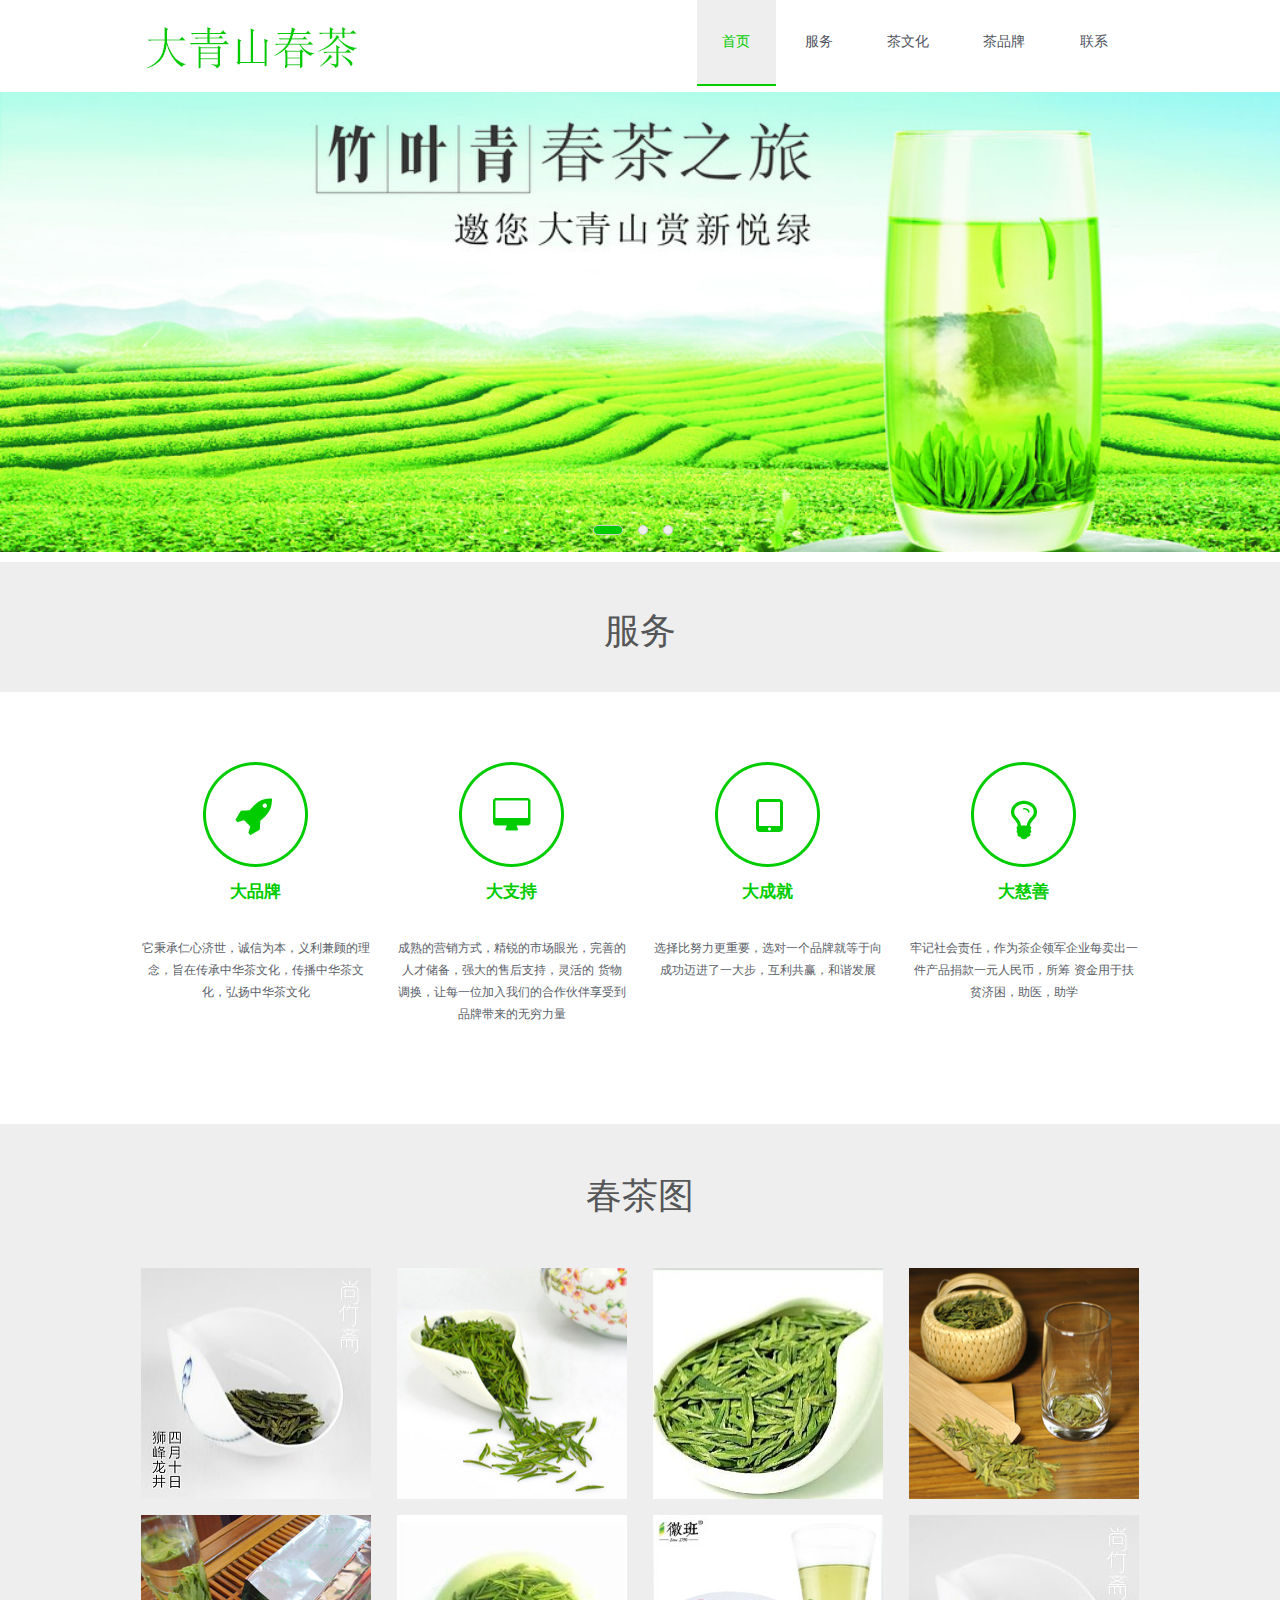
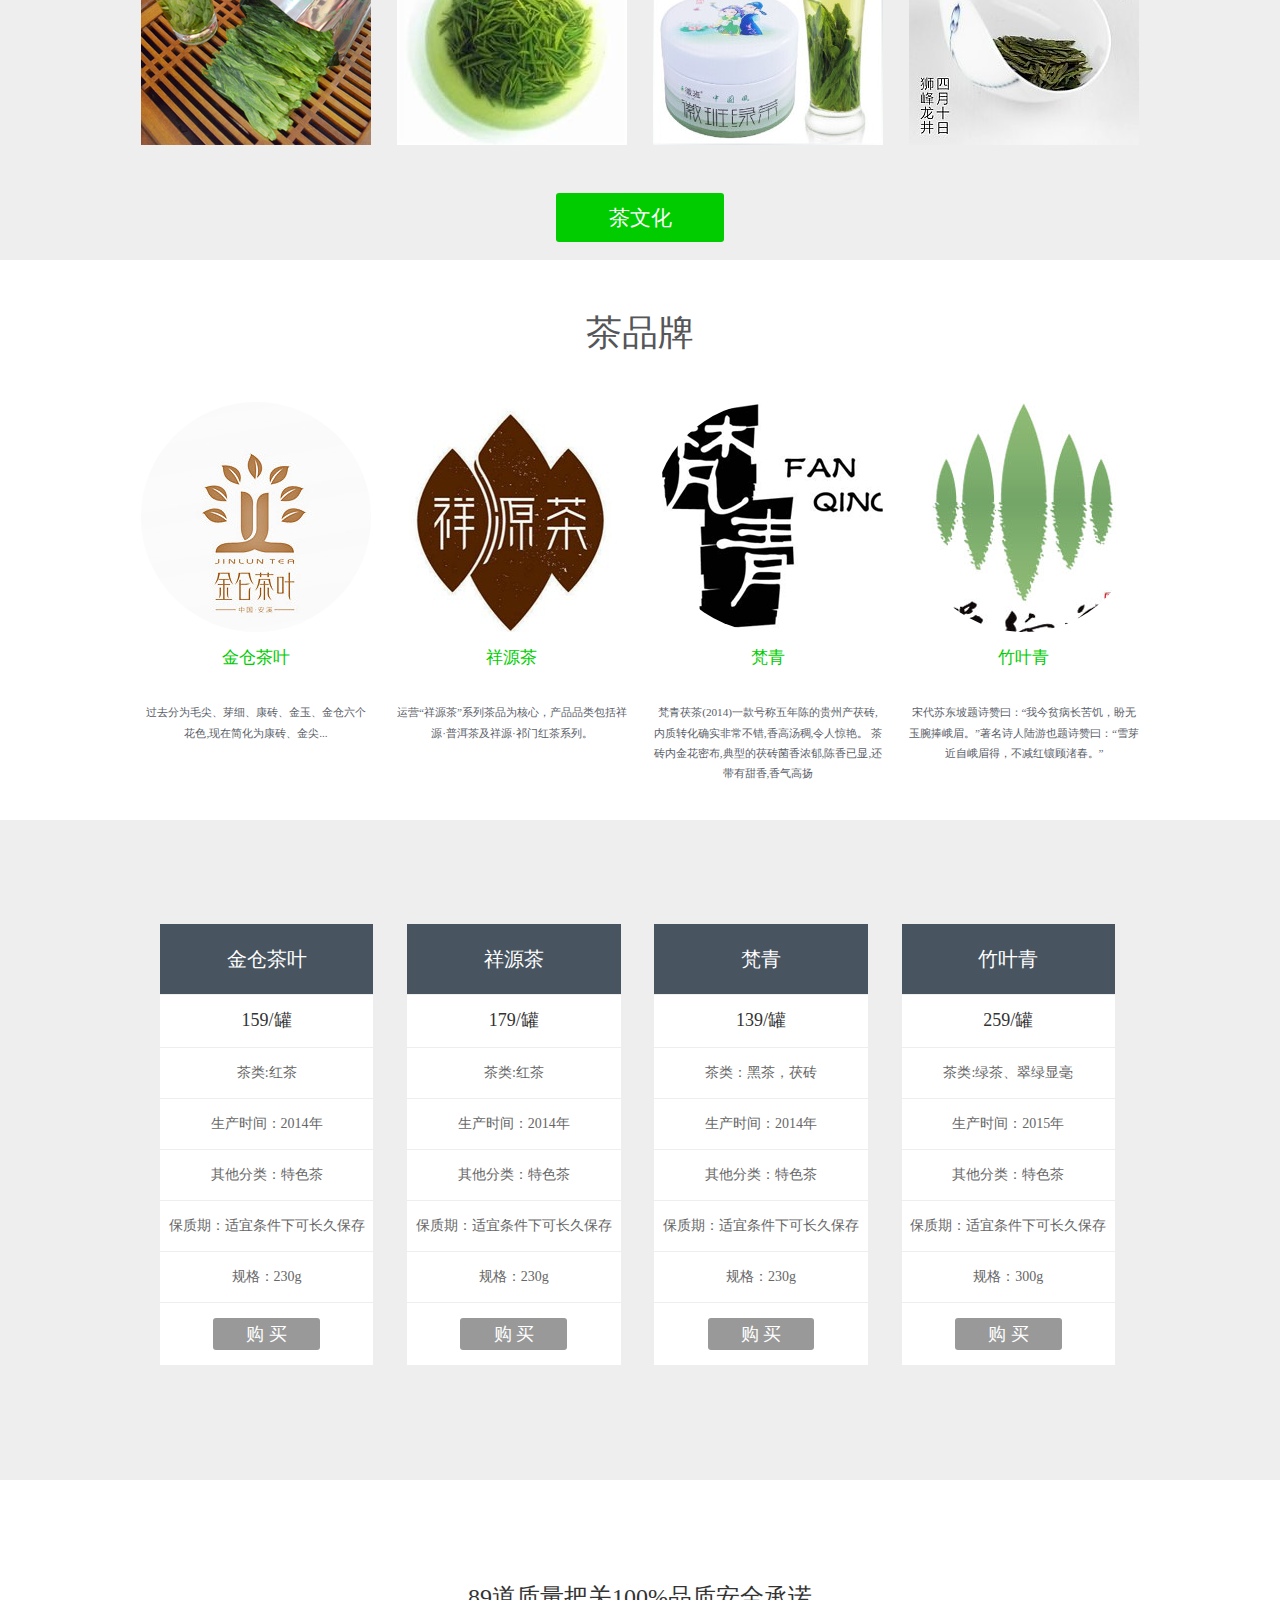
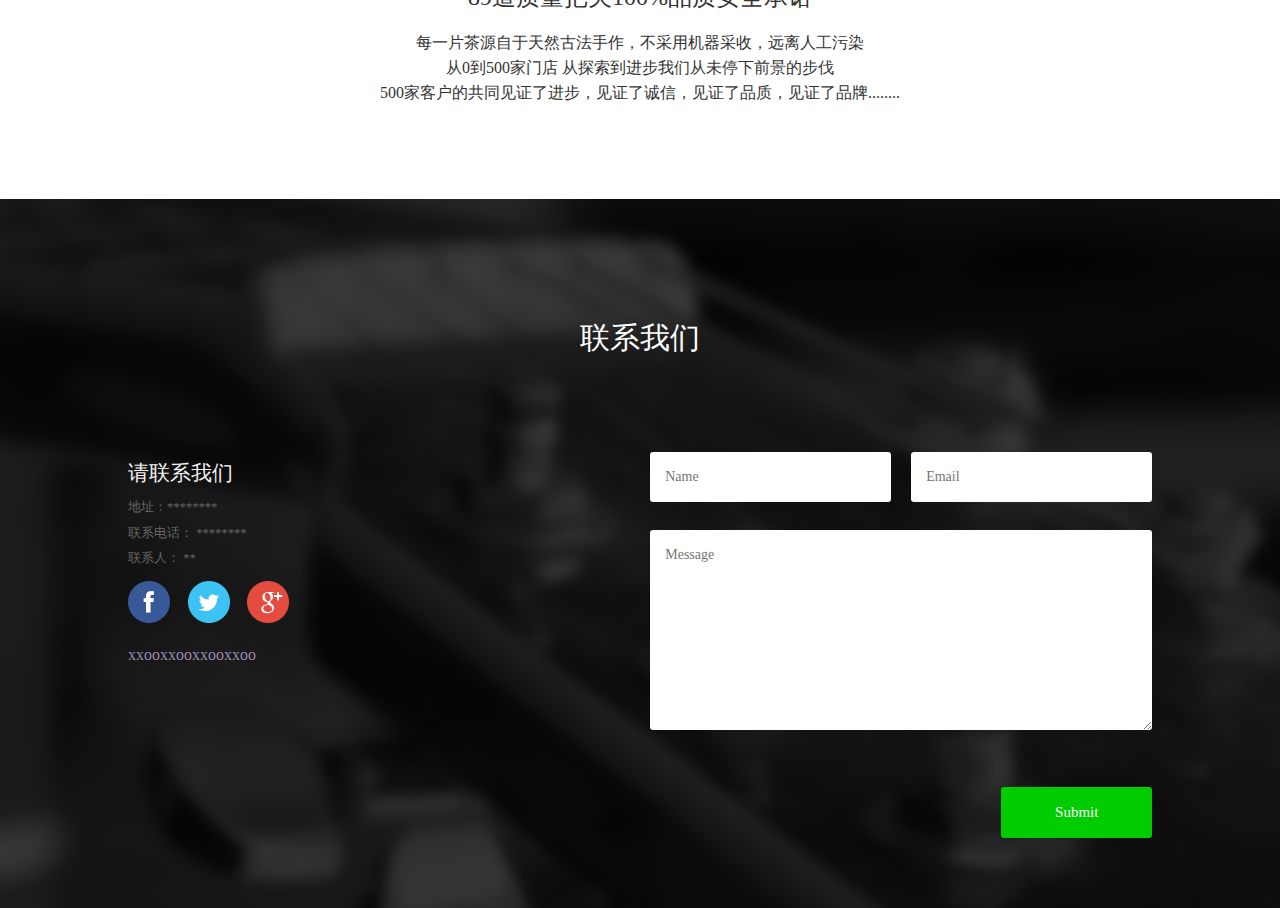
<file: chuncha/index.html>
<!DOCTYPE html >
<html>
<head>

<meta http-equiv="Content-Type" content="text/html; charset=utf-8" />
<meta http-equiv="X-UA-Compatible" content="IE=edge">
<!-- 手机端禁止屏幕缩放 -->
     <meta name="viewport" content="width=device-width, initial-scale=1, user-scalable=1"> 
 <!-- 重置样式  -->
	 <link href="css/reset.css" rel="stylesheet" type="text/css"  />   
	<!-- bootstrap  css 样式 -->
	<link href="css/bootstrap.css" rel="stylesheet" type="text/css"  /> 
	<script src="js/jquery-1.9.1.min.js" type="text/javascript" ></script> 
    <script src="js/bootstrap.min.js" type="text/javascript" ></script> 
    
    <link href="css/index.css" rel="stylesheet" type="text/css"  />
    <script src="js/index.js" type="text/javascript"></script>
<title>春茶</title>
</head>

<body>
	<!-- 头部开始 -->
	<nav class="header-bg" >
    	<div class="wrap container">
        	<div class="header">
            	<div class="logo fl">
                	<a href=""><img src="images/logo.png"  /></a>
                </div>
                <div class="nav fr">
                    <ul>
                        <li class="active"><a href="#nav0">首页</a></li>
                        <li><a href="#sv">服务</a></li>
                        <li><a href="#tn">茶文化</a></li>
                        <li><a href="#tp">茶品牌</a></li>
                        <li><a href="#lx">联系</a></li>
                    </ul>
				</div>
				
            </div>
        </div>
    </nav>
 <!--  轮播开始 -->
    <div class="carousel pic" id="nav0">
    	
            <ul id="wrap">
                <li  class="active"><a href="#"><img src="images/logo_1.png"  /></a></li>
                <li><a href="#"><img src="images/logo_2.png"  /></a></li>
                <li><a href="#"><img src="images/logo_3.png"  /></a></li>
            </ul>
            <div class="btn" id="btn">
                <span index = "0" class="active"></span>
                <span index = "1"></span>
                <span index = "2" class="mr"></span>
            </div>
    </div>
    <!--服务开始-->
    <div class="sevice" id="sv">
     <div class="serve"><h3>
                    <a href="#">服务</a>
                </h3></div>
    	<div class="wrap">

        	<div class="service-grids">
            
               

            	<ul>
                	<li>
                    	<div>
                        	<img src="images/round1.png" alt="round1" />
                            <h3>大品牌</h3>
                            <p>它秉承仁心济世，诚信为本，义利兼顾的理念，旨在传承中华茶文化，传播中华茶文化，弘扬中华茶文化</p>
                        </div>
                    </li>
                    <li>
                    	<div>
                        	<img src="images/round2.png" alt="round2" />
                            <h3>大支持</h3>
                            <p>成熟的营销方式，精锐的市场眼光，完善的人才储备，强大的售后支持，灵活的
                            货物调换，让每一位加入我们的合作伙伴享受到品牌带来的无穷力量</p>
                        </div>
                    </li>
                    <li>
                    	<div>
                        	<img src="images/round3.png" alt="round3" />
                            <h3>大成就</h3>
                            <p>选择比努力更重要，选对一个品牌就等于向成功迈进了一大步，互利共赢，和谐发展</p>
                        </div>
                    </li>
                    <li>
                    	<div>
                        	<img src="images/round4.png" alt="round4" />
                            <h3>大慈善</h3>
                            <p>牢记社会责任，作为茶企领军企业每卖出一件产品捐款一元人民币，所筹
                            资金用于扶贫济困，助医，助学</p>
                        </div>
                    </li>
                </ul>
            </div>
            
        </div>
    </div>
    <!--春茶图开始-->
    <div class="springtea-logo" id="tn">
    	<div class="wrap">
        	<div class="title">
            	<h3>
                	<a href="">春茶图</a>
                </h3>
            </div>
        	<ul>
                <li><a href=""><img src="images/gd1.png" /></a></li>
                <li><a href=""><img src="images/gd2.png" /></a></li>
                <li><a href=""><img src="images/gd3.png" /></a></li>
                <li><a href=""><img src="images/gd4.png" /></a></li>
                <li><a href=""><img src="images/gd5.png" /></a></li>
                <li><a href=""><img src="images/gd6.png" /></a></li>
                <li><a href=""><img src="images/gd7.png" /></a></li>
                <li><a href=""><img src="images/gd8.png" /></a></li>
            </ul>
            <div class="botton">
            	<span>
                	<a href="">茶文化</a>
                </span>
            </div>
        </div>        	
    </div>
    <!--茶品牌开始-->
    <div class="tea-brand" id="tp">
    	<div class="wrap">
        	<div class="title">
                <h3>
                    <a href="">茶品牌</a>
                </h3>
            </div>
            <ul>
                <li>
                    <div>
                    	<a href=""><span class="rollover"></span></a>
                        <img src="images/pic1.png" alt="pic1"  />
                        <h3>金仓茶叶</h3>
                        <p>过去分为毛尖、芽细、康砖、金玉、金仓六个花色,现在简化为康砖、金尖...</p>
                    </div>
                </li>
                <li>
                    <div>
                    	<a href=""><span class="rollover"></span></a>
                        <img src="images/pic2.png" alt="pic2"  />
                        <h3>祥源茶</h3>
                        <p>运营“祥源茶”系列茶品为核心，产品品类包括祥源·普洱茶及祥源·祁门红茶系列。</p>
                    </div>
                </li>
                <li>
                    <div>
                    	<a href=""><span class="rollover"></span></a>
                        <img src="images/pic3.png" alt="pic3"  />
                        <h3>梵青</h3>
                        <p>梵青茯茶(2014)一款号称五年陈的贵州产茯砖,内质转化确实非常不错,香高汤稠,令人惊艳。 茶砖内金花密布,典型的茯砖菌香浓郁,陈香已显,还带有甜香,香气高扬</p>
                    </div>
                </li>
                <li>
                    <div>
                    	<a href=""><span class="rollover"></span></a>
                        <img src="images/pic4.png" alt="pic4"  />
                        <h3>竹叶青</h3>
                        <p>宋代苏东坡题诗赞曰：“我今贫病长苦饥，盼无玉腕捧峨眉。”著名诗人陆游也题诗赞曰：“雪芽近自峨眉得，不减红镶顾渚春。”</p>
                    </div>
                </li>
            </ul>
        </div>
    	
    </div>
    <!--价格开始-->
    <div class="explain">
    	<div class="wrap">
        	<ul class="list-inline">
                <li>
                    <ul>
                        <li class="frist-list"><a  class="bg" href="">金仓茶叶</a></li>
                        <li><a class="pice" href="">159/罐</a></li>
                        <li><a href="">茶类:红茶</a></li>
                        <li><a href="">生产时间：2014年</a></li>
                        <li><a href="">其他分类：特色茶</a></li>
                        <li><a href="">保质期：适宜条件下可长久保存</a></li>
                        <li><a href="">规格：230g</a></li>
                        <li><input type="button" / value="购 买"></li>
                    </ul>
                </li>
                <li>
                    <ul>
                        <li class="frist-list"><a  class="bg" href="">祥源茶</a></li>
                        <li><a class="pice" href="">179/罐</a></li>
                        <li><a href="">茶类:红茶</a></li>
                        <li><a href="">生产时间：2014年</a></li>
                        <li><a href="">其他分类：特色茶</a></li>
                        <li><a href="">保质期：适宜条件下可长久保存</a></li>
                        <li><a href="">规格：230g</a></li>
                        <li><input type="button" / value="购 买"></li>
                    </ul>
                </li>
                <li>
                    <ul>
                        <li class="frist-list"><a  class="bg" href="">梵青</a></li>
                        <li><a class="pice" href="">139/罐</a></li>
                        <li><a href="">茶类：黑茶，茯砖</a></li>
                        <li><a href="">生产时间：2014年</a></li>
                        <li><a href="">其他分类：特色茶</a></li>
                        <li><a href="">保质期：适宜条件下可长久保存</a></li>
                        <li><a href="">规格：230g</a></li>
                        <li><input type="button" / value="购 买"></li>
                    </ul>
                </li>
                <li>
                    <ul>
                        <li class="frist-list"><a  class="bg" href="">竹叶青</a></li>
                        <li><a class="pice" href="">259/罐</a></li>
                        <li><a href="">茶类:绿茶、翠绿显毫</a></li>
                        <li><a href="">生产时间：2015年</a></li>
                        <li><a href="">其他分类：特色茶</a></li>
                        <li><a href="">保质期：适宜条件下可长久保存</a></li>
                        <li><a href="">规格：300g</a></li>
                        <li><input type="button" / value="购 买"></li>
                    </ul>
                </li>
        	</ul>
        </div>
    	
    </div>
    <!--说明开始-->
    <div class="sketch">
    	<div class="wrap">
        	<h3>89道质量把关100%品质安全承诺</h3>
            <p>	每一片茶源自于天然古法手作，不采用机器采收，远离人工污染<br />
            	从0到500家门店 从探索到进步我们从未停下前景的步伐<br />
                500家客户的共同见证了进步，见证了诚信，见证了品质，见证了品牌........
            </p>
        </div>
    </div>
    <!--联系我们开始-->
    <div class="contact" id="lx">
    	<div class="wrap">
        	<h2>联系我们</h2>
            <div class="contact-from">
            	<div class="para-contact">
                	<h4>请联系我们</h4>
                    <p>地址：********<br/>
                    	联系电话： ********<br />
                        联系人： **
                    </p>
                    <div class="social_2 social_3">
                    	<ul>
                        	<li class="facebook"><a href=""><span></span></a></li>
                            <li class="twitter"><a href=""><span></span></a></li>
                            <li class="google"><a href=""><span></span></a></li>
                        </ul>
                    </div>
                    <div class="copy">
                    	<p>
                        	xxooxxooxxooxxoo
                        </p>
                    </div>
                </div>
                <div class="from">
                	<form>
                    	<input class="fl" type="text" placeholder="Name" /><input class="fr" type="text" placeholder="Email"/>
                        <textarea value = "Message:" placeholder="Message"></textarea>
                        <input class="fr botton" type="submit"  />
                    </form>
                </div>
            </div>
        </div>
    </div>
</body>
</html>
</file>
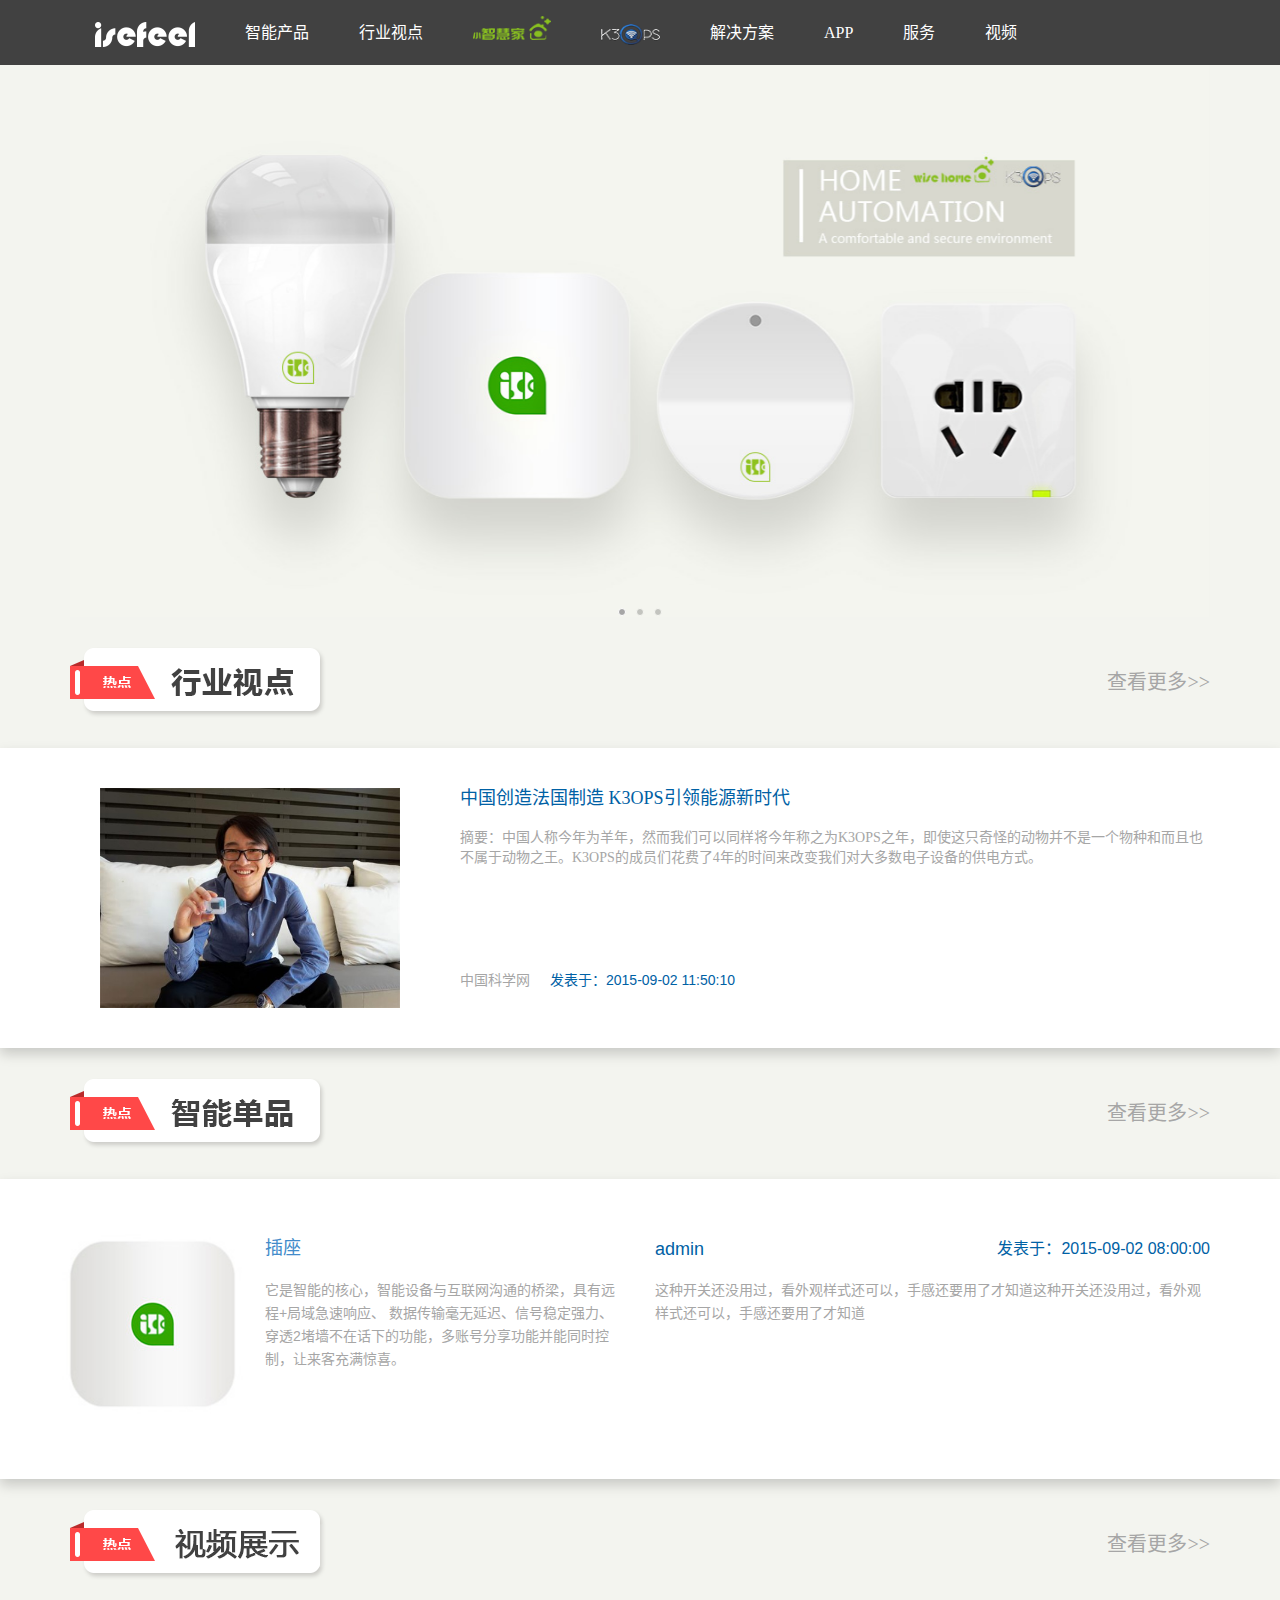
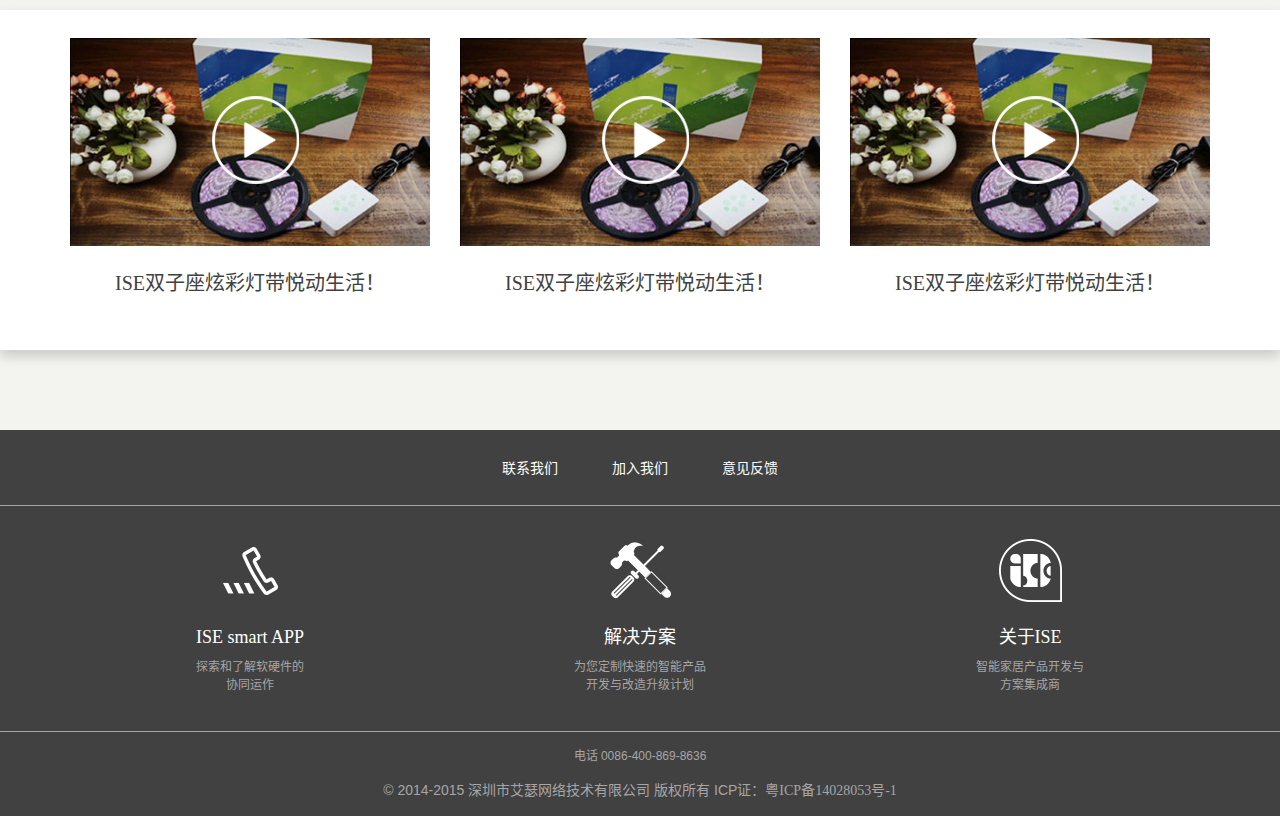
<file: MISE_WZ_ZH/index.html>
<!doctype html>
<html lang="zh-CN">
	<head>
		<meta charset="utf-8"/>
		<meta http-equiv="X-UA-Compatible" content="IE=Edge"/>
		<meta name="viewport" content="width=device-width, initial-scale=1"/> 
		<title>深圳市ISE网络技术有限公司</title>
		<link rel="shortcut icon" href="images/logo.ico">
		<link rel="stylesheet" href="css/bootstrap.css"/>
		<link rel="stylesheet" href="css/ise.css"/>
		<link rel="stylesheet" href="css/index.css"/>
		<link rel="stylesheet" href="css/header.css"/>
		<link rel="stylesheet" href="css/footer.css"/>
		<link rel="stylesheet" href="css/swiper.min.css"/>
		<script type="text/javascript" src="js/jquery-1.8.3.min.js"></script>
		<script type="text/javascript" src="js/swiper.min.js"></script>
		<script type="text/javascript" src="js/bootstrap.min.js"></script>
	</head>
	<body>
		<nav class="navbar navbar-default navbar-fixed-top" role="navigation">
			<div class="container">
				<div class="navbar-header">
					<button type="botton" class="navbar-toggle" data-toggle="collapse" data-target="#example-navbar-collapse">
						<span class="sr-only"></span>
						<span class="icon-bar"></span>
						<span class="icon-bar"></span>
						<span class="icon-bar"></span>
					</button>
					<a href="index.html" class="nav-brand">
						<img src="images/logo.png">
					</a>
				</div>
				<div class="collapse navbar-collapse" id="example-navbar-collapse">
					<ul class="nav navbar-nav">
						<li>
							<a href="product.html">智能产品</a>
						</li>
						<li>
							<a href="industry.html">行业视点</a>
						</li>
						<li>
							<a href="smallhome.html"><img src="images/logoico.png"/></a>
						</li>
						<li>
							<a href="k3ops.html"><img src="images/k3ops.png" alt=""></a>
						</li>
						<li>
							<a href="solution.html">解决方案</a>
						</li>
						<li>
							<a href="app.html">APP</a>
						</li>
						<li>
							<a href="service.html">服务</a>
						</li>
						<li>
							<a href="video.html">视频</a>
						</li>
					</ul>
				</div>
			</div>
		</nav>
		<div class="container lunbo">
			<div class="swiper-container">
			    <div class="swiper-wrapper">
				    <div class="swiper-slide">
					   <img src="images/homeproductcarousel1.jpg" class="img-responsive"/>
				    </div>
				    <div class="swiper-slide">
					   <img src="images/homeproductcarousel2.jpg" class="img-responsive"/>
				    </div>
				    <div class="swiper-slide">
					   <img src="images/homeproductcarousel3.jpg" class="img-responsive"/>
				    </div>
			    </div>
			    <div class="swiper-pagination"></div>
		    </div>
		</div>
		<div class="container industeryview">
			<div class="industeryview-l">
				<img src="images/industryview.png" class="img-responsive">
			</div>
			<div class="industeryview-r">
				<a href="industry.html" class="chakan">查看更多>></a>
			</div>
		</div>
		<div class="industeryviewcontainer">
		    <div class="container">
		        <div class="row">
		        	<div class="col-md-4 industeryviewcontainer-l">
		        		<a href="industrydetail.html">
		        			<img src="images/55d6d6c2532aa.jpg" class="viewimg img-responsive"/>
		        		</a>
		        	</div>
		        	<div class="col-md-8 industeryviewcontainer-r">
		        		<div class="industeryviewcontainer-r-one">
		        			<a href="industrydetail.html" target="_blank">中国创造法国制造 K3OPS引领能源新时代</a>
		        		</div>
		        		<div class="industeryviewcontainer-r-two">
		        			<a href="" target="_blank"> 摘要：中国人称今年为羊年，然而我们可以同样将今年称之为K3OPS之年，即使这只奇怪的动物并不是一个物种和而且也不属于动物之王。K3OPS的成员们花费了4年的时间来改变我们对大多数电子设备的供电方式。
                            </a>
		        		</div>
		        		<div class="industeryviewcontainer-r-three">
		        			<span>中国科学网</span><span>发表于：2015-09-02 11:50:10</span>
		        		</div>
		        	</div>
		        </div>
		    </div>
		</div>
		<div class="container intellectualproducts">
			<div class="industeryview-l">
				<img src="images/smartproducts.png" class="img-responsive"/>
			</div>
			<div class="industeryview-r">
				<a href="product.html" class="chakan">查看更多>></a>
			</div>
		</div>
		<div class="intellectualproductscontainer">
			<div class="container">
				<div class="row">
					<div class="col-md-6 products">
						<div class="col-md-4 productsimg">
							<a href="productdetail.html">
								<img src="images/gateway.jpg" class="img-responsive"/>
							</a>
						</div>
						<div class="col-md-8 productstxt">
							<h4>
								<a href="productdetail.html">插座</a>
							</h4>
							<p>它是智能的核心，智能设备与互联网沟通的桥梁，具有远程+局域急速响应、 数据传输毫无延迟、信号稳定强力、 穿透2堵墙不在话下的功能，多账号分享功能并能同时控制，让来客充满惊喜。</p>
						</div>
					</div>
					<div class="col-md-6">
						<div class="pcomments1">
							<span>admin</span>
							<span>发表于：2015-09-02 08:00:00</span>
						</div>
						<div class="pcomments2">
							<p>这种开关还没用过，看外观样式还可以，手感还要用了才知道这种开关还没用过，看外观样式还可以，手感还要用了才知道</p>
						</div>
					</div>
				</div>
			</div>
		</div>
		<div class="container intellectualproducts">
			<div class="industeryview-l">
				<img src="images/videoshow.png" class="img-responsive"/>
			</div>
			<div class="industeryview-r">
				<a href="video.html" class="chakan">查看更多>></a>
			</div>
		</div>
		<div class="videoshows">
			<div class="container">
				<div class="row">
					<div class="col-md-4 video">
						<a href="videoplay.html" target="_blank">
							<div class="videohover">
								<img src="images/20151212111252_635.jpg" class="videoimg img-responsive"/>
								<img src="images/videoplay.png" class="video_play"/>
							</div>
							<p>ISE双子座炫彩灯带悦动生活！</p>
						</a>
					</div>
					<div class="col-md-4 video">
						<a href="videoplay.html" target="_blank">
							<div class="videohover">
								<img src="images/20151212111252_635.jpg" class="videoimg img-responsive"/>
								<img src="images/videoplay.png" class="video_play"/>
							</div>
							<p>ISE双子座炫彩灯带悦动生活！</p>
						</a>
					</div>
					<div class="col-md-4 video">
						<a href="videoplay.html" target="_blank">
							<div class="videohover">
								<img src="images/20151212111252_635.jpg" class="videoimg img-responsive"/>
								<img src="images/videoplay.png" class="video_play"/>
							</div>
							<p>ISE双子座炫彩灯带悦动生活！</p>
						</a>
					</div>
				</div>
			</div>
		</div>
		<div class="footer">
		    <div class="footer-one">
		    	<div class="container footer1">
					<a href="contactus.html">联系我们</a>
					<a href="joinus.html">加入我们</a>
					<a href="feedback.html">意见反馈</a>
				</div>
		    </div>
			<div class="footer-two">
				<div class="container footer2">
					<div class="row">
						<div class="col-md-4 footer22 footer221">
							<ul>
								<li>
									<a href="app.html">
										<img src="images/phone.png"/>
									</a>
								</li>
								<li>
									<h4>
										<a href="app.html">ISE smart APP</a>
									</h4>
								</li>
								<li>
									<p>探索和了解软硬件的</p>
								</li>
								<li>
									<p>协同运作</p>
								</li>
							</ul>
						</div>
						<div class="col-md-4 footer22 footer222">
							<ul>
								<li>
									<a href="solution.html">
										<img src="images/set.png"/>
									</a>
								</li>
								<li>
									<h4>
										<a href="solution.html">解决方案</a>
									</h4>
								</li>
								<li>
									<p>为您定制快速的智能产品</p>
								</li>
								<li>
									<p>开发与改造升级计划</p>
								</li>
							</ul>
						</div>
						<div class="col-md-4 footer22">
							<ul>
								<li>
									<a href="aboutus.html">
										<img src="images/ise.png"/>
									</a>
								</li>
								<li>
									<h4>
										<a href="aboutus.html">关于ISE</a>
									</h4>
								</li>
								<li>
									<p>智能家居产品开发与</p>
								</li>
								<li>
									<p>方案集成商</p>
								</li>
							</ul>
						</div>
					</div>
				</div>
			</div>
			<div class="container footer3">
				<p>电话 0086-400-869-8636</p>
				<p style="font-size:14px;margin-top:15px;">© 2014-2015 深圳市艾瑟网络技术有限公司 版权所有 ICP证：<a target="_blank" href="http://www.miitbeian.gov.cn/">粤ICP备14028053号-1</a></p>
			</div>
		</div>
		<script type="text/javascript">
            var mySwiper = new Swiper('.swiper-container',{
            	loop: true,
            	autoplay: 5000,
            	pagination: '.swiper-pagination',
            })
		</script>
	</body>
</html>
</file>
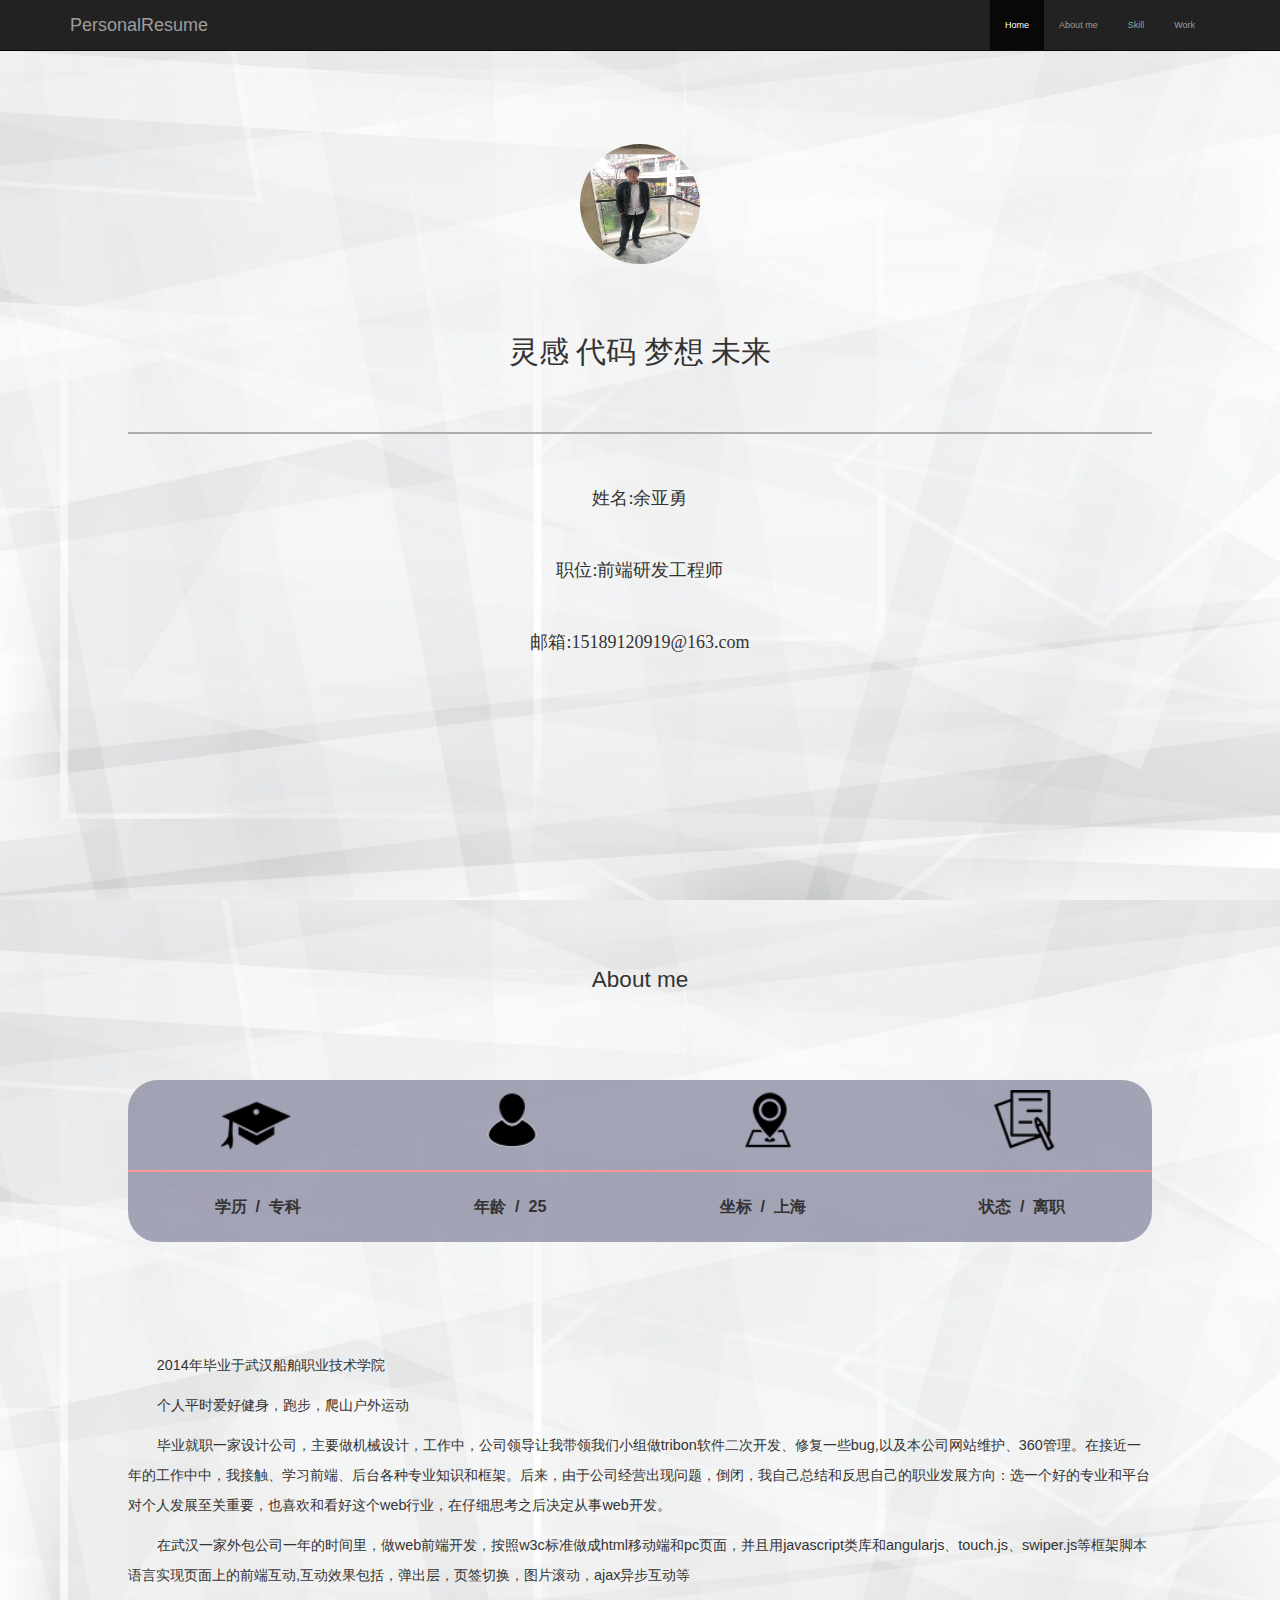
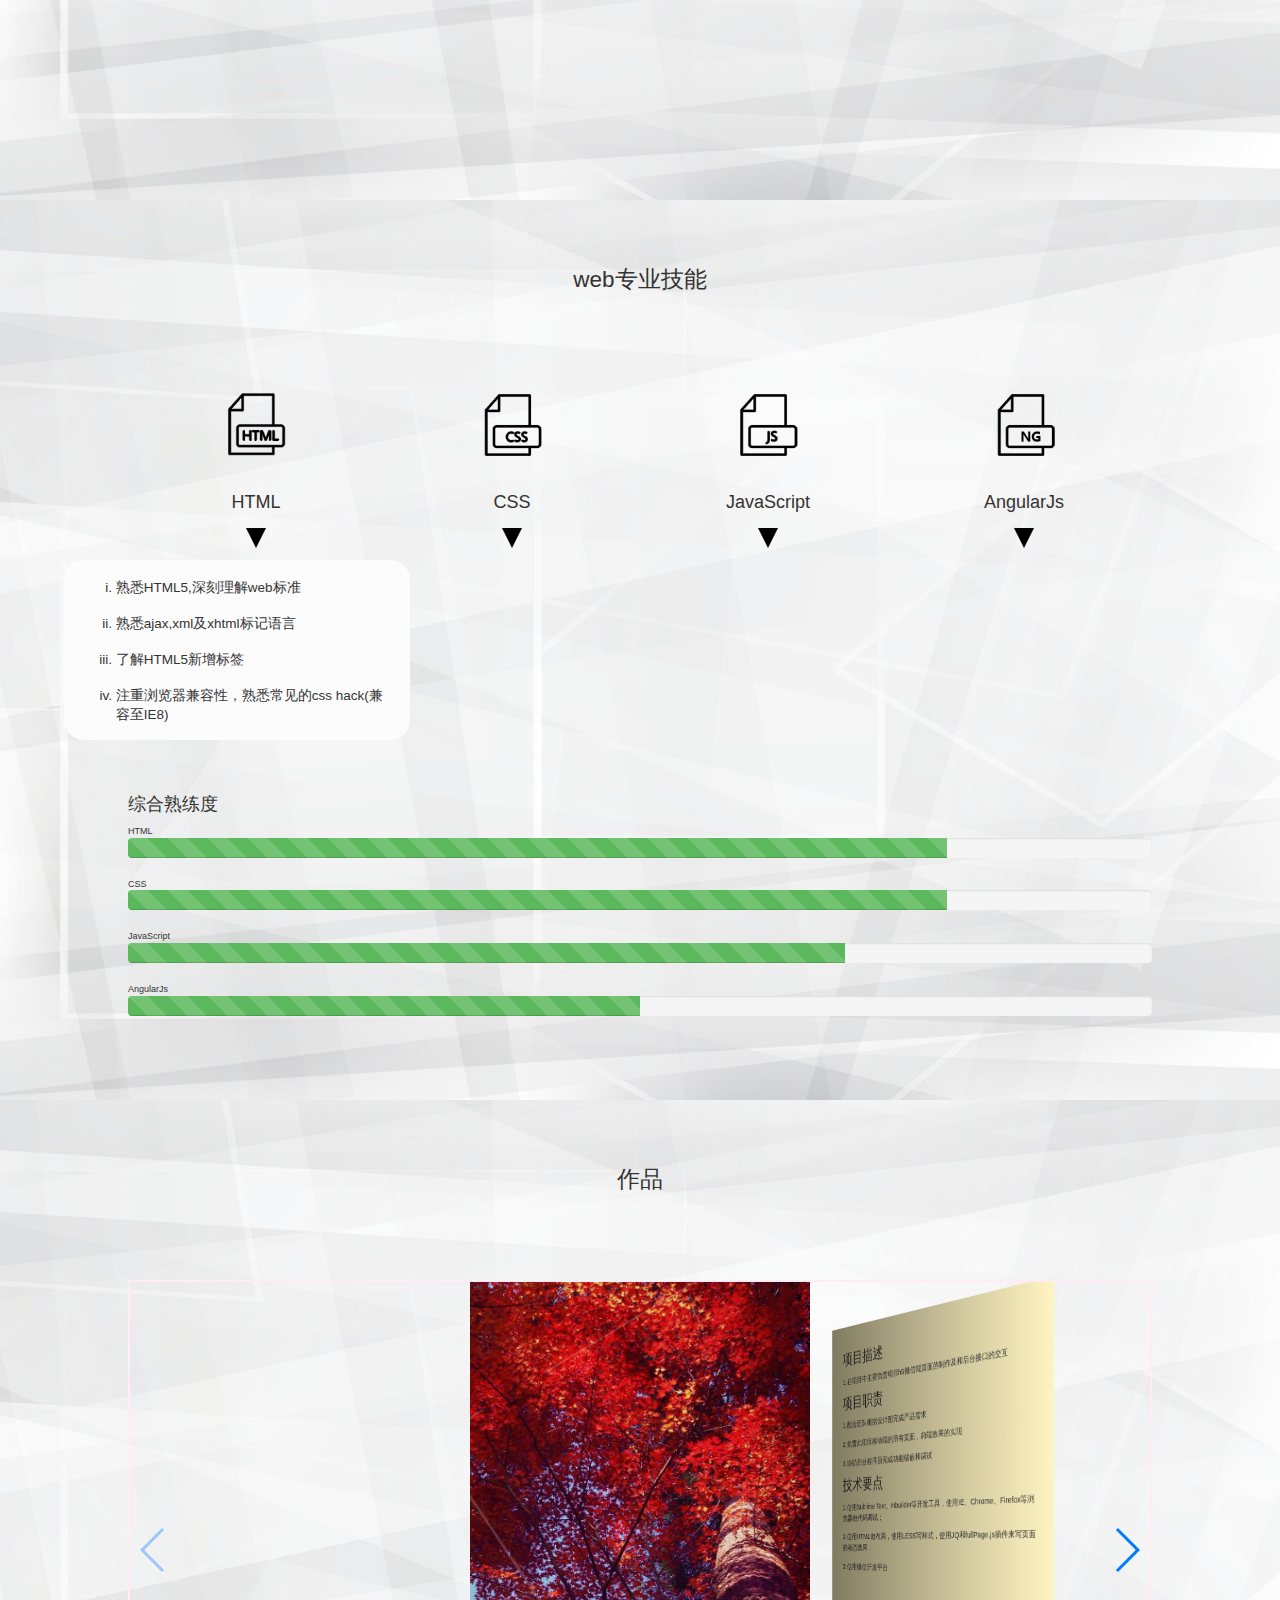
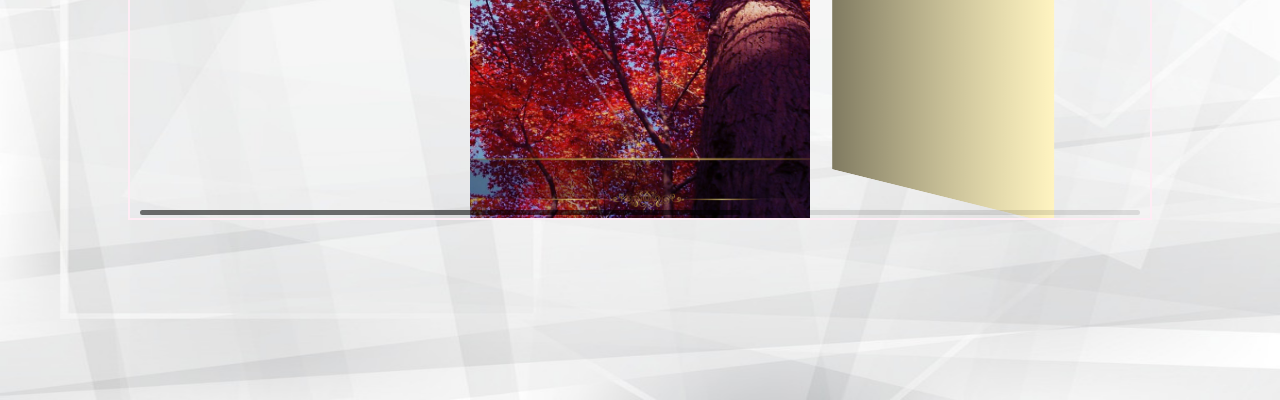
<file: PR/index.html>
<!DOCTYPE html>
<html>
	<head>
		<meta charset="UTF-8">
		<title>PersonalResume</title>
		<link rel="stylesheet" type="text/css" href="css/bootstrap.min.css" />
		<link rel="stylesheet" type="text/css" href="css/mainpr.css" />
		<link rel="stylesheet" type="text/css" href="css/swiper.min.css" />
		<link rel="stylesheet" type="text/css" href="css/animate.min.css" />
	</head>

	<body>
		<div id="wrap">
			<div class="navbar navbar-fixed-top navbar-inverse" role="navigation">
				<div class="container">
					<div class="navbar-header">
						<button type="button" class="navbar-toggle" data-toggle="collapse" data-target=".navbar-collapse">
						<span class="sr-only">Toggle navigation</span>
						<span class="icon-bar"></span>
						<span class="icon-bar"></span>
						<span class="icon-bar"></span>
					</button>
						<a href="##" class="navbar-brand">PersonalResume</a>
					</div>
					<div class="collapse navbar-collapse" role="menu" style="overflow: hidden;">
						<ul class="nav navbar-nav" style="float: right;">
							<li class="active">
								<a href="#home">Home</a>
							</li>
							<li>
								<a href="#aboutme">About me</a>
							</li>
							<li>
								<a href="#skill">Skill</a>
							</li>
							<li>
								<a href="#works">Work</a>
							</li>
						</ul>
					</div>
				</div>
			</div>
			<div class="allwrap" id="home">
				<img src="img/sun.jpg" class="home_sun" />
				<h2>灵感 代码 梦想 未来</h2>
				<span class="home_span"></span>
				<p>姓名:余亚勇</p>
				<p>职位:前端研发工程师</p>
				<p>邮箱:15189120919@163.com</p>
			</div>
			<div class="allwrap" id="aboutme">
				<p class="title">About me</p>
				<div class="aboutme_bg">
					<img src="img/download.png" alt="" />
					<img src="img/download-1.png" alt="" />
					<img src="img/download-5.png" alt="" />
					<img src="img/download-8.png" alt="" />
				</div>
				<div class="aboutme_word">
					<div>学历&nbsp;&nbsp;/&nbsp;&nbsp;专科</div>
					<div>年龄&nbsp;&nbsp;/&nbsp;&nbsp;25</div>
					<div>坐标&nbsp;&nbsp;/&nbsp;&nbsp;上海</div>
					<div>状态&nbsp;&nbsp;/&nbsp;&nbsp;离职</div>
				</div>
				<div class="aboutme_js" style="width: 80%;height: 30%;position: absolute;top: 50%;left: 10%;">
					<p>2014年毕业于武汉船舶职业技术学院</p>
					<p>个人平时爱好健身，跑步，爬山户外运动</p>
					<p>毕业就职一家设计公司，主要做机械设计，工作中，公司领导让我带领我们小组做tribon软件二次开发、修复一些bug,以及本公司网站维护、360管理。在接近一年的工作中中，我接触、学习前端、后台各种专业知识和框架。后来，由于公司经营出现问题，倒闭，我自己总结和反思自己的职业发展方向：选一个好的专业和平台对个人发展至关重要，也喜欢和看好这个web行业，在仔细思考之后决定从事web开发。</p>
					<p>在武汉一家外包公司一年的时间里，做web前端开发，按照w3c标准做成html移动端和pc页面，并且用javascript类库和angularjs、touch.js、swiper.js等框架脚本语言实现页面上的前端互动,互动效果包括，弹出层，页签切换，图片滚动，ajax异步互动等</p>
				</div>
			</div>
			<div class="allwrap" id="skill">
				<div class="title">web专业技能</div>
				<div class="skilltop">
					<img src="img/download-3.png" alt="" class="skilltopimg" />
					<img src="img/download-2.png" alt="" class="skilltopimg" />
					<img src="img/download-4.png" alt="" class="skilltopimg" />
					<img src="img/download-6.png" alt="" class="skilltopimg" />
				</div>
				<div class="skillword">
					<div>HTML</div>
					<div>CSS</div>
					<div>JavaScript</div>
					<div>AngularJs</div>
				</div>
				<div class="skillbottom">
					<img src="img/download-7.png" alt="" class="skillb" />
					<img src="img/download-7.png" alt="" class="skillb" />
					<img src="img/download-7.png" alt="" class="skillb" />
					<img src="img/download-7.png" alt="" class="skillb" />
				</div>
				<div class="skilljs">
					<div class="skilljsword" style="display: block;">
						<ol type="i" class="skillol">
							<li>熟悉HTML5,深刻理解web标准</li>
							<li>熟悉ajax,xml及xhtml标记语言</li>
							<li>了解HTML5新增标签</li>
							<li>注重浏览器兼容性，熟悉常见的css hack(兼容至IE8)</li>
						</ol>
					</div>
					<div class="skilljsword">
						<ol type="i" class="skillol">
							<li>熟悉CSS3以及新属性</li>
							<li>掌握bootstrap框架以及jade的应用</li>
							<li>熟练应用css预编译器Less及Sass</li>
						</ol>
					</div>
					<div class="skilljsword">
						<ol type="i" class="skillol">
							<li>熟练使用js编写原生代码</li>
							<li>了解js面向对象技巧，了解原型链、继承等</li>
							<li>熟悉jQuery等主流js框架</li>
							<li>能够实现DOM处理、Ajax事件及交互</li>
						</ol>
					</div>
					<div class="skilljsword">
						<ol type="i" class="skillol">
							<li>熟悉touch.js、swiper.js等第三方库</li>
							<li>了解angularjs框架及相关应用</li>
							<li>了解微信公众号开发流程相关应用</li>
						</ol>
					</div>

				</div>
				<div class="proficiency" style="position: absolute;top: 65%;width: 80%;left: 10%;">
					<h4>综合熟练度</h4>
					<span>HTML</span>
					<div class="progress progress-striped active">
						<div class="progress-bar progress-bar-success" role="progressbar" aria-valuenow="60" aria-valuemin="0" aria-valuemax="100" style="width: 80%;">
							<span class="sr-only">40% 完成</span>
						</div>
					</div>
					<span>CSS</span>
					<div class="progress progress-striped active">
						<div class="progress-bar progress-bar-success" role="progressbar" aria-valuenow="60" aria-valuemin="0" aria-valuemax="100" style="width: 80%;">
							<span class="sr-only">40% 完成</span>
						</div>
					</div>
					<span>JavaScript</span>
					<div class="progress progress-striped active">
						<div class="progress-bar progress-bar-success" role="progressbar" aria-valuenow="60" aria-valuemin="0" aria-valuemax="100" style="width: 70%;">
							<span class="sr-only">40% 完成</span>
						</div>
					</div>
					<span>AngularJs</span>
					<div class="progress progress-striped active">
						<div class="progress-bar progress-bar-success" role="progressbar" aria-valuenow="60" aria-valuemin="0" aria-valuemax="100" style="width: 50%;">
							<span class="sr-only">40% 完成</span>
						</div>
					</div>
				</div>
			</div>
			<div class="allwrap" id="works">
				<div class="title">作品</div>
				<div class="swiper-container">
					<div class="swiper-wrapper">
						<div class="swiper-slide">
							<div class="worksbutton">
								<a href="https://fsxiaoyu.github.io/itim/%E6%9E%AB%E5%8F%B6/"><button type="button" class="btn-primary">枫叶</button></a>
							</div>
							<img src="img/bg01.jpg" class="worksimg" />
						</div>
						<div class="swiper-slide" style="background-color: #FFF4C1;overflow: scroll;padding: 20px;">
							<h4>项目描述</h4>
							<p>1.在项目中主要负责项目h5微信端页面的制作及和后台接口的交互</p>
							<h4>项目职责</h4>
							<p>1.配合团队根据设计图完成产品需求</p>
							<p>2.负责此项目移动端的所有页面，前端效果的实现</p>
							<p>3.协助后台程序员完成功能镶嵌和调试</p>
							<h4>技术要点</h4>
							<p>1.使用Sublime Text、Hbuilder等开发工具，使用IE、Chrome、Firefox等浏览器做代码调试；</p>
							<p>2.使用HTML做布局，使用LESS写样式，使用JQ和fullPage.js插件来写页面的动态效果；</p>
							<p>3.使用微信开发平台</p>
						</div>
						<div class="swiper-slide">
							<div class="worksbutton">
								<a href="http://m.quanminzhufang.com"><button type="button" class="btn-primary">全民住房</button></a>
							</div>
							<img src="img/bg02.jpg" class="worksimg" />
						</div>
						<div class="swiper-slide" style="background-color: #FFF4C1;overflow: scroll;padding: 20px;">
							<h3>全民住房</h3>
							<h4>项目职责</h4>
							<p>1.静态页面的搭建以及前后端数据的交互</p>
							<h4>项目技术：</h4>
							<p>1.主要使用Angularjs进行WebApp的开发，其次用HTML+CSS进行页面的排版布局，其中也涉及H5+CSS3的应用。</p>
							<p>2.这款WebApp主要运行在微信端。已上线：微信中打开http://m.quanminzhufang.com或者在Chorme模拟器中打开浏览</p>
							<h4>技术难点</h4>
							<p>1.路由的跳转时的对应关系</p>
							<p>2.$http中数据的调用与处理，提取指定的信息</p>
							<p>3.自定义指令的扩充，且要在主js里面把自定义指令的名称填写进去</p>
							<p>4.angular中的ng-repeat循环</p>
							<p>5.angular中的ng-class增加class名称</p>
							<p>6.angular中的ng-click点击事件，对应的函数</p>
							
						</div>
						<div class="swiper-slide workslx" style="background-color: #FFF4C1;padding-top: 15%;">
							<h4>联系方式</h4>
							<p>电话:15189120919</p>
							<p>邮箱:15189120919@163.com</p>
							<h4 style="margin-top: 20%;">让我们</h4>
							<h4>相互选择，相互信任</h4>
							<h4>用自己喜欢的方式度过一生</h4>
						</div>
					</div>
					<div class="swiper-button-prev"></div>
					<div class="swiper-button-next"></div>
					<div class="swiper-scrollbar"></div>
				</div>
			</div>
		</div>
	</body>
	<script src="http://libs.baidu.com/jquery/2.0.0/jquery.min.js"></script>
	<script src="js/swiper.min.js" type="text/javascript" charset="utf-8"></script>
	<script src="js/mainpr.js" type="text/javascript" charset="utf-8"></script>

</html>
</file>
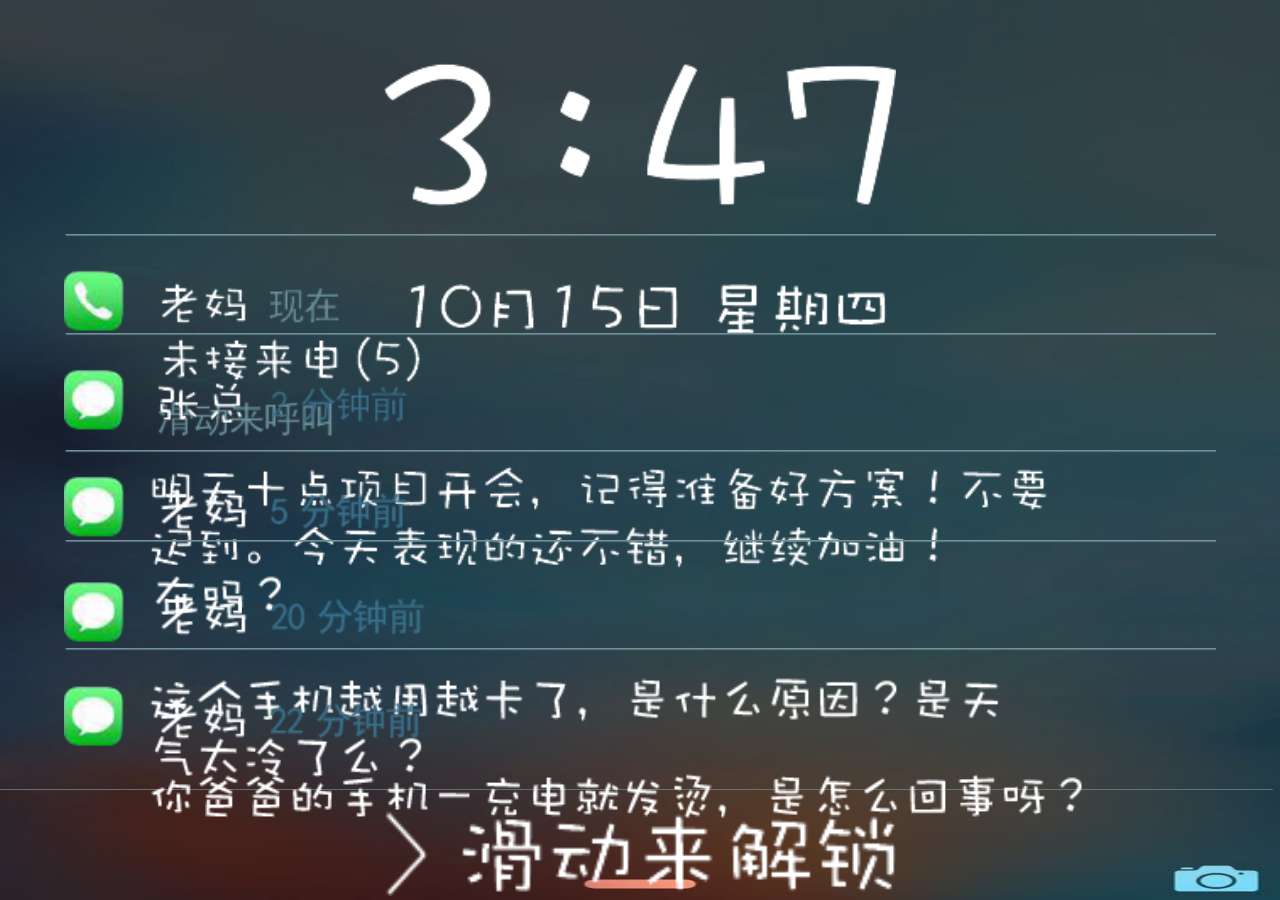
<file: itim/无忧专家保/index.htm>
<!DOCTYPE html>
<html>

	<head>
		<meta http-equiv="Content-Type" content="text/html; charset=UTF-8">
		<meta charset="utf-8">
		<meta name="viewport" content="width=640, user-scalable=no, target-densitydpi=device-dpi">
		<title>父母的电话你会忘了接吗？</title>
		<link rel="stylesheet" href="css/reset.css" tppabs="http://www.uzoom.com.cn/weih5/wuyoui/css/reset.css">
		<link rel="stylesheet" href="css/animate.min.css" tppabs="http://www.uzoom.com.cn/weih5/wuyoui/css/animate.min.css">
		<link id="sheet" rel="stylesheet" href="css/style.css" tppabs="http://www.uzoom.com.cn/weih5/wuyoui/css/style.css">

		<body>

			<audio style="display: none" src="img/message.mp3" tppabs="http://www.uzoom.com.cn/weih5/wuyoui/images/message.mp3" id="audio_1" preload="auto"></audio>
			<!-- load 加载 -->
			<div class="page-loading">
				<ul class="border">
					<li></li>
					<li></li>
					<li></li>
					<li></li>
				</ul>
			</div>

			<div class="wrap">
				<!--首页-->
				<section class="page index page_1">
					<img src="img/bg1.png" tppabs="http://www.uzoom.com.cn/weih5/wuyoui/img/bg1.png" class="bg_0">
					<img src="img/img1.png" tppabs="http://www.uzoom.com.cn/weih5/wuyoui/img/img1.png" class="img1">
					<img src="img/img2.png" tppabs="http://www.uzoom.com.cn/weih5/wuyoui/img/img2.png" class="img2">
					<img src="img/img3.png" tppabs="http://www.uzoom.com.cn/weih5/wuyoui/img/img3.png" class="img3">
					<img src="img/img4.png" tppabs="http://www.uzoom.com.cn/weih5/wuyoui/img/img4.png" class="img4">
					<img src="img/img5.png" tppabs="http://www.uzoom.com.cn/weih5/wuyoui/img/img5.png" class="img5">
					<img src="img/img6.png" tppabs="http://www.uzoom.com.cn/weih5/wuyoui/img/img6.png" class="img6">
					<img src="img/img7.png" tppabs="http://www.uzoom.com.cn/weih5/wuyoui/img/img7.png" class="img7">

				</section>

				<!--第二页-->
				<section class="page page_2">
					<img src="img/bg2.png" tppabs="http://www.uzoom.com.cn/weih5/wuyoui/img/bg2.png" class="bg_0">
					<img src="img/img8.png" tppabs="http://www.uzoom.com.cn/weih5/wuyoui/img/img8.png" class="img8">
					<!-- 				<img src="img/img8.png" class="img8">
				<img src="img/img9.png" class="img9">				
				<img src="img/img10.png" class="img10">
				<img src="img/img11.png" class="img11"> -->
					<img src="img/img12.png" tppabs="http://www.uzoom.com.cn/weih5/wuyoui/img/img12.png" class="img12">
					<img src="img/img13.png" tppabs="http://www.uzoom.com.cn/weih5/wuyoui/img/img13.png" class="img13">
					<img src="img/img14.png" tppabs="http://www.uzoom.com.cn/weih5/wuyoui/img/img14.png" class="img14">
					<img src="img/img15.png" tppabs="http://www.uzoom.com.cn/weih5/wuyoui/img/img15.png" class="img15">
					<img src="img/img16.png" tppabs="http://www.uzoom.com.cn/weih5/wuyoui/img/img16.png" class="img16">
					<img class="icon" src="img/icon_up.png" tppabs="http://www.uzoom.com.cn/weih5/wuyoui/img/icon_up.png" />
				</section>

				<!--第三页-->
				<section class="page page_3">
					<img src="img/bg3.png" tppabs="http://www.uzoom.com.cn/weih5/wuyoui/img/bg3.png" class="bg_0">
					<img src="img/img17.jpg" tppabs="http://www.uzoom.com.cn/weih5/wuyoui/img/img17.jpg" class="img17jpg">
					<img src="img/img17.png" tppabs="http://www.uzoom.com.cn/weih5/wuyoui/img/img17.png" class="img17">
					<img src="img/img17_1.png" tppabs="http://www.uzoom.com.cn/weih5/wuyoui/img/img17_1.png" class="img17_1">
					<img src="img/img18.png" tppabs="http://www.uzoom.com.cn/weih5/wuyoui/img/img18.png" class="img18">
					<img src="img/img19.png" tppabs="http://www.uzoom.com.cn/weih5/wuyoui/img/img19.png" class="img19">
					<img src="img/img20.png" tppabs="http://www.uzoom.com.cn/weih5/wuyoui/img/img20.png" class="img20">
					<img src="img/img21.png" tppabs="http://www.uzoom.com.cn/weih5/wuyoui/img/img21.png" class="img21">
					<img src="img/img22.png" tppabs="http://www.uzoom.com.cn/weih5/wuyoui/img/img22.png" class="img22">
					<img class="icon" src="img/icon_up.png" tppabs="http://www.uzoom.com.cn/weih5/wuyoui/img/icon_up.png" />
				</section>
				<!--第四页-->
				<section class="page page_4">
					<img src="img/bg.jpg" tppabs="http://www.uzoom.com.cn/weih5/wuyoui/img/bg.jpg" class="bg_0">
					<img src="img/img23.png" tppabs="http://www.uzoom.com.cn/weih5/wuyoui/img/img23.png" class="img23">
					<img src="img/img23_1.png" tppabs="http://www.uzoom.com.cn/weih5/wuyoui/img/img23_1.png" class="img23_1">
					<img src="img/img24.png" tppabs="http://www.uzoom.com.cn/weih5/wuyoui/img/img24.png" class="img24">
					<img class="icon" src="img/icon_up.png" tppabs="http://www.uzoom.com.cn/weih5/wuyoui/img/icon_up.png" />
				</section>
				<!--第五页-->
				<section class="page page_5">
					<img src="img/bg3.png" tppabs="http://www.uzoom.com.cn/weih5/wuyoui/img/bg3.png" class="bg_0">
					<img src="img/img25.png" tppabs="http://www.uzoom.com.cn/weih5/wuyoui/img/img25.png" class="img25">
					<img src="img/img26.png" tppabs="http://www.uzoom.com.cn/weih5/wuyoui/img/img26.png" class="img26">
					<img src="img/img27.png" tppabs="http://www.uzoom.com.cn/weih5/wuyoui/img/img27.png" class="img27">

					<a href="javascript:if(confirm('是否授权该用户'))window.location='http://mp.weixin.qq.com/s?__biz=MzAxNzI4MDEzMw==&mid=400546221&idx=1&sn=bac92fc6454e1140d57b974bf8276e89&scene=0#wechat_redirect'" tppabs="http://mp.weixin.qq.com/s?__biz=MzAxNzI4MDEzMw==&mid=400546221&idx=1&sn=bac92fc6454e1140d57b974bf8276e89&scene=0#wechat_redirect"><img src="img/img32.png" tppabs="http://www.uzoom.com.cn/weih5/wuyoui/img/img32.png" class="img32"></a>

					<img src="img/img33.png" tppabs="http://www.uzoom.com.cn/weih5/wuyoui/img/img33.png" class="img33">
					<img src="img/img29.png" tppabs="http://www.uzoom.com.cn/weih5/wuyoui/img/img29.png" class="img29">
					<img src="img/img30.png" tppabs="http://www.uzoom.com.cn/weih5/wuyoui/img/img30.png" class="img30">
					<img src="img/img31.png" tppabs="http://www.uzoom.com.cn/weih5/wuyoui/img/img31.png" class="img31">

				</section>

			</div>

			<script src="js/jquery-1.10.1.min.js" tppabs="http://www.uzoom.com.cn/weih5/wuyoui/js/jquery-1.10.1.min.js"></script>
			<script src="js/jquery.touchSwipe.min.js" tppabs="http://www.uzoom.com.cn/weih5/wuyoui/js/jquery.touchSwipe.min.js"></script>
			<script src="js/zepto.min.js" tppabs="http://www.uzoom.com.cn/weih5/wuyoui/js/zepto.min.js"></script>
			<script src="js/touch.js" tppabs="http://www.uzoom.com.cn/weih5/wuyoui/js/touch.js"></script>
			<script src="js/pxloader-images.min.js" tppabs="http://www.uzoom.com.cn/weih5/wuyoui/js/pxloader-images.min.js"></script>
			<script src="js/index.js" tppabs="http://www.uzoom.com.cn/weih5/wuyoui/js/index.js"></script>
			<script src="js/jweixin-1.0.0.js" tppabs="http://res.wx.qq.com/open/js/jweixin-1.0.0.js"></script>

			<script>
				window.onload = function() {
					$('.page-loading').hide()
					$('#audio_1')[0].play();
				};

				wx.config({
					appId: 'wx2af1ebf0f69f8952',
					timestamp: 1448194691,
					nonceStr: '3DgSfitoUedUwenu',
					signature: '52b66dc4646cccde0ab28952b3d08d4108446971',
					jsApiList: [
						'onMenuShareAppMessage',
						'onMenuShareTimeline'
					]
				});

				wx.ready(function() {
					wx.onMenuShareAppMessage({
						title: '父母的电话你会忘了接吗？',
						desc: '"嗯嗯，好好，我都知道了。还有事吗？没事我挂电话了。"',
						link: 'index.htm' /*tpa=http://www.uzoom.com.cn/weih5/wuyoui/*/ ,
						imgUrl: 'img/img29.png' /*tpa=http://www.uzoom.com.cn/weih5/wuyoui/img/img29.png*/ ,
						trigger: function(res) {},
						success: function(res) {}
					});
					wx.onMenuShareTimeline({
						title: '父母的电话你会忘了接吗？',
						link: 'index.htm' /*tpa=http://www.uzoom.com.cn/weih5/wuyoui/*/ ,
						imgUrl: 'img/img29.png' /*tpa=http://www.uzoom.com.cn/weih5/wuyoui/img/img29.png*/ ,
						trigger: function(res) {},
						success: function(res) {}
					});
				});
			</script>

		</body>

</html>
</file>
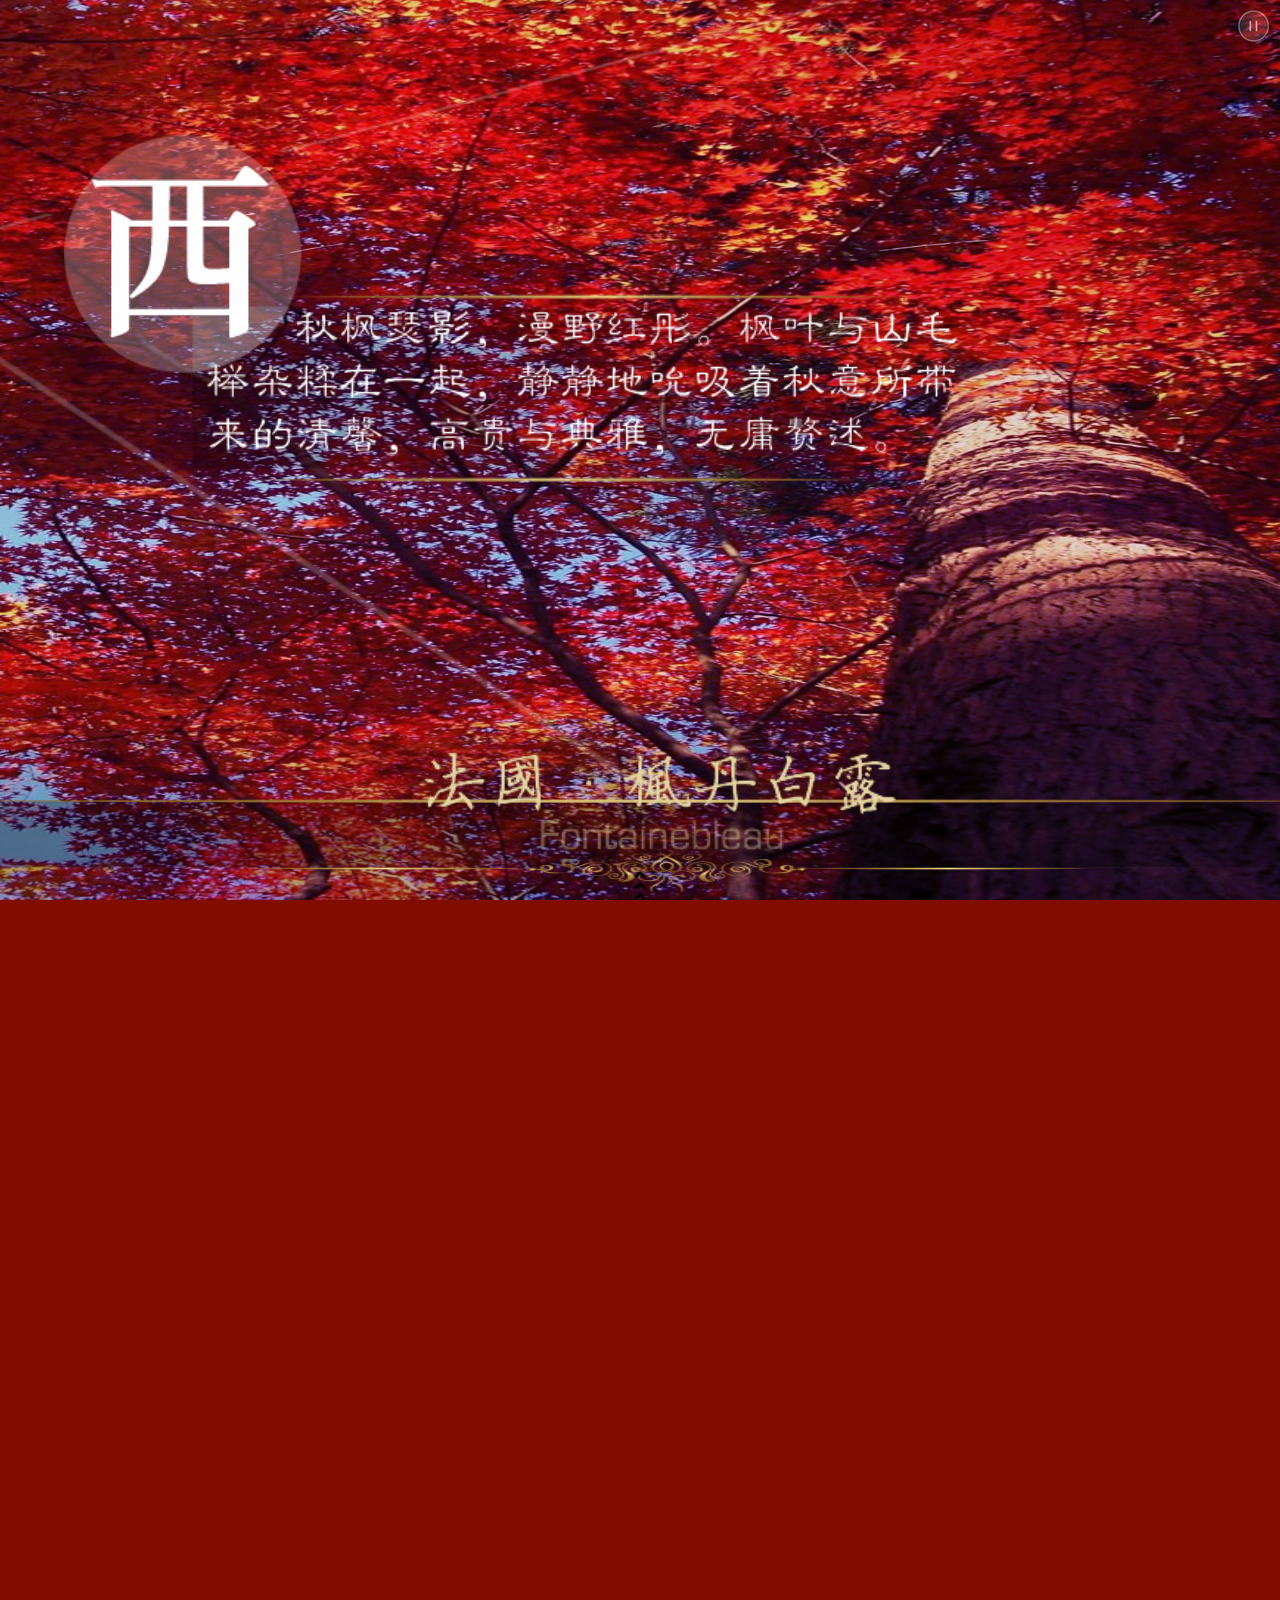
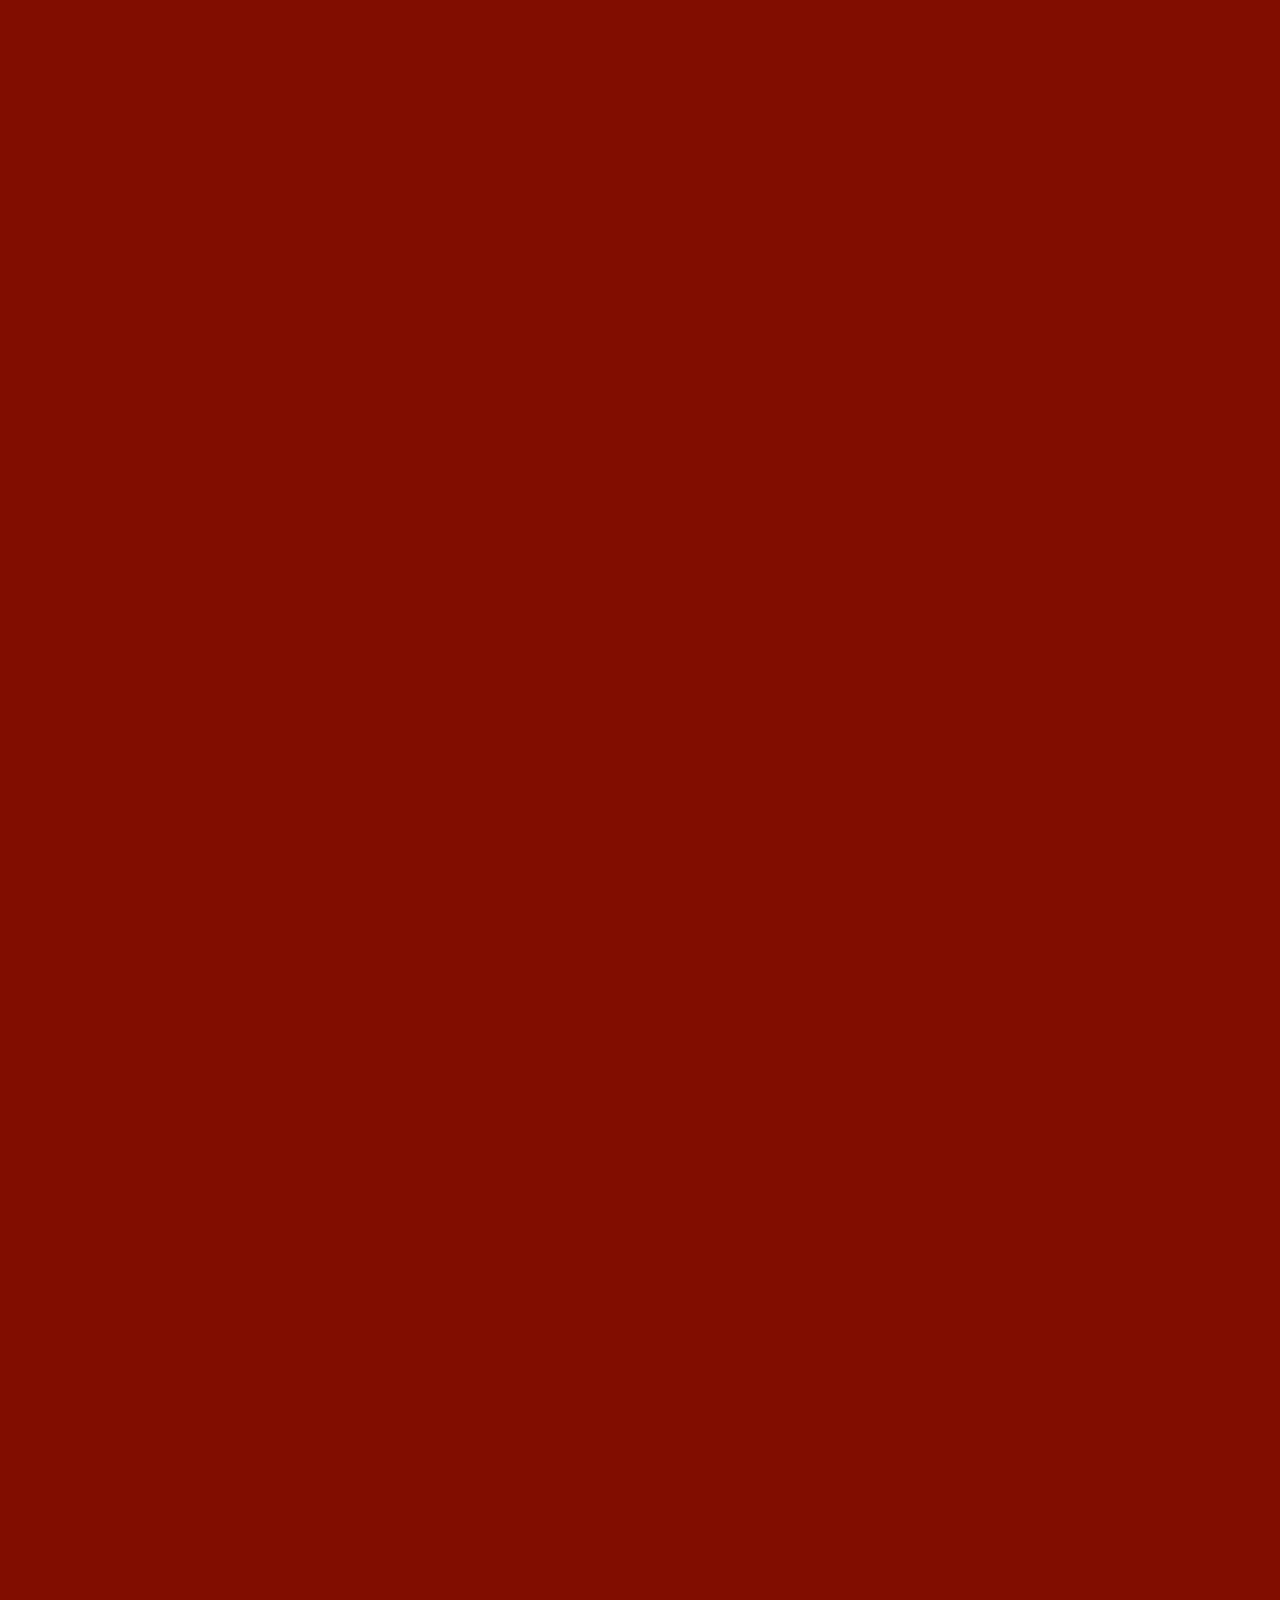
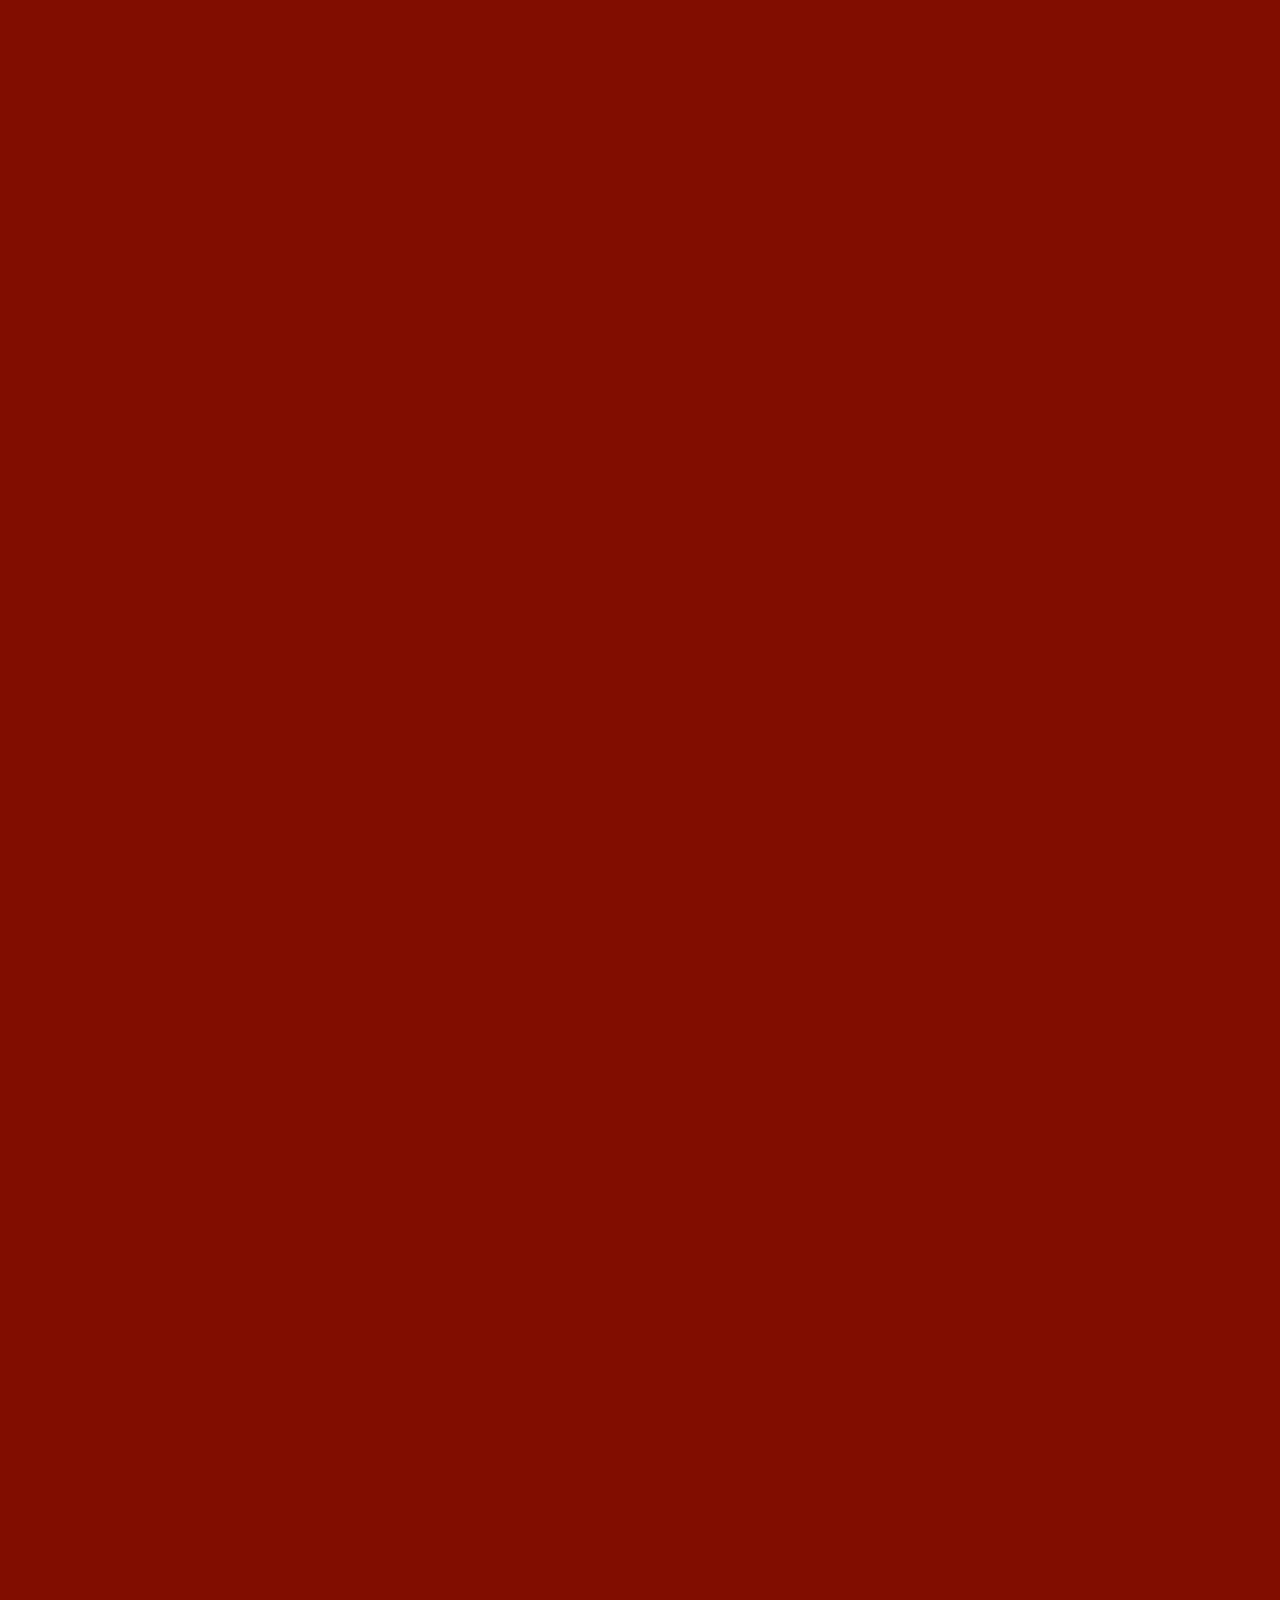
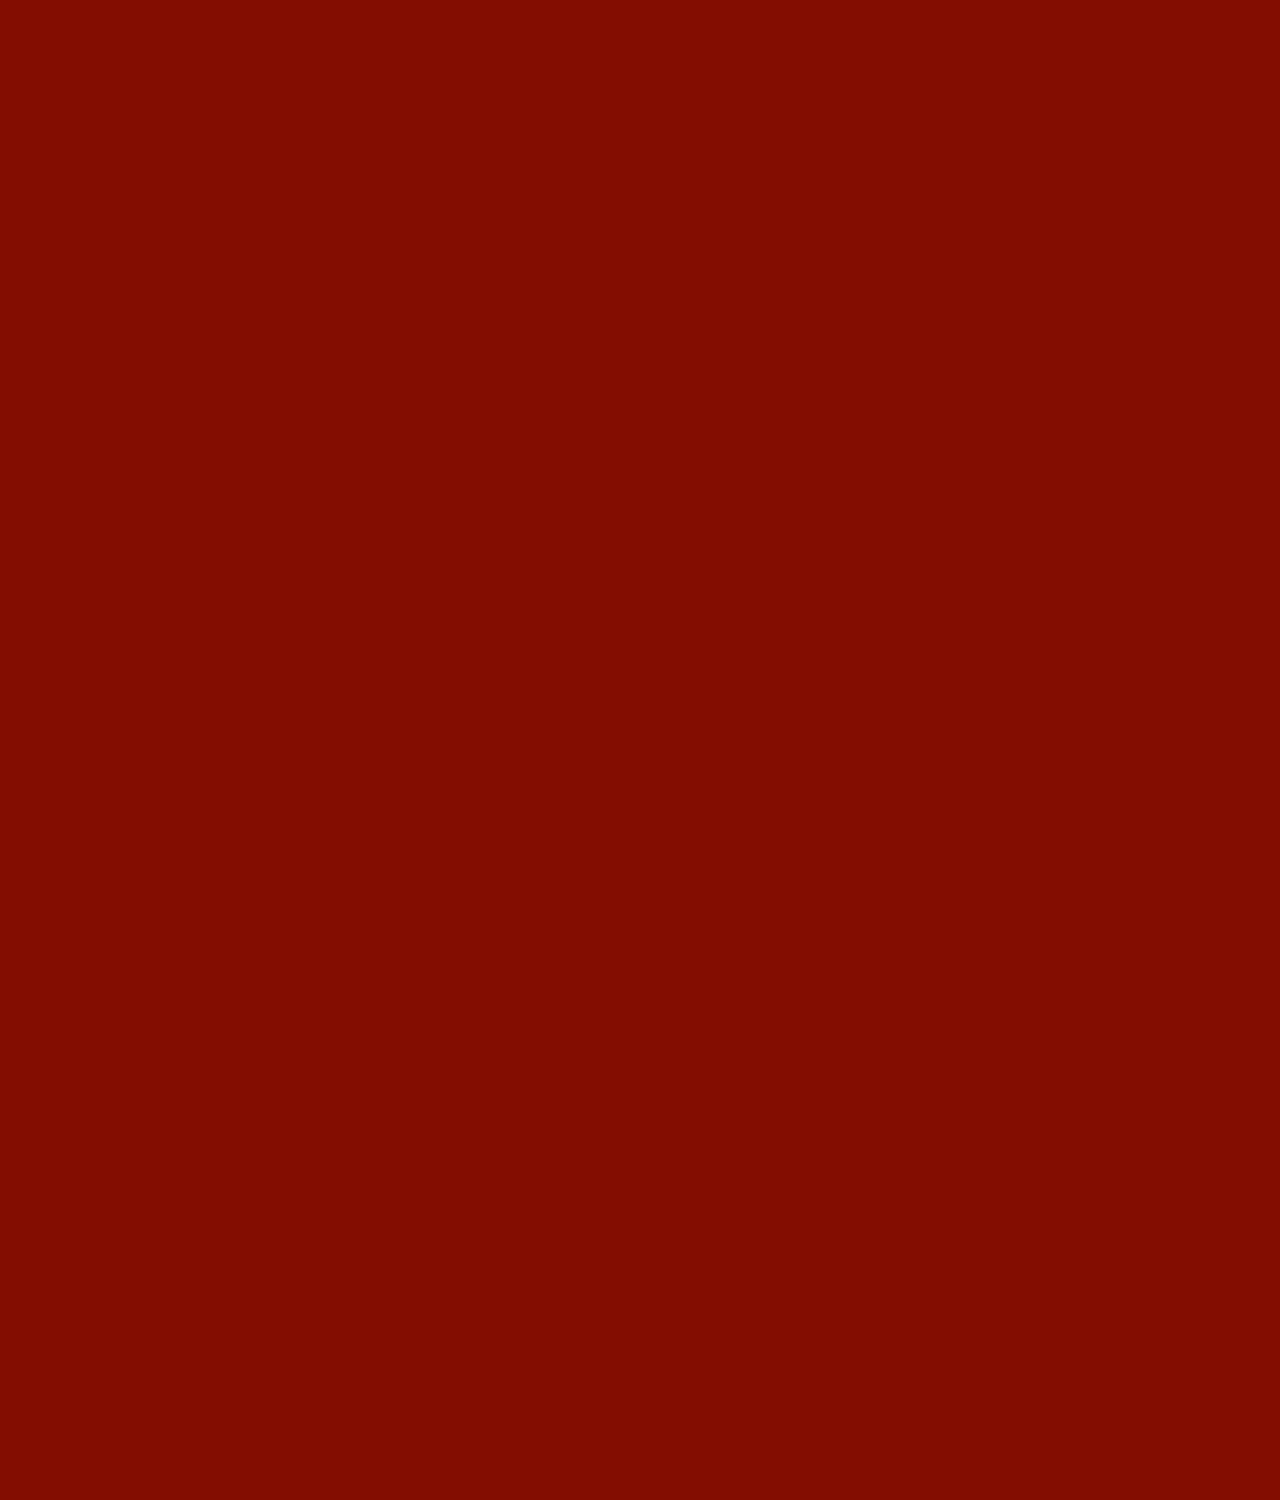
<file: itim/枫叶/index.htm>
<!DOCTYPE html>

<html xmlns="http://www.w3.org/1999/xhtml">

	<head>
		<meta http-equiv="Content-Type" content="text/html; charset=utf-8" />
		<meta content="width=device-width,initial-scale=1.0,maximum-scale=1.0,user-scalable=no" name="viewport">
		<meta content="yes" name="apple-mobile-web-app-capable">
		<meta content="black" name="apple-mobile-web-app-status-bar-style">
		<title>世界枫叶品类大全，最美红叶尽收眼底</title>
		<meta name="Resource-type" content="Document" />
		<link rel="stylesheet" type="text/css" href="css/jquery.fullPage.css"  />
		<link rel="stylesheet" type="text/css" href="css/cam.css" />
	</head>

	<body>
		<!--背景音乐-->
		<div class="audio-controls">
			<img alt="" height="32" id="audioButton" src="img/audio1.png" tppabs="http://www.uzoom.com.cn/weih5/sc116/img/audio1.png" width="32" onclick="backgroundmusic_play()">
		</div>
		<div style="display:none;">
			<audio src="img/test.mp3" tppabs="http://www.uzoom.com.cn/weih5/sc116/img/test.mp3" id="audioMusic" autoplay="autoplay" controls="controls" loop="loop"></audio>
		</div>
		<!--七个页面-->
		<div id="fullpage">
			<div class="section active" id="section0">
				<img class="bg" src="img/bg.jpg" tppabs="http://www.uzoom.com.cn/weih5/sc116/images/bg.jpg">
				<img class="images_1" src="img/images_1.png" tppabs="http://www.uzoom.com.cn/weih5/sc116/images/images_1.png">
				<img class="images_2" src="img/images_2.png" tppabs="http://www.uzoom.com.cn/weih5/sc116/images/images_2.png">
				<img class="icon" src="img/icon_up.png" tppabs="http://www.uzoom.com.cn/weih5/sc116/img/icon_up.png" />
			</div>
			<div class="section " id="section1">
				<img class="bg" src="img/bg1.jpg" tppabs="http://www.uzoom.com.cn/weih5/sc116/images/bg1.jpg">
				<img class="images_3" src="img/images_3.png" tppabs="http://www.uzoom.com.cn/weih5/sc116/images/images_3.png">
				<img class="images_2" src="img/images_4.png" tppabs="http://www.uzoom.com.cn/weih5/sc116/images/images_4.png">
				<img class="icon" src="img/icon_up.png" tppabs="http://www.uzoom.com.cn/weih5/sc116/img/icon_up.png" />
			</div>
			<div class="section " id="section2">
				<img class="bg" src="img/bg2.jpg" tppabs="http://www.uzoom.com.cn/weih5/sc116/images/bg2.jpg">
				<img class="images_5" src="img/images_5.png" tppabs="http://www.uzoom.com.cn/weih5/sc116/images/images_5.png">
				<img class="images_6" src="img/images_6.png" tppabs="http://www.uzoom.com.cn/weih5/sc116/images/images_6.png">
				<img class="icon" src="img/icon_up.png" tppabs="http://www.uzoom.com.cn/weih5/sc116/img/icon_up.png" />
			</div>
			<div class="section " id="section3">
				<img class="bg" src="img/bg3.jpg" tppabs="http://www.uzoom.com.cn/weih5/sc116/images/bg3.jpg">
				<img class="images_7" src="img/images_7.png" tppabs="http://www.uzoom.com.cn/weih5/sc116/images/images_7.png">
				<img class="images_2" src="img/images_8.png" tppabs="http://www.uzoom.com.cn/weih5/sc116/images/images_8.png">
				<img class="icon" src="img/icon_up.png" tppabs="http://www.uzoom.com.cn/weih5/sc116/img/icon_up.png" />
			</div>
			<div class="section " id="section4">
				<img class="bg" src="img/bg4.jpg" tppabs="http://www.uzoom.com.cn/weih5/sc116/images/bg4.jpg">
				<img class="images_9" src="img/images_9.png" tppabs="http://www.uzoom.com.cn/weih5/sc116/images/images_9.png">
				<img class="images_2" src="img/images_10.png" tppabs="http://www.uzoom.com.cn/weih5/sc116/images/images_10.png">
				<img class="icon" src="img/icon_up.png" tppabs="http://www.uzoom.com.cn/weih5/sc116/img/icon_up.png" />
			</div>
			<div class="section " id="section5">
				<img class="bg" src="img/bg5.jpg" tppabs="http://www.uzoom.com.cn/weih5/sc116/images/bg5.jpg">
				<img class="images_11" src="img/images_11.png" tppabs="http://www.uzoom.com.cn/weih5/sc116/images/images_11.png">
				<img class="images_2" src="img/images_12.png" tppabs="http://www.uzoom.com.cn/weih5/sc116/images/images_12.png">
				<img class="icon" src="img/icon_up.png" tppabs="http://www.uzoom.com.cn/weih5/sc116/img/icon_up.png" />
			</div>
			<div class="section" id="section6">
				<div class="box" id="bb">
					<canvas id="cas"></canvas>
				
				</div>
			</div>
		</div>
	</body>
	<script src="js/jquery.min.js" tppabs="http://www.uzoom.com.cn/weih5/sc116/js/jquery.min.js"></script>
	<script src="js/jquery-ui.min.js" tppabs="http://www.uzoom.com.cn/weih5/sc116/js/jquery-ui.min.js"></script>
	<script type="text/javascript" src="js/jquery.fullPage.js" tppabs="http://www.uzoom.com.cn/weih5/sc116/js/jquery.fullPage.js"></script>
	<script src="js/jweixin-1.0.0.js" tppabs="http://res.wx.qq.com/open/js/jweixin-1.0.0.js"></script>
	<script type="text/javascript">
		$(document).ready(function() {
			var i = 0;
			$('#fullpage').fullpage({
				keyboardScrolling: false,
				scrollingSpeed: 600,
				loopHorizontal: false,
				afterRender: function() {
					$('#fullpage').find('img').hide();
					$('#fullpage').find('.element').hide();
					$('#fullpage').find('.active img').show();
					$('#fullpage').find('.active .element').show();
				},
				afterLoad: function(anchorLink, index) {
					if(index >= 7) {
						$.fn.fullpage.setAllowScrolling(false, 'up,down');
					}
					$('#fullpage').find('img').hide();
					$('#fullpage').find('.element').hide();
					if($(this).find('.slide').length > 0) {
						$(this).find('.active img').show();
						$(this).find('.active .element').show();
					} else {
						$(this).find('img').show();
						$(this).find('.element').show();
					}
				},
				afterSlideLoad: function(anchorLink, index, slideAnchor, slideIndex) {
					if(i) {
						$(this).parent().find('img').hide();
						$(this).find('img').show();
					}
				},
				onSlideLeave: function(anchorLink, index, slideIndex, direction) {
					i = 1;
				}
			});
		});
		var is_play = 1;

		function backgroundmusic_play() {
			var audioMusic = document.getElementById('audioMusic');
			var audioButton = document.getElementById('audioButton');
			if(is_play) {
				audioButton.src = 'img/audio2.png' /*tpa=http://www.uzoom.com.cn/weih5/sc116/img/audio2.png*/ ;
				audioMusic.pause();
				is_play = 0;
			} else {
				audioButton.src = 'img/audio1.png' /*tpa=http://www.uzoom.com.cn/weih5/sc116/img/audio1.png*/ ;
				audioMusic.play();
				is_play = 1;
			}
		}
		document.addEventListener('WeixinJSBridgeReady', function() {
			var musicobj = document.getElementById('audioMusic');
			musicobj.play();
		}, false);

		wx.config({
			appId: 'wx2af1ebf0f69f8952',
			timestamp: 1448099781,
			nonceStr: 'gHUnZO3MOh3UfffF',
			signature: '3c752508584837e9589d54f903b32fb9b4f8c7d0',
			jsApiList: [
				'onMenuShareAppMessage',
				'onMenuShareTimeline'
			]
		});

		wx.ready(function() {
			wx.onMenuShareAppMessage({
				title: '世界枫叶品类大全，最美红叶尽收眼底',
				desc: '枫叶曾经来过，可你却已错过，美好曾经伴随 可你不曾留意。邂逅错过的红叶 发现身边的美好',
				link: 'index.htm' /*tpa=http://www.uzoom.com.cn/weih5/sc116/*/ ,
				imgUrl: 'img/logo.jpg' /*tpa=http://www.uzoom.com.cn/weih5/sc116/images/logo.jpg*/ ,
				trigger: function(res) {},
				success: function(res) {}
			});
			wx.onMenuShareTimeline({
				title: '世界枫叶品类大全，最美红叶尽收眼底',
				link: 'index.htm' /*tpa=http://www.uzoom.com.cn/weih5/sc116/*/ ,
				imgUrl: 'img/logo.jpg' /*tpa=http://www.uzoom.com.cn/weih5/sc116/images/logo.jpg*/ ,
				trigger: function(res) {},
				success: function(res) {}
			});
		});
	</script>
	<script type="text/javascript" charset="utf-8">
		// setInterval(function(){

		//    $('.box').css("display","none"); 
		// },2000)

		var canvas = document.getElementById("cas"),
			ctx = canvas.getContext("2d");
		var x1, y1, a = 30,
			timeout, totimes = 100,
			jiange = 30;
		canvas.width = document.getElementById("bb").clientWidth;
		canvas.height = document.getElementById("bb").clientHeight;
		var img = new Image();
		img.src = "img/bg6.jpg" /*tpa=http://www.uzoom.com.cn/weih5/sc116/images/bg6.jpg*/ ;
		img.onload = function() {
			ctx.drawImage(img, 0, 0, canvas.width, canvas.height)
				//ctx.fillRect(0,0,canvas.width,canvas)
			tapClip()
		}

		//通过修改globalCompositeOperation来达到擦除的效果
		function tapClip() {
			var hastouch = "ontouchstart" in window ? true : false,
				tapstart = hastouch ? "touchstart" : "mousedown",
				tapmove = hastouch ? "touchmove" : "mousemove",
				tapend = hastouch ? "touchend" : "mouseup";

			ctx.lineCap = "round";
			ctx.lineJoin = "round";
			ctx.lineWidth = a * 2;
			ctx.globalCompositeOperation = "destination-out";

			canvas.addEventListener(tapstart, function(e) {
				clearTimeout(timeout)
				e.preventDefault();

				x1 = hastouch ? e.targetTouches[0].pageX : e.clientX - canvas.offsetLeft;
				y1 = hastouch ? e.targetTouches[0].pageY : e.clientY - canvas.offsetTop;

				ctx.save();
				ctx.beginPath()
				ctx.arc(x1, y1, 1, 0, 2 * Math.PI);
				ctx.fill();
				ctx.restore();

				canvas.addEventListener(tapmove, tapmoveHandler);
				canvas.addEventListener(tapend, function() {
					canvas.removeEventListener(tapmove, tapmoveHandler);

					timeout = setTimeout(function() {
						var imgData = ctx.getImageData(0, 0, canvas.width, canvas.height);
						var dd = 0;
						for(var x = 0; x < imgData.width; x += jiange) {
							for(var y = 0; y < imgData.height; y += jiange) {
								var i = (y * imgData.width + x) * 4;
								if(imgData.data[i + 3] > 0) {
									dd++
								}
							}
						}
						if(dd / (imgData.width * imgData.height / (jiange * jiange)) < 0.4) {
							canvas.className = "noOp";
						}
					}, totimes)
				});

				function tapmoveHandler(e) {
					clearTimeout(timeout)
					e.preventDefault()
					x2 = hastouch ? e.targetTouches[0].pageX : e.clientX - canvas.offsetLeft;
					y2 = hastouch ? e.targetTouches[0].pageY : e.clientY - canvas.offsetTop;

					ctx.save();
					ctx.moveTo(x1, y1);
					ctx.lineTo(x2, y2);
					ctx.stroke();
					ctx.restore()

					x1 = x2;
					y1 = y2;
				}
			})
		}

		//使用clip来达到擦除效果
		function otherClip() {
			var hastouch = "ontouchstart" in window ? true : false,
				tapstart = hastouch ? "touchstart" : "mousedown",
				tapmove = hastouch ? "touchmove" : "mousemove",
				tapend = hastouch ? "touchend" : "mouseup";

			canvas.addEventListener(tapstart, function(e) {
				clearTimeout(timeout)
				e.preventDefault();

				x1 = hastouch ? e.targetTouches[0].pageX : e.clientX - canvas.offsetLeft;
				y1 = hastouch ? e.targetTouches[0].pageY : e.clientY - canvas.offsetTop;

				ctx.save()
				ctx.beginPath()
				ctx.arc(x1, y1, a, 0, 2 * Math.PI);
				ctx.clip()
				ctx.clearRect(0, 0, canvas.width, canvas.height);
				ctx.restore();

				canvas.addEventListener(tapmove, tapmoveHandler);
				canvas.addEventListener(tapend, function() {
					canvas.removeEventListener(tapmove, tapmoveHandler);

					timeout = setTimeout(function() {
						var imgData = ctx.getImageData(0, 0, canvas.width, canvas.height);
						var dd = 0;
						for(var x = 0; x < imgData.width; x += jiange) {
							for(var y = 0; y < imgData.height; y += jiange) {
								var i = (y * imgData.width + x) * 4;
								if(imgData.data[i + 3] > 0) {
									dd++
								}
							}
						}
						if(dd / (imgData.width * imgData.height / (jiange * jiange)) < 0.4) {
							canvas.className = "noOp";
						}
					}, totimes)

				});

				function tapmoveHandler(e) {
					e.preventDefault()
					x2 = hastouch ? e.targetTouches[0].pageX : e.clientX - canvas.offsetLeft;
					y2 = hastouch ? e.targetTouches[0].pageY : e.clientY - canvas.offsetTop;

					var asin = a * Math.sin(Math.atan((y2 - y1) / (x2 - x1)));
					var acos = a * Math.cos(Math.atan((y2 - y1) / (x2 - x1)));
					var x3 = x1 + asin;
					var y3 = y1 - acos;
					var x4 = x1 - asin;
					var y4 = y1 + acos;
					var x5 = x2 + asin;
					var y5 = y2 - acos;
					var x6 = x2 - asin;
					var y6 = y2 + acos;

					ctx.save()
					ctx.beginPath()
					ctx.arc(x2, y2, a, 0, 2 * Math.PI);
					ctx.clip()
					ctx.clearRect(0, 0, canvas.width, canvas.height);
					ctx.restore();

					ctx.save()
					ctx.beginPath()
					ctx.moveTo(x3, y3);
					ctx.lineTo(x5, y5);
					ctx.lineTo(x6, y6);
					ctx.lineTo(x4, y4);
					ctx.closePath();
					ctx.clip()
					ctx.clearRect(0, 0, canvas.width, canvas.height);
					ctx.restore();

					x1 = x2;
					y1 = y2;
				}
			})
		}
	</script>

</html>
</file>
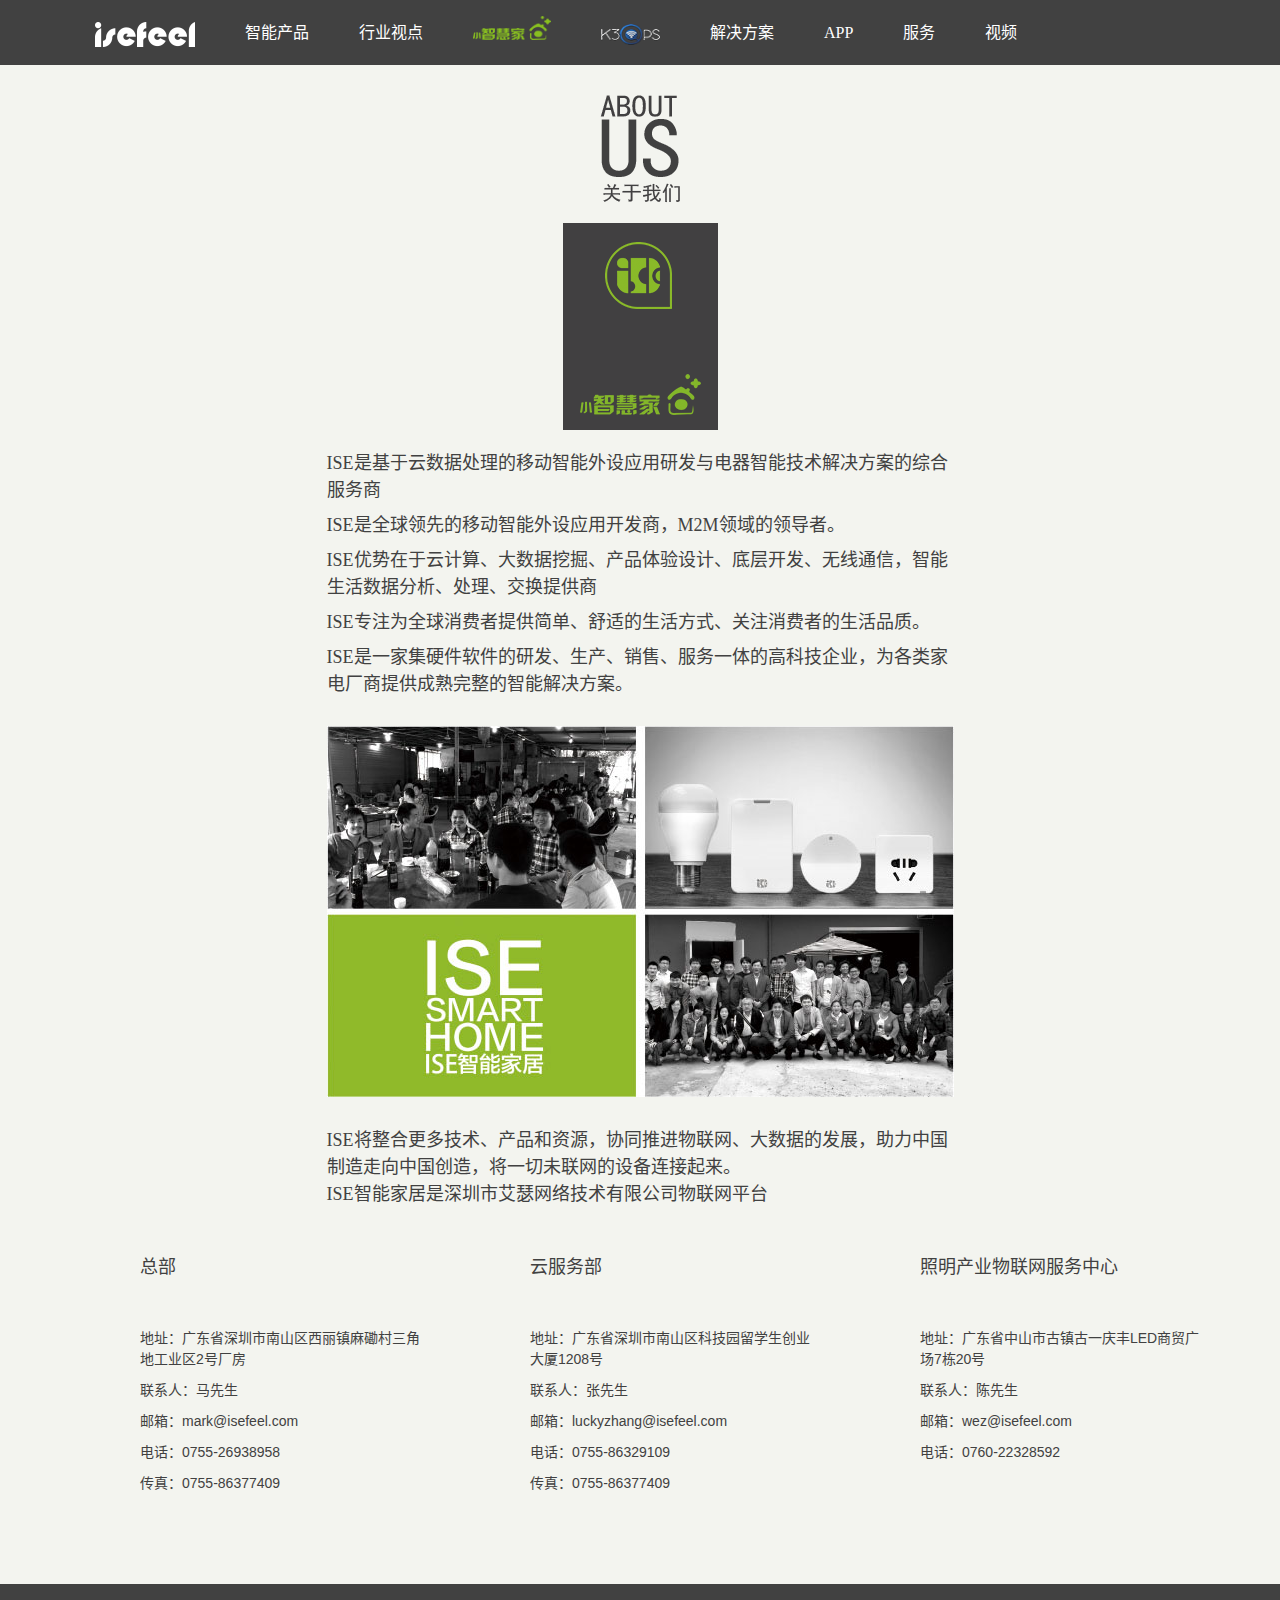
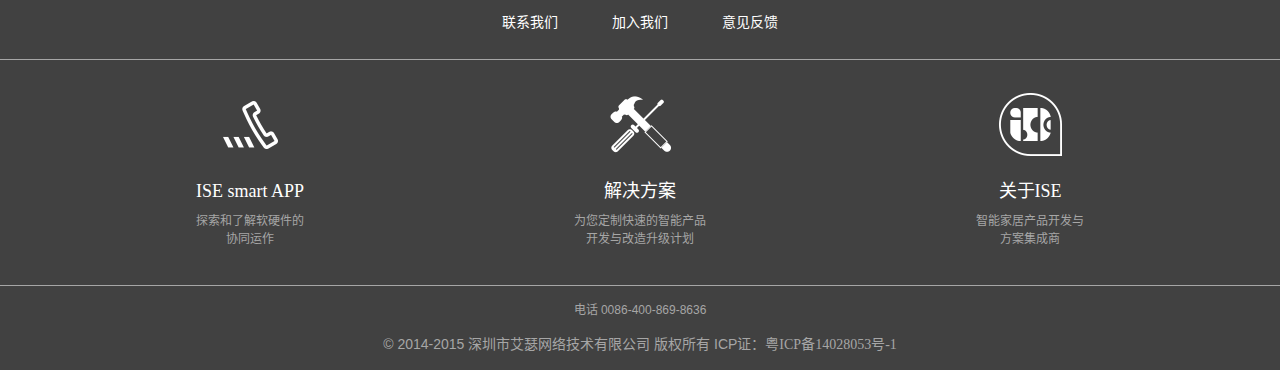
<file: MISE_WZ_ZH/aboutus.html>
<!doctype html>
<html lang="zh-CN">
	<head>
		<meta charset="utf-8"/>
		<meta http-equiv="X-UA-Compatible" content="IE=Edge"/>
		<meta name="viewport" content="width=device-width, initial-scale=1"/> 
		<title>关于我们</title>
		<link rel="shortcut icon" href="images/logo.ico">
		<link rel="stylesheet" href="css/bootstrap.css"/>
		<link rel="stylesheet" href="css/ise.css"/>
		<link rel="stylesheet" href="css/index.css"/>
		<link rel="stylesheet" href="css/header.css"/>
		<link rel="stylesheet" href="css/aboutus.css"/>
		<link rel="stylesheet" href="css/footer.css"/>
		<link rel="stylesheet" href="css/swiper.min.css"/>
		<script type="text/javascript" src="js/jquery-1.8.3.min.js"></script>
		<script type="text/javascript" src="js/swiper.min.js"></script>
		<script type="text/javascript" src="js/bootstrap.min.js"></script>
	</head>
	<body>
		<nav class="navbar navbar-default navbar-fixed-top" role="navigation">
			<div class="container">
				<div class="navbar-header">
					<button type="botton" class="navbar-toggle" data-toggle="collapse" data-target="#example-navbar-collapse">
						<span class="sr-only"></span>
						<span class="icon-bar"></span>
						<span class="icon-bar"></span>
						<span class="icon-bar"></span>
					</button>
					<a href="index.html" class="nav-brand">
						<img src="images/logo.png">
					</a>
				</div>
				<div class="collapse navbar-collapse" id="example-navbar-collapse">
					<ul class="nav navbar-nav">
						<li>
							<a href="product.html">智能产品</a>
						</li>
						<li>
							<a href="industry.html">行业视点</a>
						</li>
						<li>
							<a href="smallhome.html"><img src="images/logoico.png"/></a>
						</li>
						<li>
							<a href="k3ops.html"><img src="images/k3ops.png" alt=""></a>
						</li>
						<li>
							<a href="solution.html">解决方案</a>
						</li>
						<li>
							<a href="app.html">APP</a>
						</li>
						<li>
							<a href="service.html">服务</a>
						</li>
						<li>
							<a href="video.html">视频</a>
						</li>
					</ul>
				</div>
			</div>
		</nav>
		<div class="container aboutus">
		    <div class="aboutus-top">
		    	<img src="images/aboutus.png"/>
		    </div>
		    <div class="aboutus-main">
		    	<img src="images/iselogo.png"/>
		    	<p>ISE是基于云数据处理的移动智能外设应用研发与电器智能技术解决方案的综合服务商</p>
		    	<p>ISE是全球领先的移动智能外设应用开发商，M2M领域的领导者。</p>
		    	<p>ISE优势在于云计算、大数据挖掘、产品体验设计、底层开发、无线通信，智能生活数据分析、处理、交换提供商</p>
		    	<p>ISE专注为全球消费者提供简单、舒适的生活方式、关注消费者的生活品质。</p>
		    	<p>ISE是一家集硬件软件的研发、生产、销售、服务一体的高科技企业，为各类家电厂商提供成熟完整的智能解决方案。</p>
		    </div>
		    <div class="aboutus-three">
		    	<img src="images/isefamily.jpg" class="img-responsive"/>
		    	<p>ISE将整合更多技术、产品和资源，协同推进物联网、大数据的发展，助力中国制造走向中国创造，将一切未联网的设备连接起来。</p>
		    	<p>ISE智能家居是深圳市艾瑟网络技术有限公司物联网平台 </p>
		    </div>
		    <div class="row aboutus-footer">
		    	<div class="col-md-4">
		    		<h4>总部</h4>
		    		<ul>
		    			<li>
		    				<p>地址：广东省深圳市南山区西丽镇麻磡村三角地工业区2号厂房</p>
		    			</li>
		    			<li>
		    				<p>联系人：马先生</p>
		    			</li>
		    			<li>
		    				<p>邮箱：mark@isefeel.com</p>
		    			</li>
		    			<li>
		    				<p>电话：0755-26938958</p>
		    			</li>
		    			<li>
		    				<p>传真：0755-86377409</p>
		    			</li>
		    		</ul>
		    	</div>
		    	<div class="col-md-4">
		    		<h4>云服务部</h4>
		    		<ul>
		    			<li>
		    				<p>地址：广东省深圳市南山区科技园留学生创业大厦1208号</p>
		    			</li>
		    			<li>
		    				<p>联系人：张先生</p>
		    			</li>
		    			<li>
		    				<p>邮箱：luckyzhang@isefeel.com</p>
		    			</li>
		    			<li>
		    				<p>电话：0755-86329109</p>
		    			</li>
		    			<li>
		    				<p>传真：0755-86377409</p>
		    			</li>
		    		</ul>
		    	</div>
		    	<div class="col-md-4">
		    		<h4>照明产业物联网服务中心</h4>
		    		<ul>
		    			<li>
		    				<p>地址：广东省中山市古镇古一庆丰LED商贸广场7栋20号</p>
		    			</li>
		    			<li>
		    				<p>联系人：陈先生</p>
		    			</li>
		    			<li>
		    				<p>邮箱：wez@isefeel.com</p>
		    			</li>
		    			<li>
		    				<p>电话：0760-22328592</p>
		    			</li>
		    		</ul>
		    	</div>
		    </div>
		</div>
		<div class="footer">
		    <div class="footer-one">
		    	<div class="container footer1">
					<a href="contactus.html">联系我们</a>
					<a href="joinus.html">加入我们</a>
					<a href="feedback.html">意见反馈</a>
				</div>
		    </div>
			<div class="footer-two">
				<div class="container footer2">
					<div class="row">
						<div class="col-md-4 footer22 footer221">
							<ul>
								<li>
									<a href="app.html">
										<img src="images/phone.png"/>
									</a>
								</li>
								<li>
									<h4>
										<a href="app.html">ISE smart APP</a>
									</h4>
								</li>
								<li>
									<p>探索和了解软硬件的</p>
								</li>
								<li>
									<p>协同运作</p>
								</li>
							</ul>
						</div>
						<div class="col-md-4 footer22 footer222">
							<ul>
								<li>
									<a href="solution.html">
										<img src="images/set.png"/>
									</a>
								</li>
								<li>
									<h4>
										<a href="solution.html">解决方案</a>
									</h4>
								</li>
								<li>
									<p>为您定制快速的智能产品</p>
								</li>
								<li>
									<p>开发与改造升级计划</p>
								</li>
							</ul>
						</div>
						<div class="col-md-4 footer22">
							<ul>
								<li>
									<a href="aboutus.html">
										<img src="images/ise.png"/>
									</a>
								</li>
								<li>
									<h4>
										<a href="aboutus.html">关于ISE</a>
									</h4>
								</li>
								<li>
									<p>智能家居产品开发与</p>
								</li>
								<li>
									<p>方案集成商</p>
								</li>
							</ul>
						</div>
					</div>
				</div>
			</div>
			<div class="container footer3">
				<p>电话 0086-400-869-8636</p>
				<p style="font-size:14px;margin-top:15px;">© 2014-2015 深圳市艾瑟网络技术有限公司 版权所有 ICP证：<a target="_blank" href="http://www.miitbeian.gov.cn/">粤ICP备14028053号-1</a></p>
			</div>
		</div>
	</body>
</html>
</file>
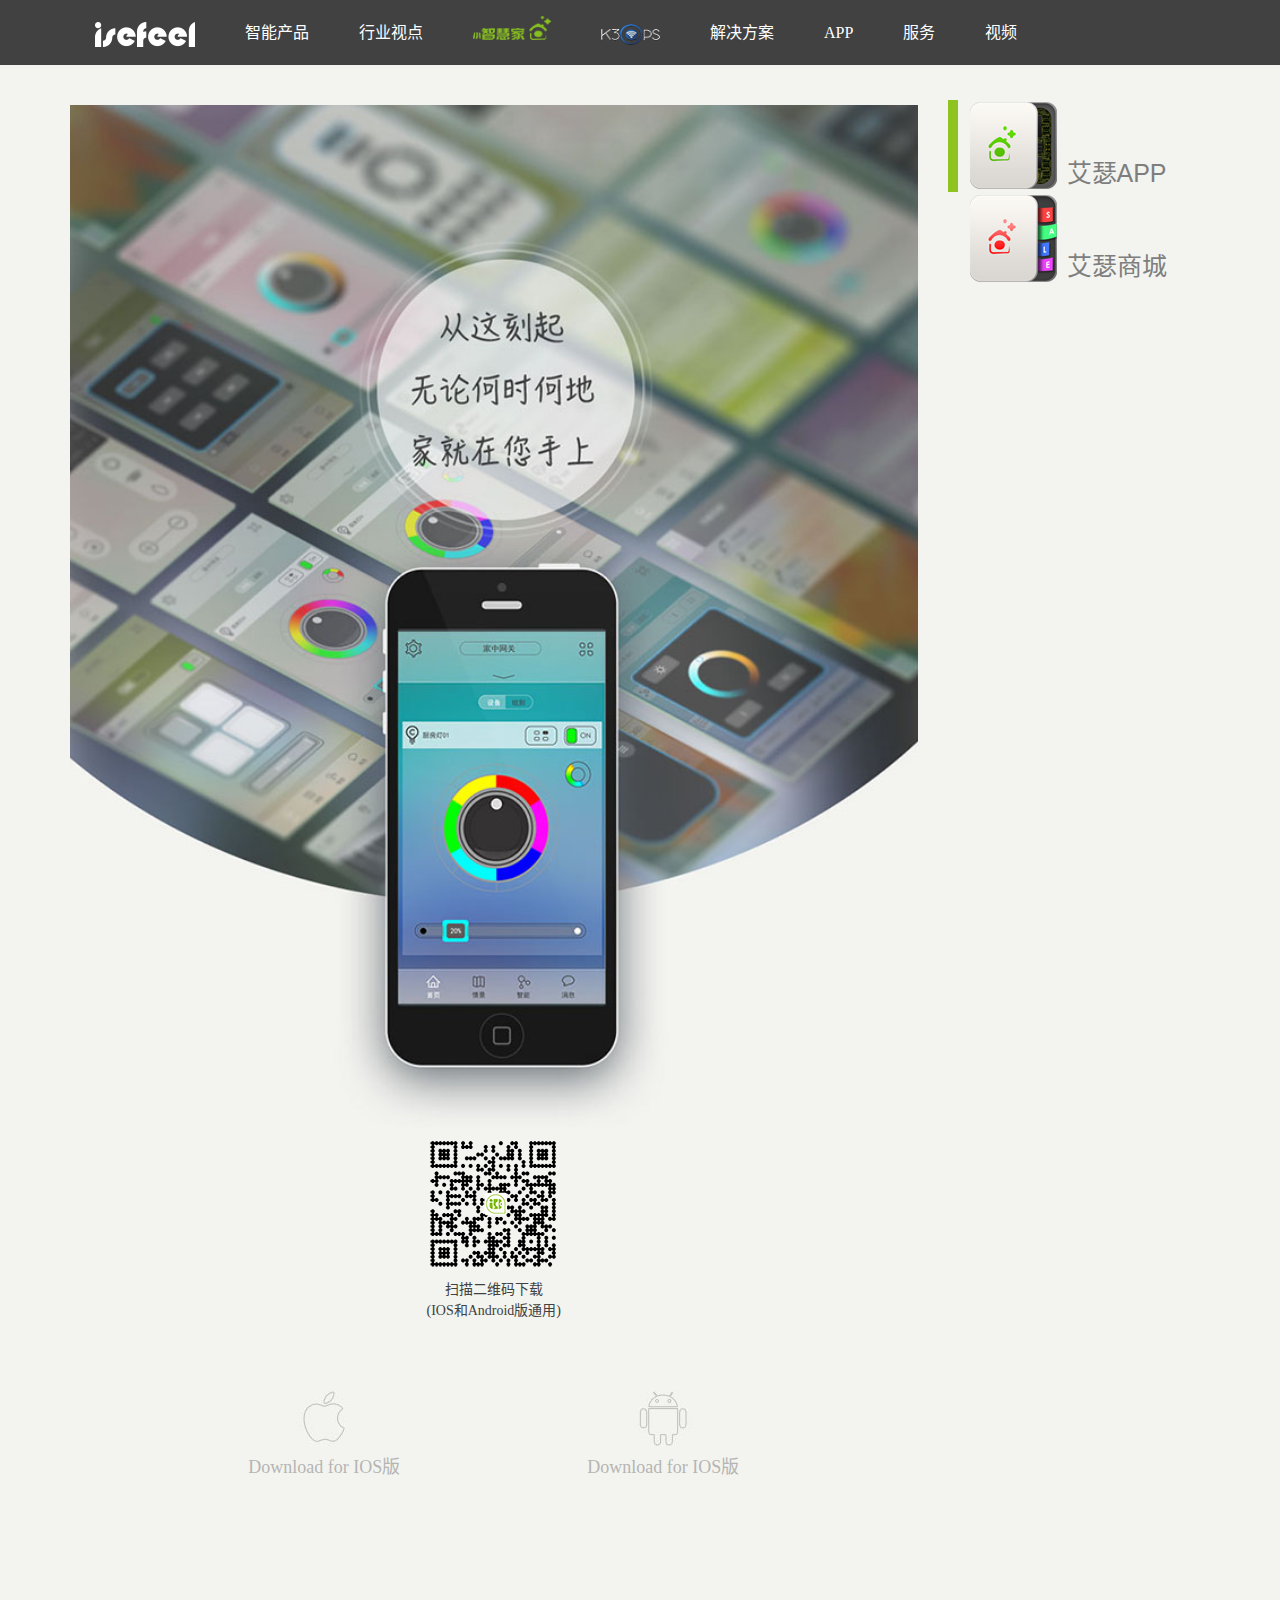
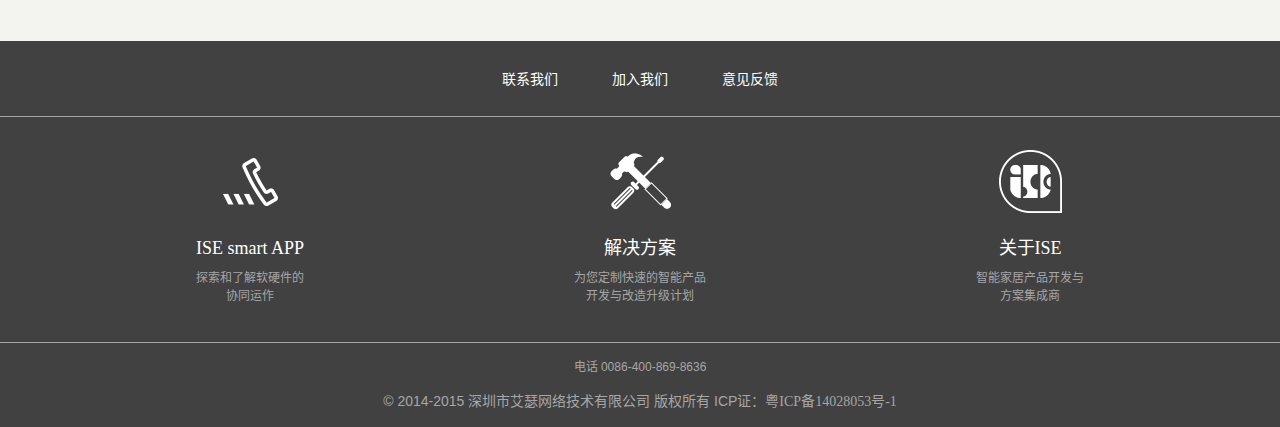
<file: MISE_WZ_ZH/app.html>
<!doctype html>
<html lang="zh-CN">
	<head>
		<meta charset="utf-8"/>
		<meta http-equiv="X-UA-Compatible" content="IE=Edge"/>
		<meta name="viewport" content="width=device-width, initial-scale=1"/> 
		<title>APP</title>
		<link rel="shortcut icon" href="images/logo.ico">
		<link rel="stylesheet" href="css/bootstrap.css"/>
		<link rel="stylesheet" href="css/ise.css"/>
		<link rel="stylesheet" href="css/index.css"/>
		<link rel="stylesheet" href="css/header.css"/>
		<link rel="stylesheet" href="css/app.css"/>
		<link rel="stylesheet" href="css/footer.css"/>
		<link rel="stylesheet" href="css/swiper.min.css"/>
		<script type="text/javascript" src="js/jquery-1.8.3.min.js"></script>
		<script type="text/javascript" src="js/swiper.min.js"></script>
		<script type="text/javascript" src="js/bootstrap.min.js"></script>
		<script type="text/javascript" src="js/app.js"></script>
	</head>
	<body>
		<nav class="navbar navbar-default navbar-fixed-top" role="navigation">
			<div class="container">
				<div class="navbar-header">
					<button type="botton" class="navbar-toggle" data-toggle="collapse" data-target="#example-navbar-collapse">
						<span class="sr-only"></span>
						<span class="icon-bar"></span>
						<span class="icon-bar"></span>
						<span class="icon-bar"></span>
					</button>
					<a href="index.html" class="nav-brand">
						<img src="images/logo.png">
					</a>
				</div>
				<div class="collapse navbar-collapse" id="example-navbar-collapse">
					<ul class="nav navbar-nav">
						<li>
							<a href="product.html">智能产品</a>
						</li>
						<li>
							<a href="industry.html">行业视点</a>
						</li>
						<li>
							<a href="smallhome.html"><img src="images/logoico.png"/></a>
						</li>
						<li>
							<a href="k3ops.html"><img src="images/k3ops.png" alt=""></a>
						</li>
						<li>
							<a href="solution.html">解决方案</a>
						</li>
						<li>
							<a href="app.html">APP</a>
						</li>
						<li>
							<a href="service.html">服务</a>
						</li>
						<li>
							<a href="video.html">视频</a>
						</li>
					</ul>
				</div>
			</div>
		</nav>
        <div class="container app">
        	<div class="row">
        		<div class="col-md-9">
        		    <div id="iseapp">
        		    	<div class="iseapp-top">
        				    <img src="images/app.jpg" class="img-responsive"/>
        			    </div>
        			    <div class="code">
        				    <img src="images/appdownloadcode.png"/>
        				    <p>扫描二维码下载</p>
        				    <p>(IOS和Android版通用)</p>
        			    </div>
        			    <div class="iseapp-img">
        				    <div class="iseapp-o">
        					    <a href="">
        						    <img src="images/ios.jpg" class="img-responsive"/>
        					    </a>
        					    <p>Download for IOS版</p>
        				    </div>
        				    <div class="iseapp-a">
        					    <a href="">
        						    <img src="images/android.jpg"  class="img-responsive"/>
        					    </a>
        					    <p>Download for IOS版</p>
        				    </div>
        			    </div>
        		    </div>
        		    <div id="iseshop">
        		    	<div class="iseapp-top">
        				    <img src="images/shopping.jpg" class="img-responsive"/>
        			    </div>
        			    <div class="code">
        				    <img src="images/shoppingdownloadcode.jpg"/>
        				    <p>扫描二维码下载</p>
        				    <p>(IOS和Android版通用)</p>
        			    </div>
        			    <div class="iseapp-img">
        				    <div class="iseapp-o">
        					    <a href="">
        						    <img src="images/ios.jpg" class="img-responsive"/>
        					    </a>
        					    <p>Download for IOS版</p>
        				    </div>
        				    <div class="iseapp-a">
        					    <a href="">
        						    <img src="images/android.jpg"  class="img-responsive"/>
        					    </a>
        					    <p>Download for IOS版</p>
        				    </div>
        			    </div>
        		    </div>
        		</div>
        		<div class="col-md-3">
        			<div class="iseapp-app" onclick="appshow()">
        				<img src="images/iseapp.png" id="iseapp_img1">
        				<img src="images/iseappclick.png" id="iseapp_img2">
        				<p id="app-fonts">艾瑟APP</p>
        			</div>
        			<div class="iseapp-app" onclick="shopshow()">
        				<img src="images/iseshangcheng.png" id="iseshop_img2">
        				<img src="images/iseshangchengclick.png" id="iseshop_img1">
        				<p id="app-fonts">艾瑟商城</p>
        			</div>
        		</div>
        	</div>
        </div>
		<div class="footer">
		    <div class="footer-one">
		    	<div class="container footer1">
					<a href="contactus.html">联系我们</a>
					<a href="joinus.html">加入我们</a>
					<a href="feedback.html">意见反馈</a>
				</div>
		    </div>
			<div class="footer-two">
				<div class="container footer2">
					<div class="row">
						<div class="col-md-4 footer22 footer221">
							<ul>
								<li>
									<a href="app.html">
										<img src="images/phone.png"/>
									</a>
								</li>
								<li>
									<h4>
										<a href="app.html">ISE smart APP</a>
									</h4>
								</li>
								<li>
									<p>探索和了解软硬件的</p>
								</li>
								<li>
									<p>协同运作</p>
								</li>
							</ul>
						</div>
						<div class="col-md-4 footer22 footer222">
							<ul>
								<li>
									<a href="solution.html">
										<img src="images/set.png"/>
									</a>
								</li>
								<li>
									<h4>
										<a href="solution.html">解决方案</a>
									</h4>
								</li>
								<li>
									<p>为您定制快速的智能产品</p>
								</li>
								<li>
									<p>开发与改造升级计划</p>
								</li>
							</ul>
						</div>
						<div class="col-md-4 footer22">
							<ul>
								<li>
									<a href="aboutus.html">
										<img src="images/ise.png"/>
									</a>
								</li>
								<li>
									<h4>
										<a href="aboutus.html">关于ISE</a>
									</h4>
								</li>
								<li>
									<p>智能家居产品开发与</p>
								</li>
								<li>
									<p>方案集成商</p>
								</li>
							</ul>
						</div>
					</div>
				</div>
			</div>
			<div class="container footer3">
				<p>电话 0086-400-869-8636</p>
				<p style="font-size:14px;margin-top:15px;">© 2014-2015 深圳市艾瑟网络技术有限公司 版权所有 ICP证：<a target="_blank" href="http://www.miitbeian.gov.cn/">粤ICP备14028053号-1</a></p>
			</div>
		</div>
	</body>
</html>
</file>
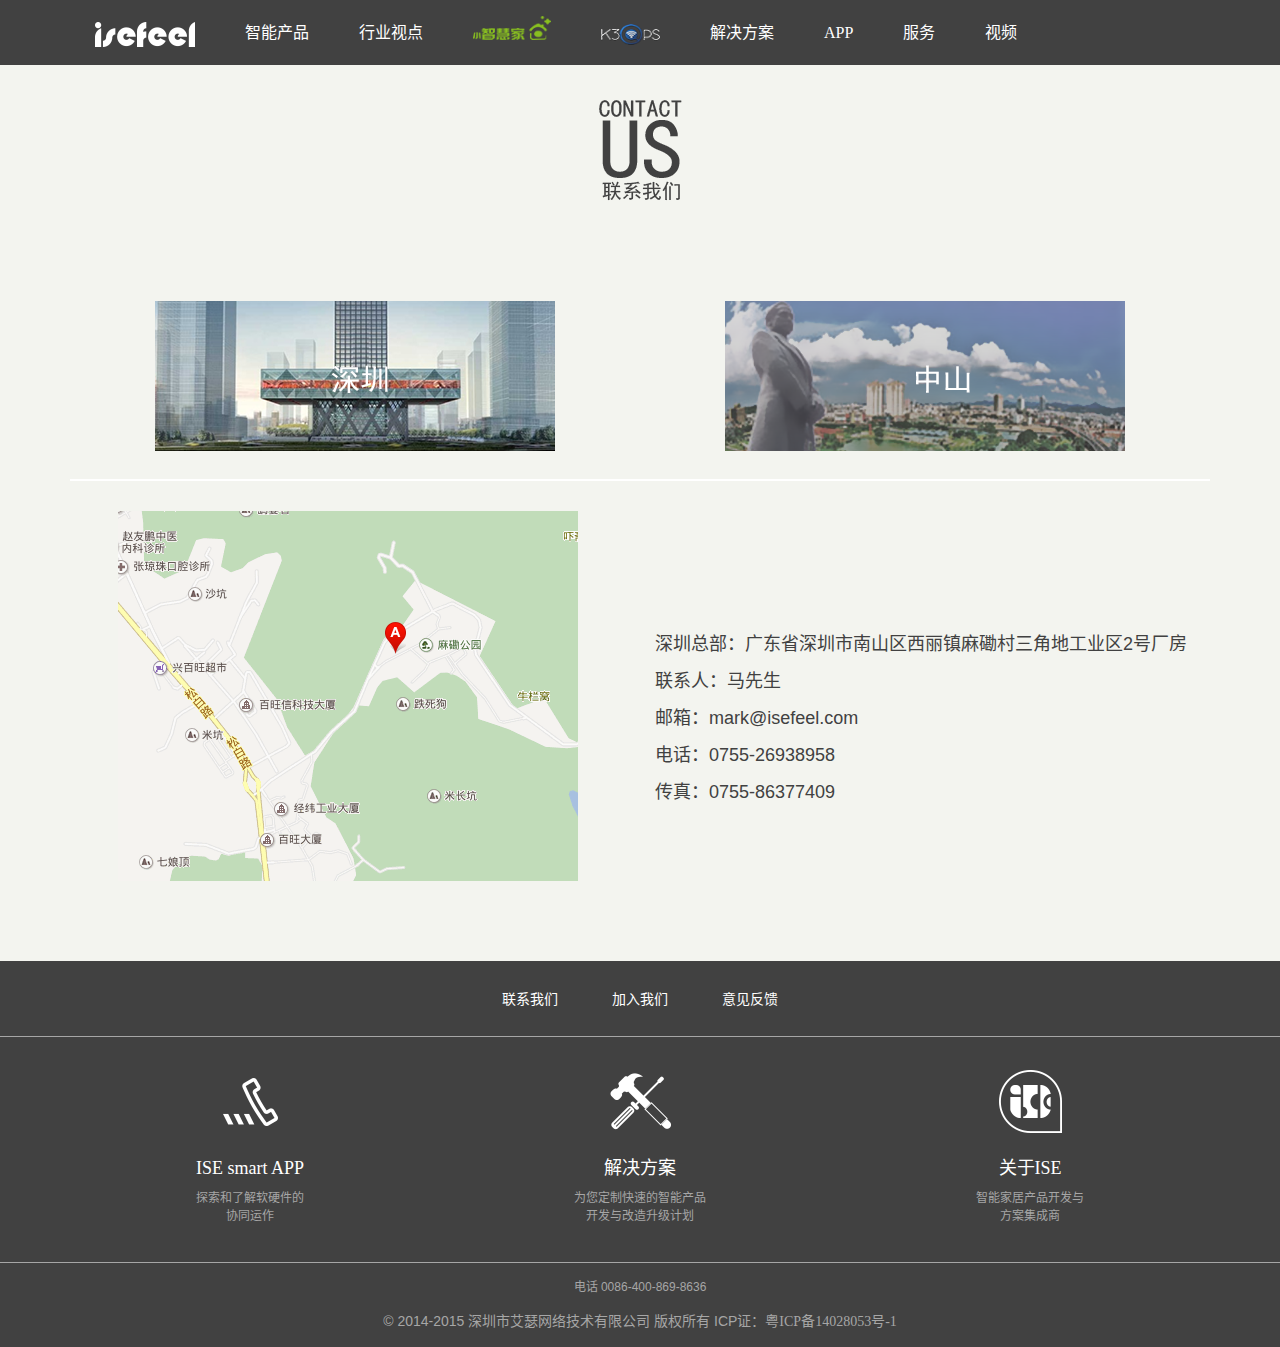
<file: MISE_WZ_ZH/contactus.html>
<!doctype html>
<html lang="zh-CN">
	<head>
		<meta charset="utf-8"/>
		<meta http-equiv="X-UA-Compatible" content="IE=Edge"/>
		<meta name="viewport" content="width=device-width, initial-scale=1"/> 
		<title>联系我们</title>
		<link rel="shortcut icon" href="images/logo.ico">
		<link rel="stylesheet" href="css/bootstrap.css"/>
		<link rel="stylesheet" href="css/ise.css"/>
		<link rel="stylesheet" href="css/index.css"/>
		<link rel="stylesheet" href="css/header.css"/>
		<link rel="stylesheet" href="css/contactus.css"/>
		<link rel="stylesheet" href="css/footer.css"/>
		<link rel="stylesheet" href="css/swiper.min.css"/>
		<script type="text/javascript" src="js/jquery-1.8.3.min.js"></script>
		<script type="text/javascript" src="js/contactus.js"></script>
		<script type="text/javascript" src="js/swiper.min.js"></script>
		<script type="text/javascript" src="js/bootstrap.min.js"></script>
	</head>
	<body>
		<nav class="navbar navbar-default navbar-fixed-top" role="navigation">
			<div class="container">
				<div class="navbar-header">
					<button type="botton" class="navbar-toggle" data-toggle="collapse" data-target="#example-navbar-collapse">
						<span class="sr-only"></span>
						<span class="icon-bar"></span>
						<span class="icon-bar"></span>
						<span class="icon-bar"></span>
					</button>
					<a href="index.html" class="nav-brand">
						<img src="images/logo.png">
					</a>
				</div>
				<div class="collapse navbar-collapse" id="example-navbar-collapse">
					<ul class="nav navbar-nav">
						<li>
							<a href="product.html">智能产品</a>
						</li>
						<li>
							<a href="industry.html">行业视点</a>
						</li>
						<li>
							<a href="smallhome.html"><img src="images/logoico.png"/></a>
						</li>
						<li>
							<a href="k3ops.html"><img src="images/k3ops.png" alt=""></a>
						</li>
						<li>
							<a href="solution.html">解决方案</a>
						</li>
						<li>
							<a href="app.html">APP</a>
						</li>
						<li>
							<a href="service.html">服务</a>
						</li>
						<li>
							<a href="video.html">视频</a>
						</li>
					</ul>
				</div>
			</div>
		</nav>
		<div class="container contactus">
		    <img src="images/contactus.png"/>
		    <div class="contactus-main">
		    	<div class="contactus-one">
		    		<div class="contactus-left">
		    			<img src="images/shenzhen2.png" id="szditu1" class="img-responsive"/>
		    			<img src="images/shenzhen1.png" id="szditu2" class="img-responsive" onclick="sz()"/>
		    		</div>
		    		<div class="contactus-right">
		    			<img src="images/zhongshan1.png" id="zsditu1" class="img-responsive" onclick="zs()"/>
		    			<img src="images/zhongshan2.png" id="zsditu2" class="img-responsive"/>
		    		</div>
		    	</div>
		    </div>
		    <div class="row contactus-footer" id="szft">
		    	<div class="col-md-6 contactus-footer1">
		    		<img src="images/shenzhenmap.png" class="img-responsive"/>
		    	</div>
		    	<div class="col-md-6 contactus-footer1">
		    		<ul>
		    			<li>
		    				<p>深圳总部：广东省深圳市南山区西丽镇麻磡村三角地工业区2号厂房</p>
		    			</li>
		    			<li>
		    				<p>联系人：马先生</p>
		    			</li>
		    			<li>
		    				<p>邮箱：mark@isefeel.com</p>
		    			</li>
		    			<li>
		    				<p>电话：0755-26938958</p>
		    			</li>
		    			<li>
		    				<p>传真：0755-86377409</p>
		    			</li>
		    		</ul>
		    	</div>
		    </div>
		    <div class="row contactus-footer" id="zsft">
		    	<div class="col-md-6 contactus-footer1">
		    		<img src="images/zhongshanmap.png" class="img-responsive"/>
		    	</div>
		    	<div class="col-md-6 contactus-footer1">
		    		<ul>
		    			<li>
		    				<p>中山分部：广东省中山市古镇古一庆丰LED商贸广场7栋20号</p>
		    			</li>
		    			<li>
		    				<p>联系人：陈先生</p>
		    			</li>
		    			<li>
		    				<p>邮箱：wez@isefeel.com</p>
		    			</li>
		    			<li>
		    				<p>电话：0760-22328592</p>
		    			</li>
		    			<li>
		    				<p>传真：0755-86377409</p>
		    			</li>
		    		</ul>
		    	</div>
		    </div>
		</div>
		<div class="footer">
		    <div class="footer-one">
		    	<div class="container footer1">
					<a href="contactus.html">联系我们</a>
					<a href="joinus.html">加入我们</a>
					<a href="feedback.html">意见反馈</a>
				</div>
		    </div>
			<div class="footer-two">
				<div class="container footer2">
					<div class="row">
						<div class="col-md-4 footer22 footer221">
							<ul>
								<li>
									<a href="app.html">
										<img src="images/phone.png"/>
									</a>
								</li>
								<li>
									<h4>
										<a href="app.html">ISE smart APP</a>
									</h4>
								</li>
								<li>
									<p>探索和了解软硬件的</p>
								</li>
								<li>
									<p>协同运作</p>
								</li>
							</ul>
						</div>
						<div class="col-md-4 footer22 footer222">
							<ul>
								<li>
									<a href="solution.html">
										<img src="images/set.png"/>
									</a>
								</li>
								<li>
									<h4>
										<a href="solution.html">解决方案</a>
									</h4>
								</li>
								<li>
									<p>为您定制快速的智能产品</p>
								</li>
								<li>
									<p>开发与改造升级计划</p>
								</li>
							</ul>
						</div>
						<div class="col-md-4 footer22">
							<ul>
								<li>
									<a href="aboutus.html">
										<img src="images/ise.png"/>
									</a>
								</li>
								<li>
									<h4>
										<a href="aboutus.html">关于ISE</a>
									</h4>
								</li>
								<li>
									<p>智能家居产品开发与</p>
								</li>
								<li>
									<p>方案集成商</p>
								</li>
							</ul>
						</div>
					</div>
				</div>
			</div>
			<div class="container footer3">
				<p>电话 0086-400-869-8636</p>
				<p style="font-size:14px;margin-top:15px;">© 2014-2015 深圳市艾瑟网络技术有限公司 版权所有 ICP证：<a target="_blank" href="http://www.miitbeian.gov.cn/">粤ICP备14028053号-1</a></p>
			</div>
		</div>
	</body>
</html>
</file>
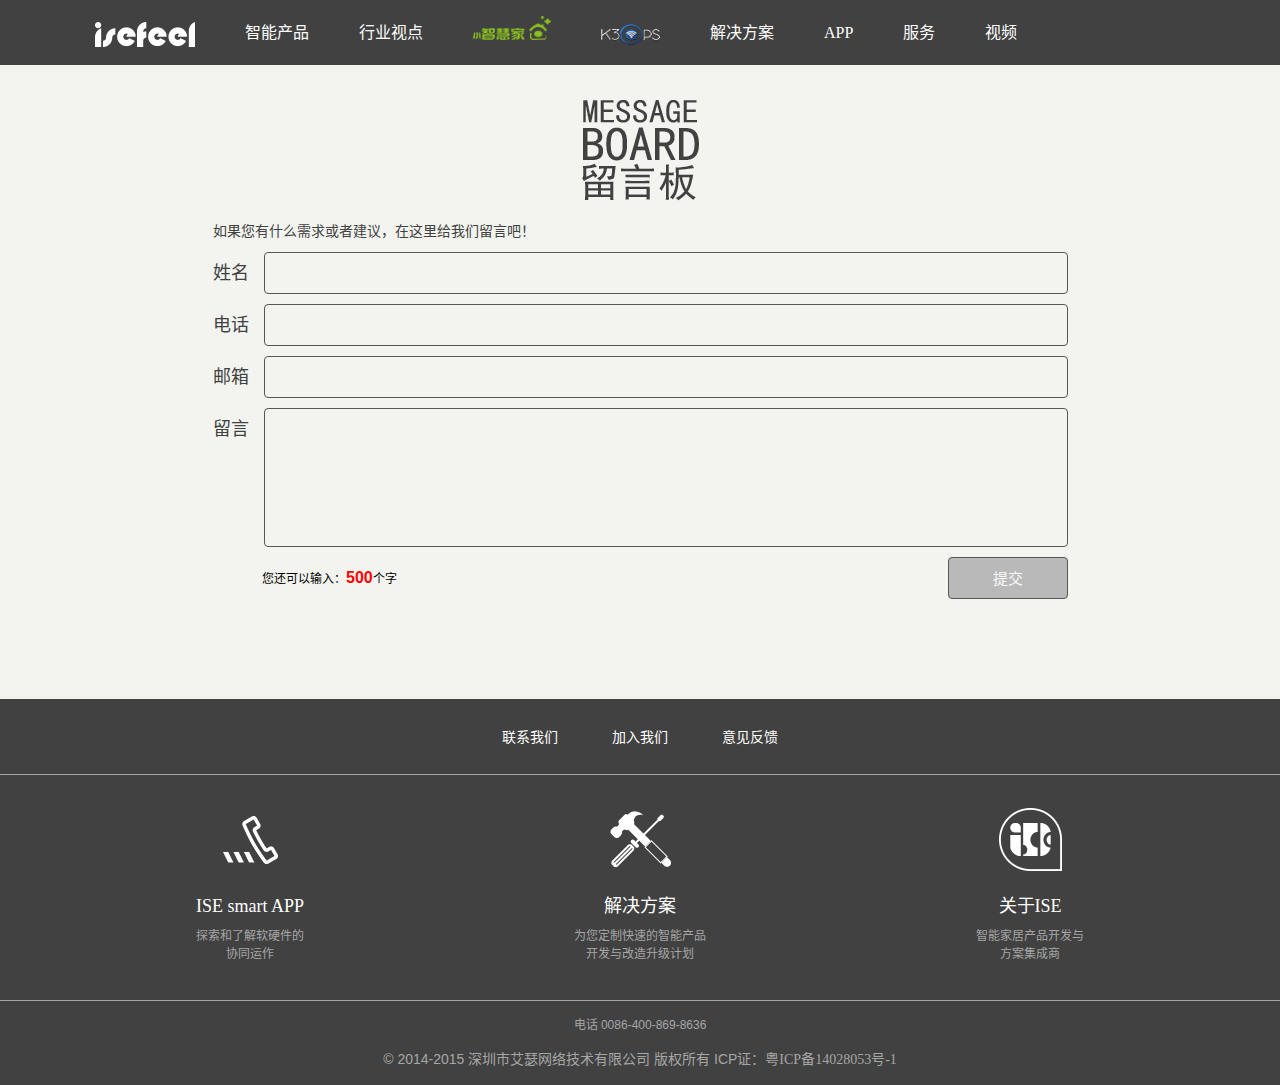
<file: MISE_WZ_ZH/feedback.html>
<!doctype html>
<html lang="zh-CN">
	<head>
		<meta charset="utf-8"/>
		<meta http-equiv="X-UA-Compatible" content="IE=Edge"/>
		<meta name="viewport" content="width=device-width, initial-scale=1"/> 
		<title>意见反馈</title>
		<link rel="shortcut icon" href="images/logo.ico">
		<link rel="stylesheet" href="css/bootstrap.css"/>
		<link rel="stylesheet" href="css/ise.css"/>
		<link rel="stylesheet" href="css/index.css"/>
		<link rel="stylesheet" href="css/header.css"/>
		<link rel="stylesheet" href="css/feedback.css"/>
		<link rel="stylesheet" href="css/footer.css"/>
		<link rel="stylesheet" href="css/swiper.min.css"/>
		<script type="text/javascript" src="js/jquery-1.8.3.min.js"></script>
		<script type="text/javascript" src="js/swiper.min.js"></script>
		<script type="text/javascript" src="js/bootstrap.min.js"></script>
		<script type="text/javascript" src="js/remind.js"></script>
		<script type="text/javascript" src="js/check.js"></script>
	</head>
	<body>
		<nav class="navbar navbar-default navbar-fixed-top" role="navigation">
			<div class="container">
				<div class="navbar-header">
					<button type="botton" class="navbar-toggle" data-toggle="collapse" data-target="#example-navbar-collapse">
						<span class="sr-only"></span>
						<span class="icon-bar"></span>
						<span class="icon-bar"></span>
						<span class="icon-bar"></span>
					</button>
					<a href="index.html" class="nav-brand">
						<img src="images/logo.png">
					</a>
				</div>
				<div class="collapse navbar-collapse" id="example-navbar-collapse">
					<ul class="nav navbar-nav">
						<li>
							<a href="product.html">智能产品</a>
						</li>
						<li>
							<a href="industry.html">行业视点</a>
						</li>
						<li>
							<a href="smallhome.html"><img src="images/logoico.png"/></a>
						</li>
						<li>
							<a href="k3ops.html"><img src="images/k3ops.png" alt=""></a>
						</li>
						<li>
							<a href="solution.html">解决方案</a>
						</li>
						<li>
							<a href="app.html">APP</a>
						</li>
						<li>
							<a href="service.html">服务</a>
						</li>
						<li>
							<a href="video.html">视频</a>
						</li>
					</ul>
				</div>
			</div>
		</nav>
		<div class="container feedback">
			<img src="images/messageboard.png"/>
			<div class="board">
				<p>如果您有什么需求或者建议，在这里给我们留言吧！</p>
				<form action="" method="post" onsubmit="return check_feedback()">
					<div class="inputdiv">
						<span>姓名</span>
						<input type="text" name="username" id="username" maxlength="20"/>
					</div>
					<div class="inputdiv">
						<span>电话</span>
						<input type="text" name="phone" id="phone" maxlength="20"/>
					</div>
					<div class="inputdiv">
						<span>邮箱</span>
						<input type="text" name="email" id="email" maxlength="20"/>
					</div>
					<div class="textdiv">
						<span>留言</span>
						<textarea type="text" name="content" id="content"></textarea>
					</div>
					<div class="row submitdiv">
					    <div class="col-md-6">
					    	<p id="show">
					    	    您还可以输入：<label id="sid">500</label>个字
						    </p>
					    </div>
					    <div class="col-md-6">
					    	<button name="feedback" type="submit">提交</button>
					    </div>
					</div>
				</form>
			</div>
		</div>
		<div class="footer">
		    <div class="footer-one">
		    	<div class="container footer1">
					<a href="contactus.html">联系我们</a>
					<a href="joinus.html">加入我们</a>
					<a href="feedback.html">意见反馈</a>
				</div>
		    </div>
			<div class="footer-two">
				<div class="container footer2">
					<div class="row">
						<div class="col-md-4 footer22 footer221">
							<ul>
								<li>
									<a href="app.html">
										<img src="images/phone.png"/>
									</a>
								</li>
								<li>
									<h4>
										<a href="app.html">ISE smart APP</a>
									</h4>
								</li>
								<li>
									<p>探索和了解软硬件的</p>
								</li>
								<li>
									<p>协同运作</p>
								</li>
							</ul>
						</div>
						<div class="col-md-4 footer22 footer222">
							<ul>
								<li>
									<a href="solution.html">
										<img src="images/set.png"/>
									</a>
								</li>
								<li>
									<h4>
										<a href="solution.html">解决方案</a>
									</h4>
								</li>
								<li>
									<p>为您定制快速的智能产品</p>
								</li>
								<li>
									<p>开发与改造升级计划</p>
								</li>
							</ul>
						</div>
						<div class="col-md-4 footer22">
							<ul>
								<li>
									<a href="aboutus.html">
										<img src="images/ise.png"/>
									</a>
								</li>
								<li>
									<h4>
										<a href="aboutus.html">关于ISE</a>
									</h4>
								</li>
								<li>
									<p>智能家居产品开发与</p>
								</li>
								<li>
									<p>方案集成商</p>
								</li>
							</ul>
						</div>
					</div>
				</div>
			</div>
			<div class="container footer3">
				<p>电话 0086-400-869-8636</p>
				<p style="font-size:14px;margin-top:15px;">© 2014-2015 深圳市艾瑟网络技术有限公司 版权所有 ICP证：<a target="_blank" href="http://www.miitbeian.gov.cn/">粤ICP备14028053号-1</a></p>
			</div>
		</div>
	</body>
</html>
</file>
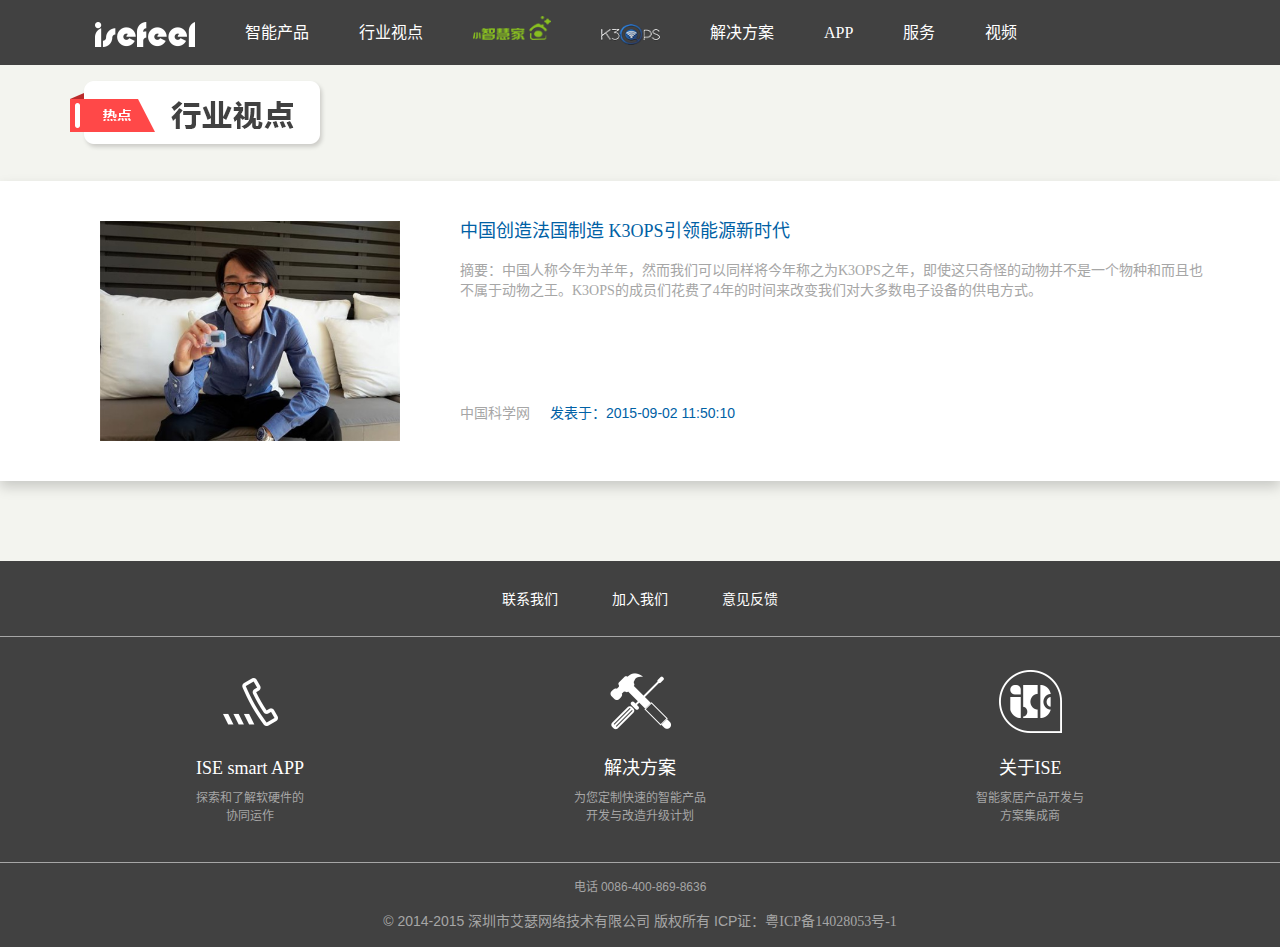
<file: MISE_WZ_ZH/industry.html>
<!doctype html>
<html lang="zh-CN">
	<head>
		<meta charset="utf-8"/>
		<meta http-equiv="X-UA-Compatible" content="IE=Edge"/>
		<meta name="viewport" content="width=device-width, initial-scale=1"/> 
		<title>行业视点</title>
		<link rel="shortcut icon" href="images/logo.ico">
		<link rel="stylesheet" href="css/bootstrap.css"/>
		<link rel="stylesheet" href="css/ise.css"/>
		<link rel="stylesheet" href="css/index.css"/>
		<link rel="stylesheet" href="css/header.css"/>
		<link rel="stylesheet" href="css/footer.css"/>
		<link rel="stylesheet" href="css/swiper.min.css"/>
		<script type="text/javascript" src="js/jquery-1.8.3.min.js"></script>
		<script type="text/javascript" src="js/swiper.min.js"></script>
		<script type="text/javascript" src="js/bootstrap.min.js"></script>
	</head>
	<body>
		<nav class="navbar navbar-default navbar-fixed-top" role="navigation">
			<div class="container">
				<div class="navbar-header">
					<button type="botton" class="navbar-toggle" data-toggle="collapse" data-target="#example-navbar-collapse">
						<span class="sr-only"></span>
						<span class="icon-bar"></span>
						<span class="icon-bar"></span>
						<span class="icon-bar"></span>
					</button>
					<a href="index.html" class="nav-brand">
						<img src="images/logo.png">
					</a>
				</div>
				<div class="collapse navbar-collapse" id="example-navbar-collapse">
					<ul class="nav navbar-nav">
						<li>
							<a href="product.html">智能产品</a>
						</li>
						<li>
							<a href="industry.html">行业视点</a>
						</li>
						<li>
							<a href="smallhome.html"><img src="images/logoico.png"/></a>
						</li>
						<li>
							<a href="k3ops.html"><img src="images/k3ops.png" alt=""></a>
						</li>
						<li>
							<a href="solution.html">解决方案</a>
						</li>
						<li>
							<a href="app.html">APP</a>
						</li>
						<li>
							<a href="service.html">服务</a>
						</li>
						<li>
							<a href="video.html">视频</a>
						</li>
					</ul>
				</div>
			</div>
		</nav>
		<div class="container industeryview" style="margin-top:80px;">
			<div class="industeryview-l">
				<img src="images/industryview.png" class="img-responsive">
			</div>
		</div>
		<div class="industeryviewcontainer">
		    <div class="container">
		        <div class="row">
		        	<div class="col-md-4 industeryviewcontainer-l">
		        		<a href="industrydetail.html">
		        			<img src="images/55d6d6c2532aa.jpg" class="viewimg img-responsive"/>
		        		</a>
		        	</div>
		        	<div class="col-md-8 industeryviewcontainer-r">
		        		<div class="industeryviewcontainer-r-one">
		        			<a href="industrydetail.html" target="_blank">中国创造法国制造 K3OPS引领能源新时代</a>
		        		</div>
		        		<div class="industeryviewcontainer-r-two">
		        			<a href="" target="_blank"> 摘要：中国人称今年为羊年，然而我们可以同样将今年称之为K3OPS之年，即使这只奇怪的动物并不是一个物种和而且也不属于动物之王。K3OPS的成员们花费了4年的时间来改变我们对大多数电子设备的供电方式。
                            </a>
		        		</div>
		        		<div class="industeryviewcontainer-r-three">
		        			<span>中国科学网</span><span>发表于：2015-09-02 11:50:10</span>
		        		</div>
		        	</div>
		        </div>
		    </div>
		</div>
		<div class="footer">
		    <div class="footer-one">
		    	<div class="container footer1">
					<a href="contactus.html">联系我们</a>
					<a href="joinus.html">加入我们</a>
					<a href="feedback.html">意见反馈</a>
				</div>
		    </div>
			<div class="footer-two">
				<div class="container footer2">
					<div class="row">
						<div class="col-md-4 footer22 footer221">
							<ul>
								<li>
									<a href="app.html">
										<img src="images/phone.png"/>
									</a>
								</li>
								<li>
									<h4>
										<a href="app.html">ISE smart APP</a>
									</h4>
								</li>
								<li>
									<p>探索和了解软硬件的</p>
								</li>
								<li>
									<p>协同运作</p>
								</li>
							</ul>
						</div>
						<div class="col-md-4 footer22 footer222">
							<ul>
								<li>
									<a href="solution.html">
										<img src="images/set.png"/>
									</a>
								</li>
								<li>
									<h4>
										<a href="solution.html">解决方案</a>
									</h4>
								</li>
								<li>
									<p>为您定制快速的智能产品</p>
								</li>
								<li>
									<p>开发与改造升级计划</p>
								</li>
							</ul>
						</div>
						<div class="col-md-4 footer22">
							<ul>
								<li>
									<a href="aboutus.html">
										<img src="images/ise.png"/>
									</a>
								</li>
								<li>
									<h4>
										<a href="aboutus.html">关于ISE</a>
									</h4>
								</li>
								<li>
									<p>智能家居产品开发与</p>
								</li>
								<li>
									<p>方案集成商</p>
								</li>
							</ul>
						</div>
					</div>
				</div>
			</div>
			<div class="container footer3">
				<p>电话 0086-400-869-8636</p>
				<p style="font-size:14px;margin-top:15px;">© 2014-2015 深圳市艾瑟网络技术有限公司 版权所有 ICP证：<a target="_blank" href="http://www.miitbeian.gov.cn/">粤ICP备14028053号-1</a></p>
			</div>
		</div>
	</body>
</html>
</file>
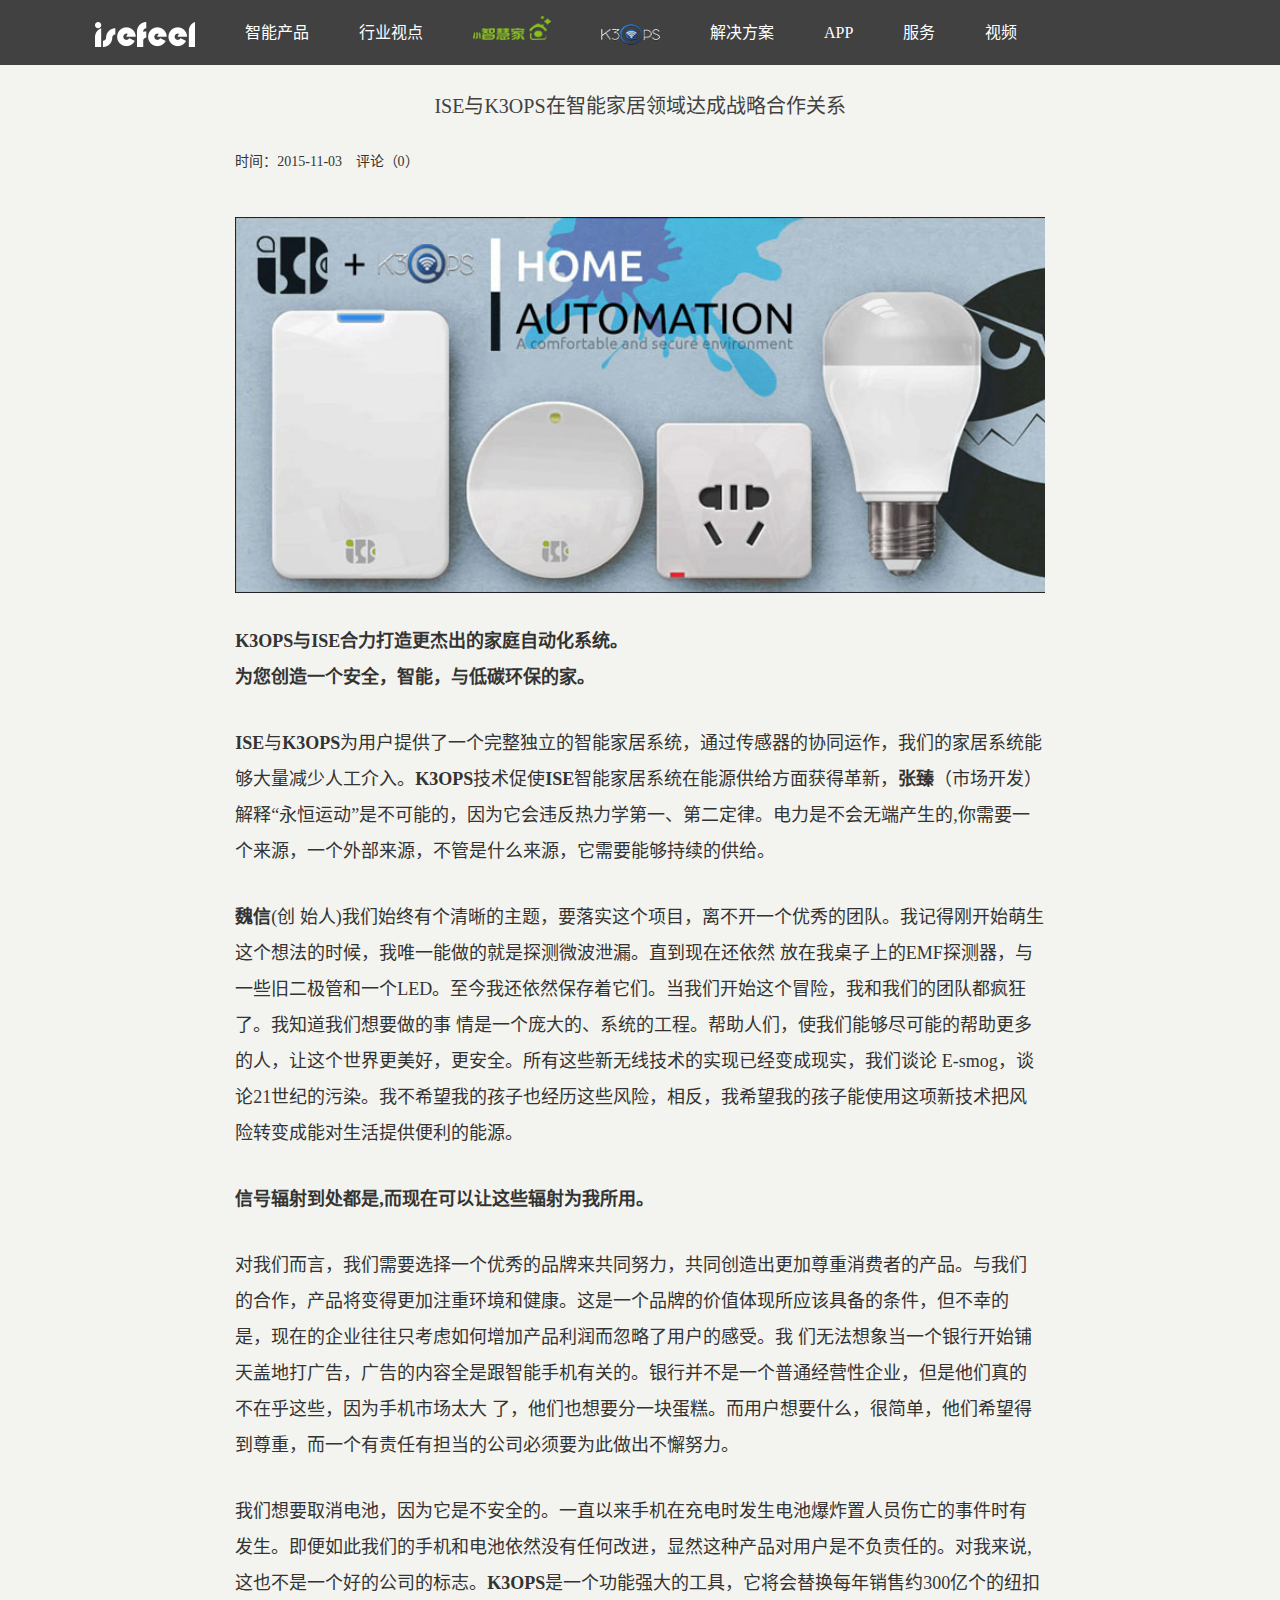
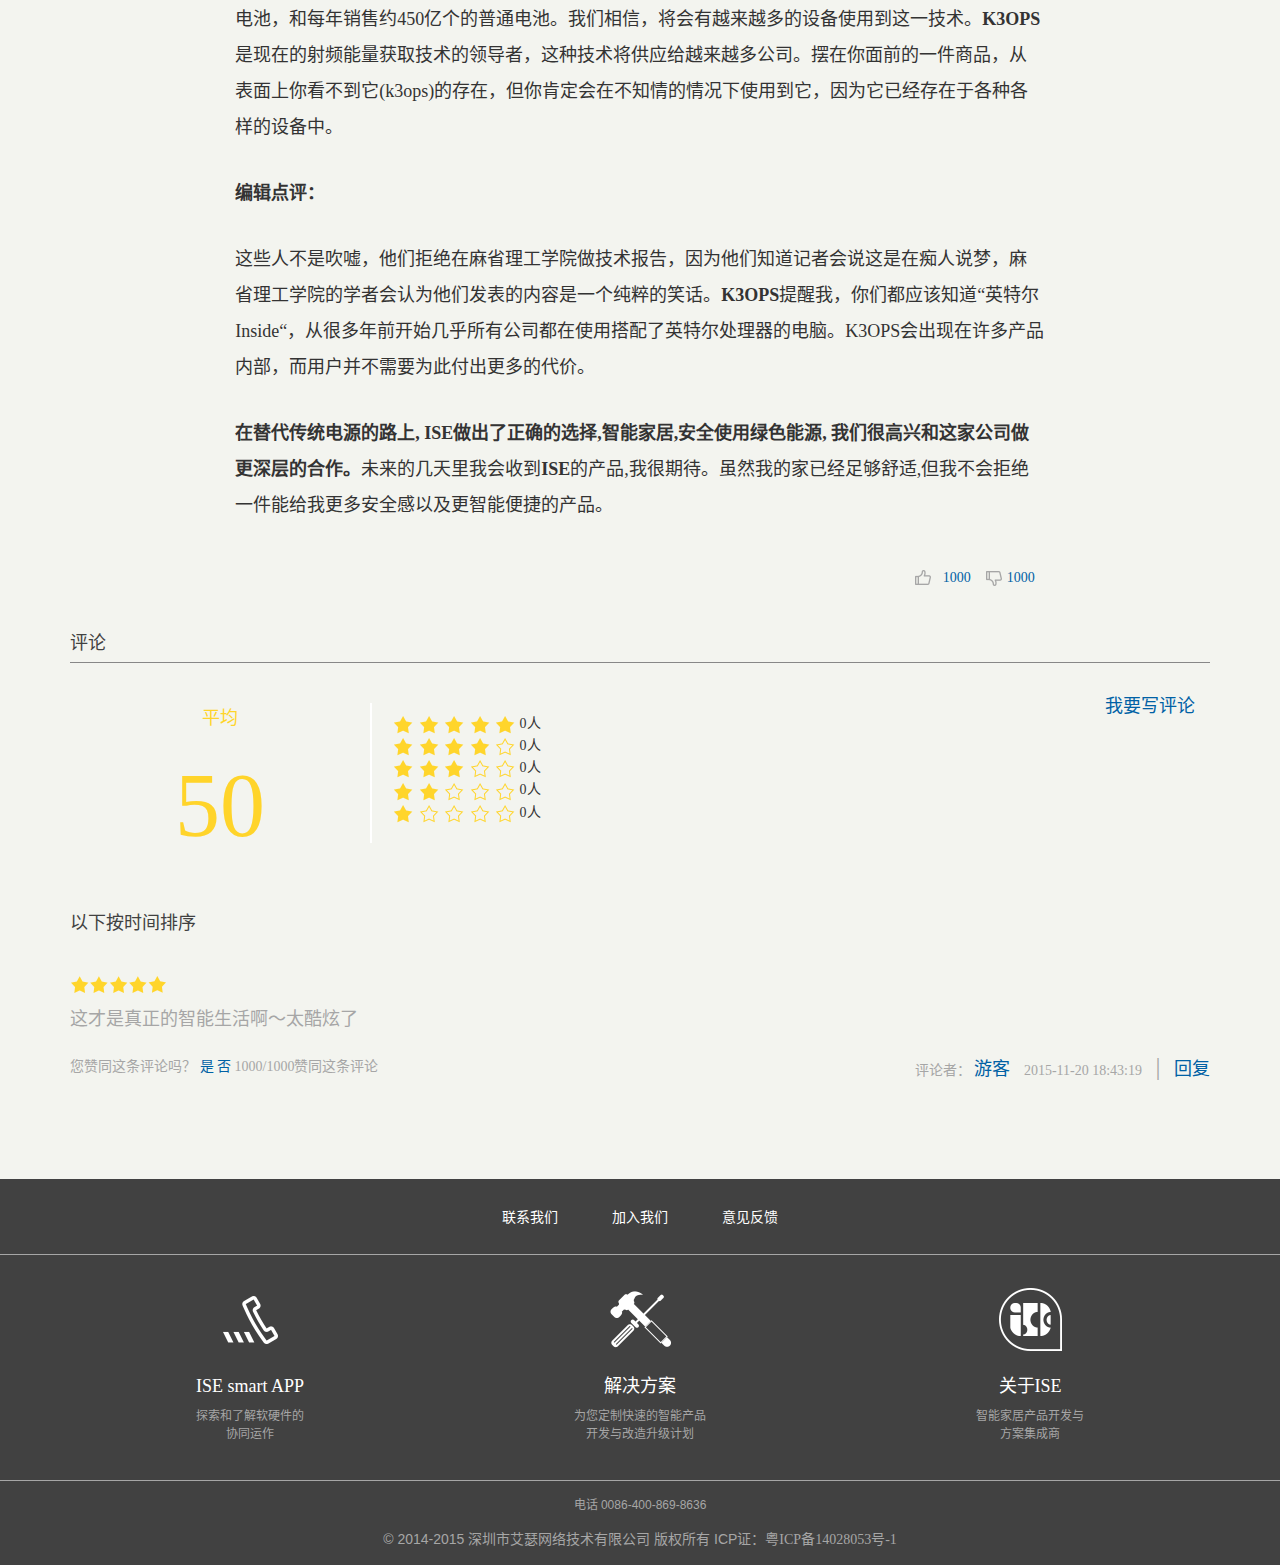
<file: MISE_WZ_ZH/industrydetail.html>
<!doctype html>
<html lang="zh-CN">
	<head>
		<meta charset="utf-8"/>
		<meta http-equiv="X-UA-Compatible" content="IE=Edge"/>
		<meta name="viewport" content="width=device-width, initial-scale=1"/> 
		<title>视点详情</title>
		<link rel="shortcut icon" href="images/logo.ico">
		<link rel="stylesheet" href="css/bootstrap.css"/>
		<link rel="stylesheet" href="css/ise.css"/>
		<link rel="stylesheet" href="css/index.css"/>
		<link rel="stylesheet" href="css/header.css"/>
		<link rel="stylesheet" href="css/service.css"/>
		<link rel="stylesheet" href="css/industrydetail.css"/>
		<link rel="stylesheet" href="css/footer.css"/>
		<link rel="stylesheet" href="css/swiper.min.css"/>
		<script type="text/javascript" src="js/jquery-1.8.3.min.js"></script>
		<script type="text/javascript" src="js/swiper.min.js"></script>
		<script type="text/javascript" src="js/bootstrap.min.js"></script>
	</head>
	<body>
		<nav class="navbar navbar-default navbar-fixed-top" role="navigation">
			<div class="container">
				<div class="navbar-header">
					<button type="botton" class="navbar-toggle" data-toggle="collapse" data-target="#example-navbar-collapse">
						<span class="sr-only"></span>
						<span class="icon-bar"></span>
						<span class="icon-bar"></span>
						<span class="icon-bar"></span>
					</button>
					<a href="index.html" class="nav-brand">
						<img src="images/logo.png">
					</a>
				</div>
				<div class="collapse navbar-collapse" id="example-navbar-collapse">
					<ul class="nav navbar-nav">
						<li>
							<a href="product.html">智能产品</a>
						</li>
						<li>
							<a href="industry.html">行业视点</a>
						</li>
						<li>
							<a href="smallhome.html"><img src="images/logoico.png"/></a>
						</li>
						<li>
							<a href="k3ops.html"><img src="images/k3ops.png" alt=""></a>
						</li>
						<li>
							<a href="solution.html">解决方案</a>
						</li>
						<li>
							<a href="app.html">APP</a>
						</li>
						<li>
							<a href="service.html">服务</a>
						</li>
						<li>
							<a href="video.html">视频</a>
						</li>
					</ul>
				</div>
			</div>
		</nav>
        <div class="container service">
        	<h2>ISE与K3OPS在智能家居领域达成战略合作关系</h2>
        	<div class="service-one">
        		<div class="service-one1">
        			<span>时间：2015-11-03</span>
        			<span>评论（0）</span>
        		</div>
        		<div class="service-one2">
        			<div class="bdsharebuttonbox">
        			    <a href="#" class="bds_qzone" data-cmd="qzone" title="分享到QQ空间"></a>
        			    <a href="#" class="bds_tqq" data-cmd="tqq" title="分享到腾讯微博"></a>
        			    <a href="#" class="bds_weixin" data-cmd="weixin" title="分享到微信"></a>
        			    <a href="#" class="bds_more" data-cmd="more"></a>
        			</div>
                    <script>
                        window._bd_share_config={"common":{"bdSnsKey":{},"bdText":"","bdMini":"1","bdMiniList":["mshare","qzone","bdysc","weixin","tqq","bdxc","kaixin001","tqf"],"bdPic":"","bdStyle":"1","bdSize":"24"},"share":{}};
                            with(document)0[(getElementsByTagName('head')[0]||body).appendChild(createElement('script')).src='http://bdimg.share.baidu.com/static/api/js/share.js?v=89860593.js?cdnversion='+~(-new Date()/36e5)];
                    </script>
        		</div>       		
        	</div>
        	<div class="industrydetail">
        		<img src="images/1448965630180475.jpg" class="img-responsive"/>
        		<p>
        		   <strong>K3OPS与ISE合力打造更杰出的家庭自动化系统。</strong>
        		   <br>
        		   <strong>为您创造一个安全，智能，与低碳环保的家。</strong>
        		</p>
        		<p><strong>ISE</strong>与<strong>K3OPS</strong>为用户提供了一个完整独立的智能家居系统，通过传感器的协同运作，我们的家居系统能够大量减少人工介入。<strong>K3OPS</strong>技术促使<strong>ISE</strong>智能家居系统在能源供给方面获得革新，<strong>张臻</strong>（市场开发）解释“永恒运动”是不可能的，因为它会违反热力学第一、第二定律。电力是不会无端产生的,你需要一个来源，一个外部来源，不管是什么来源，它需要能够持续的供给。</p>
        		<p><strong>魏信</strong>(创 始人)我们始终有个清晰的主题，要落实这个项目，离不开一个优秀的团队。我记得刚开始萌生这个想法的时候，我唯一能做的就是探测微波泄漏。直到现在还依然 放在我桌子上的EMF探测器，与一些旧二极管和一个LED。至今我还依然保存着它们。当我们开始这个冒险，我和我们的团队都疯狂了。我知道我们想要做的事 情是一个庞大的、系统的工程。帮助人们，使我们能够尽可能的帮助更多的人，让这个世界更美好，更安全。所有这些新无线技术的实现已经变成现实，我们谈论 E-smog，谈论21世纪的污染。我不希望我的孩子也经历这些风险，相反，我希望我的孩子能使用这项新技术把风险转变成能对生活提供便利的能源。</p>
        		<p><strong>信号辐射到处都是,而现在可以让这些辐射为我所用。</strong></p>
        		<p>对我们而言，我们需要选择一个优秀的品牌来共同努力，共同创造出更加尊重消费者的产品。与我们的合作，产品将变得更加注重环境和健康。这是一个品牌的价值体现所应该具备的条件，但不幸的是，现在的企业往往只考虑如何增加产品利润而忽略了用户的感受。我 们无法想象当一个银行开始铺天盖地打广告，广告的内容全是跟智能手机有关的。银行并不是一个普通经营性企业，但是他们真的不在乎这些，因为手机市场太大 了，他们也想要分一块蛋糕。而用户想要什么，很简单，他们希望得到尊重，而一个有责任有担当的公司必须要为此做出不懈努力。</p>
        		<p>我们想要取消电池，因为它是不安全的。一直以来手机在充电时发生电池爆炸置人员伤亡的事件时有发生。即便如此我们的手机和电池依然没有任何改进，显然这种产品对用户是不负责任的。对我来说,这也不是一个好的公司的标志。<strong>K3OPS</strong>是一个功能强大的工具，它将会替换每年销售约300亿个的纽扣电池，和每年销售约450亿个的普通电池。我们相信，将会有越来越多的设备使用到这一技术。<strong>K3OPS</strong>是现在的射频能量获取技术的领导者，这种技术将供应给越来越多公司。摆在你面前的一件商品，从表面上你看不到它(k3ops)的存在，但你肯定会在不知情的情况下使用到它，因为它已经存在于各种各样的设备中。</p>
        		<p><strong>编辑点评：</strong></p>
        		<p>这些人不是吹嘘，他们拒绝在麻省理工学院做技术报告，因为他们知道记者会说这是在痴人说梦，麻省理工学院的学者会认为他们发表的内容是一个纯粹的笑话。<strong>K3OPS</strong>提醒我，你们都应该知道“英特尔Inside“，从很多年前开始几乎所有公司都在使用搭配了英特尔处理器的电脑。K3OPS会出现在许多产品内部，而用户并不需要为此付出更多的代价。</p>
        		<p><strong>在替代传统电源的路上, ISE做出了正确的选择,智能家居,安全使用绿色能源,  我们很高兴和这家公司做更深层的合作。</strong>未来的几天里我会收到<strong>ISE</strong>的产品,我很期待。虽然我的家已经足够舒适,但我不会拒绝一件能给我更多安全感以及更智能便捷的产品。</p>
        	</div>
        	<div class="service-three">
        		<div class="service-three1">
        			<div class="bdsharebuttonbox">
        			    <a href="#" class="bds_qzone" data-cmd="qzone" title="分享到QQ空间"></a>
        			    <a href="#" class="bds_tqq" data-cmd="tqq" title="分享到腾讯微博"></a>
        			    <a href="#" class="bds_weixin" data-cmd="weixin" title="分享到微信"></a>
        			    <a href="#" class="bds_more" data-cmd="more"></a>
        			</div>
                    <script>
                        window._bd_share_config={"common":{"bdSnsKey":{},"bdText":"","bdMini":"1","bdMiniList":["mshare","qzone","bdysc","weixin","tqq","bdxc","kaixin001","tqf"],"bdPic":"","bdStyle":"1","bdSize":"24"},"share":{}};
                            with(document)0[(getElementsByTagName('head')[0]||body).appendChild(createElement('script')).src='http://bdimg.share.baidu.com/static/api/js/share.js?v=89860593.js?cdnversion='+~(-new Date()/36e5)];
                    </script>
        		</div>
        		<div class="service-three2">
        			<a href="javascript:void(0)">
        				<img src="images/praise1.png"/>
        			</a>
        			<span>1000</span>
        			<a href="javascript:void(0)">
        				<img src="images/stamp.png"/>
        			</a>
        			<span>1000</span>
        		</div>
        	</div>
        	<div class="service-four">
        	    <p class="service-txt">评论</p>
        	    <div class="row service-fours">
        	    	<div class="col-md-8">
        	    		<div class="service-four1">
        	    			<p>平均</p>
        	    			<span>50</span>
        	    		</div>
        	    		<div class="service-four2">
        	    			<ul>
        	    				<li>
        	    					<img src="images/littlestar.png"/>
        	    					<img src="images/littlestar.png"/>
        	    					<img src="images/littlestar.png"/>
        	    					<img src="images/littlestar.png"/>
        	    					<img src="images/littlestar.png"/>
        	    					<span>0人</span>
        	    				</li>
        	    				<li>
        	    					<img src="images/littlestar.png"/>
        	    					<img src="images/littlestar.png"/>
        	    					<img src="images/littlestar.png"/>
        	    					<img src="images/littlestar.png"/>
        	    					<img src="images/littlestar1.png"/>
        	    					<span>0人</span>
        	    				</li>
        	    				<li>
        	    					<img src="images/littlestar.png"/>
        	    					<img src="images/littlestar.png"/>
        	    					<img src="images/littlestar.png"/>
        	    					<img src="images/littlestar1.png"/>
        	    					<img src="images/littlestar1.png"/>
        	    					<span>0人</span>
        	    				</li>
        	    				<li>
        	    					<img src="images/littlestar.png"/>
        	    					<img src="images/littlestar.png"/>
        	    					<img src="images/littlestar1.png"/>
        	    					<img src="images/littlestar1.png"/>
        	    					<img src="images/littlestar1.png"/>
        	    					<span>0人</span>
        	    				</li>
        	    				<li>
        	    					<img src="images/littlestar.png"/>
        	    					<img src="images/littlestar1.png"/>
        	    					<img src="images/littlestar1.png"/>
        	    					<img src="images/littlestar1.png"/>
        	    					<img src="images/littlestar1.png"/>
        	    					<span>0人</span>
        	    				</li>
        	    			</ul>
        	    		</div>
        	    	</div>
        	    	<div class="col-md-4 service-four3">
        	    		<a href="review.html">我要写评论</a>
        	    	</div>
        	    </div>
        	    <p style="margin:30px auto;">以下按时间排序</p>
        	    <div class="service-five">
        	    	<img src="images/star5.png">
        	    	<p>这才是真正的智能生活啊～太酷炫了</p>
        	    	<div class="service-fives">
        	    		<div class="service-five1">
        	    			<span>您赞同这条评论吗？</span>
        	    			<a href="javascript:void(0)">是</a>
        	    			<a href="javascript:void(0)">否</a>
        	    			<span>1000/1000赞同这条评论</span>
        	    		</div>
        	    		<div class="service-five2">
        	    		    <span>评论者：</span>
        	    		    <span class="service-storng">游客</span>
        	    		    <span style="margin-left:10px;">2015-11-20 18:43:19</span>
        	    		    <span style="font-size:25px;margin:0 10px;">|</span>
        	    		    <a href="reply.html" class="service-storng">回复</a>
        	    		</div>
        	    	</div>
        	    </div>
        	</div>
        </div>
		<div class="footer">
		    <div class="footer-one">
		    	<div class="container footer1">
					<a href="contactus.html">联系我们</a>
					<a href="joinus.html">加入我们</a>
					<a href="feedback.html">意见反馈</a>
				</div>
		    </div>
			<div class="footer-two">
				<div class="container footer2">
					<div class="row">
						<div class="col-md-4 footer22 footer221">
							<ul>
								<li>
									<a href="app.html">
										<img src="images/phone.png"/>
									</a>
								</li>
								<li>
									<h4>
										<a href="app.html">ISE smart APP</a>
									</h4>
								</li>
								<li>
									<p>探索和了解软硬件的</p>
								</li>
								<li>
									<p>协同运作</p>
								</li>
							</ul>
						</div>
						<div class="col-md-4 footer22 footer222">
							<ul>
								<li>
									<a href="solution.html">
										<img src="images/set.png"/>
									</a>
								</li>
								<li>
									<h4>
										<a href="solution.html">解决方案</a>
									</h4>
								</li>
								<li>
									<p>为您定制快速的智能产品</p>
								</li>
								<li>
									<p>开发与改造升级计划</p>
								</li>
							</ul>
						</div>
						<div class="col-md-4 footer22">
							<ul>
								<li>
									<a href="aboutus.html">
										<img src="images/ise.png"/>
									</a>
								</li>
								<li>
									<h4>
										<a href="aboutus.html">关于ISE</a>
									</h4>
								</li>
								<li>
									<p>智能家居产品开发与</p>
								</li>
								<li>
									<p>方案集成商</p>
								</li>
							</ul>
						</div>
					</div>
				</div>
			</div>
			<div class="container footer3">
				<p>电话 0086-400-869-8636</p>
				<p style="font-size:14px;margin-top:15px;">© 2014-2015 深圳市艾瑟网络技术有限公司 版权所有 ICP证：<a target="_blank" href="http://www.miitbeian.gov.cn/">粤ICP备14028053号-1</a></p>
			</div>
		</div>
	</body>
</html>
</file>
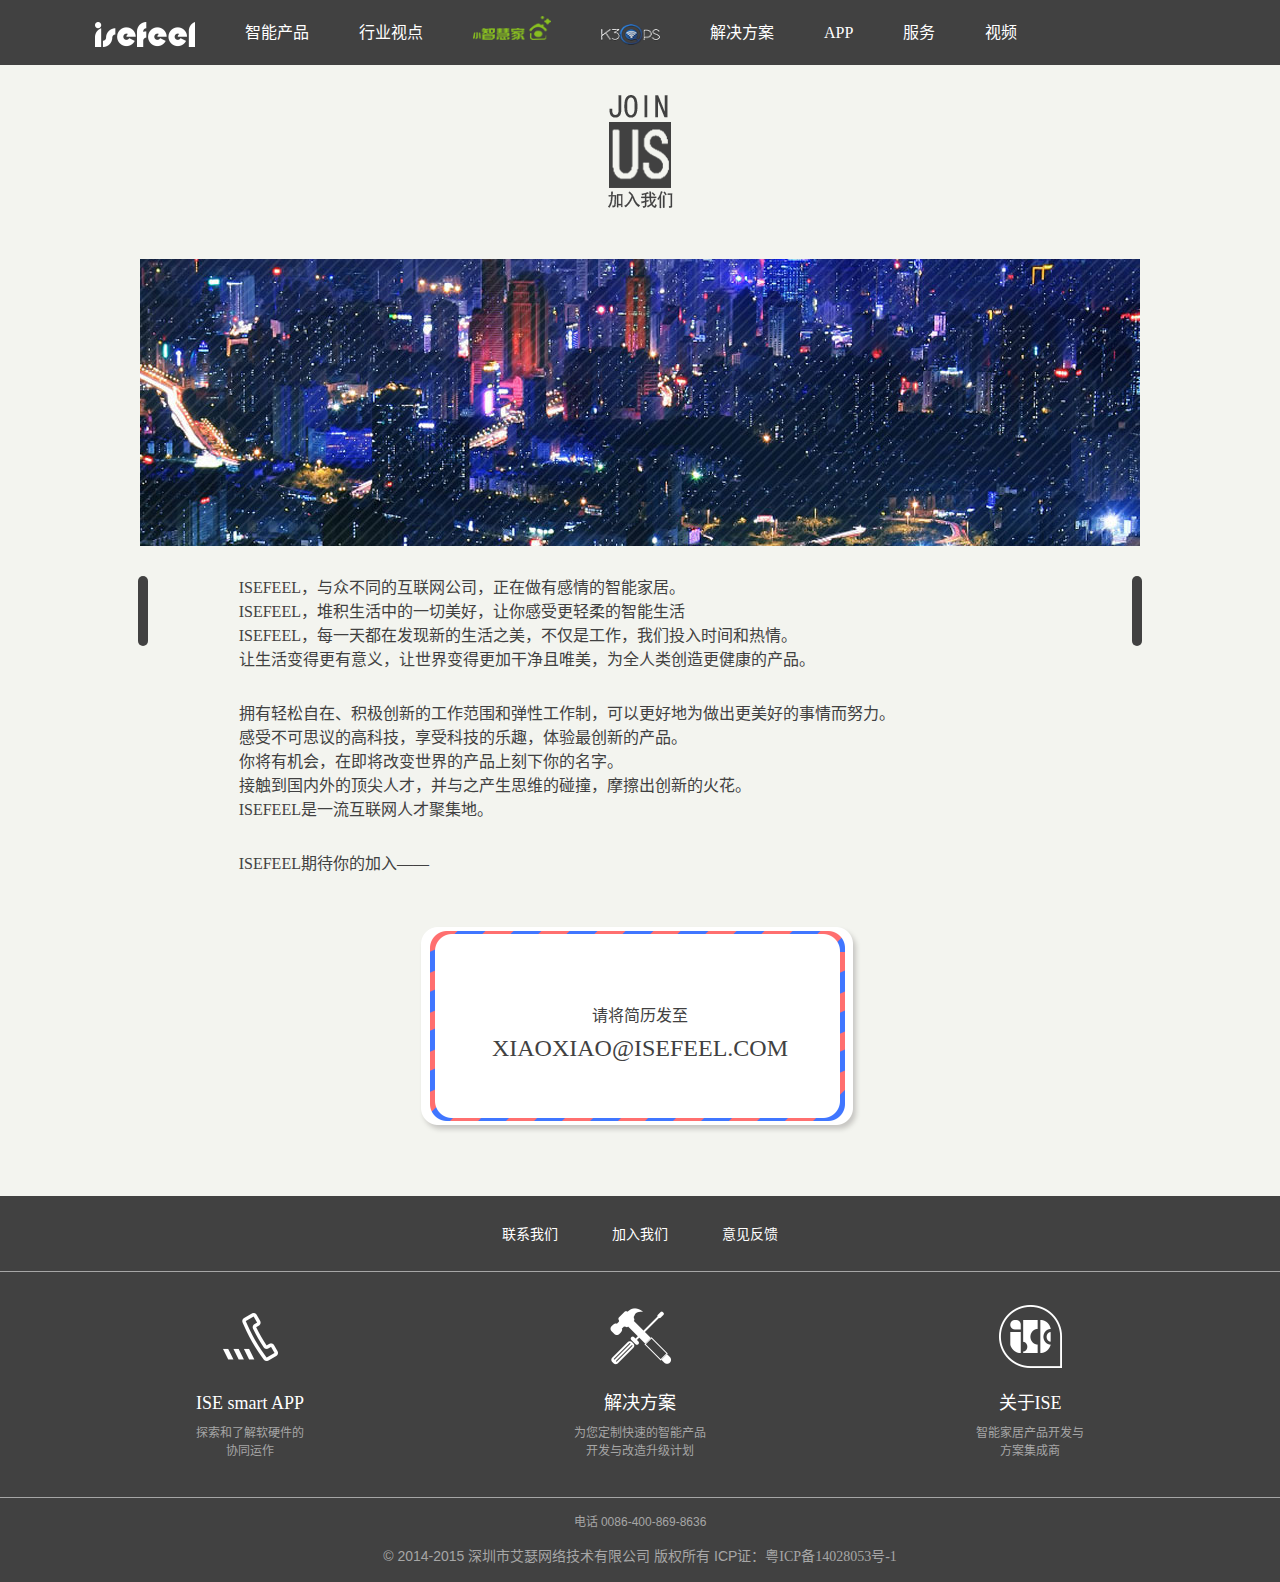
<file: MISE_WZ_ZH/joinus.html>
<!doctype html>
<html lang="zh-CN">
	<head>
		<meta charset="utf-8"/>
		<meta http-equiv="X-UA-Compatible" content="IE=Edge"/>
		<meta name="viewport" content="width=device-width, initial-scale=1"/> 
		<title>加入我们</title>
		<link rel="shortcut icon" href="images/logo.ico">
		<link rel="stylesheet" href="css/bootstrap.css"/>
		<link rel="stylesheet" href="css/ise.css"/>
		<link rel="stylesheet" href="css/index.css"/>
		<link rel="stylesheet" href="css/header.css"/>
		<link rel="stylesheet" href="css/joinus.css"/>
		<link rel="stylesheet" href="css/footer.css"/>
		<link rel="stylesheet" href="css/swiper.min.css"/>
		<script type="text/javascript" src="js/jquery-1.8.3.min.js"></script>
		<script type="text/javascript" src="js/contactus.js"></script>
		<script type="text/javascript" src="js/swiper.min.js"></script>
		<script type="text/javascript" src="js/bootstrap.min.js"></script>
	</head>
	<body>
		<nav class="navbar navbar-default navbar-fixed-top" role="navigation">
			<div class="container">
				<div class="navbar-header">
					<button type="botton" class="navbar-toggle" data-toggle="collapse" data-target="#example-navbar-collapse">
						<span class="sr-only"></span>
						<span class="icon-bar"></span>
						<span class="icon-bar"></span>
						<span class="icon-bar"></span>
					</button>
					<a href="index.html" class="nav-brand">
						<img src="images/logo.png">
					</a>
				</div>
				<div class="collapse navbar-collapse" id="example-navbar-collapse">
					<ul class="nav navbar-nav">
						<li>
							<a href="product.html">智能产品</a>
						</li>
						<li>
							<a href="industry.html">行业视点</a>
						</li>
						<li>
							<a href="smallhome.html"><img src="images/logoico.png"/></a>
						</li>
						<li>
							<a href="k3ops.html"><img src="images/k3ops.png" alt=""></a>
						</li>
						<li>
							<a href="solution.html">解决方案</a>
						</li>
						<li>
							<a href="app.html">APP</a>
						</li>
						<li>
							<a href="service.html">服务</a>
						</li>
						<li>
							<a href="video.html">视频</a>
						</li>
					</ul>
				</div>
			</div>
		</nav>
		<div class="container joinus">
		    <img src="images/joinus.png"/>
		    <img src="images/joinuslogo.jpg" class="img-responsive"/>
		    <div class="joinus1">
		    	<div class="joinus1_l"></div>
		    	<div class="joinus1_c">
		    		<div class="joinus1-c1">
		    			<p>ISEFEEL，与众不同的互联网公司，正在做有感情的智能家居。</p>
		    			<p>ISEFEEL，堆积生活中的一切美好，让你感受更轻柔的智能生活</p>
		    			<p>ISEFEEL，每一天都在发现新的生活之美，不仅是工作，我们投入时间和热情。</p>
		    			<p>让生活变得更有意义，让世界变得更加干净且唯美，为全人类创造更健康的产品。</p>
		    		</div>
		    		<div class="joinus1-c1">
        				<p>拥有轻松自在、积极创新的工作范围和弹性工作制，可以更好地为做出更美好的事情而努力。</p>
        				<p>感受不可思议的高科技，享受科技的乐趣，体验最创新的产品。</p>
        				<p>你将有机会，在即将改变世界的产品上刻下你的名字。</p>
        				<p>接触到国内外的顶尖人才，并与之产生思维的碰撞，摩擦出创新的火花。</p>
        				<p>ISEFEEL是一流互联网人才聚集地。</p>
        			</div>
        			<div class="joinus1-c2">
        				<p>ISEFEEL期待你的加入——</p>
        			</div>
        			<div class="joinus2">
		    	        <img src="images/joinusbottom.png" class="img-responsive"/>
		    	        <p>请将简历发至</p>
		    	        <p>XIAOXIAO@ISEFEEL.COM</p>
		            </div>
		    	</div>
		    	<div class="joinus1_r"></div>
		    </div>
		</div>
		<div class="footer">
		    <div class="footer-one">
		    	<div class="container footer1">
					<a href="contactus.html">联系我们</a>
					<a href="joinus.html">加入我们</a>
					<a href="feedback.html">意见反馈</a>
				</div>
		    </div>
			<div class="footer-two">
				<div class="container footer2">
					<div class="row">
						<div class="col-md-4 footer22 footer221">
							<ul>
								<li>
									<a href="app.html">
										<img src="images/phone.png"/>
									</a>
								</li>
								<li>
									<h4>
										<a href="app.html">ISE smart APP</a>
									</h4>
								</li>
								<li>
									<p>探索和了解软硬件的</p>
								</li>
								<li>
									<p>协同运作</p>
								</li>
							</ul>
						</div>
						<div class="col-md-4 footer22 footer222">
							<ul>
								<li>
									<a href="solution.html">
										<img src="images/set.png"/>
									</a>
								</li>
								<li>
									<h4>
										<a href="solution.html">解决方案</a>
									</h4>
								</li>
								<li>
									<p>为您定制快速的智能产品</p>
								</li>
								<li>
									<p>开发与改造升级计划</p>
								</li>
							</ul>
						</div>
						<div class="col-md-4 footer22">
							<ul>
								<li>
									<a href="aboutus.html">
										<img src="images/ise.png"/>
									</a>
								</li>
								<li>
									<h4>
										<a href="aboutus.html">关于ISE</a>
									</h4>
								</li>
								<li>
									<p>智能家居产品开发与</p>
								</li>
								<li>
									<p>方案集成商</p>
								</li>
							</ul>
						</div>
					</div>
				</div>
			</div>
			<div class="container footer3">
				<p>电话 0086-400-869-8636</p>
				<p style="font-size:14px;margin-top:15px;">© 2014-2015 深圳市艾瑟网络技术有限公司 版权所有 ICP证：<a target="_blank" href="http://www.miitbeian.gov.cn/">粤ICP备14028053号-1</a></p>
			</div>
		</div>
	</body>
</html>
</file>
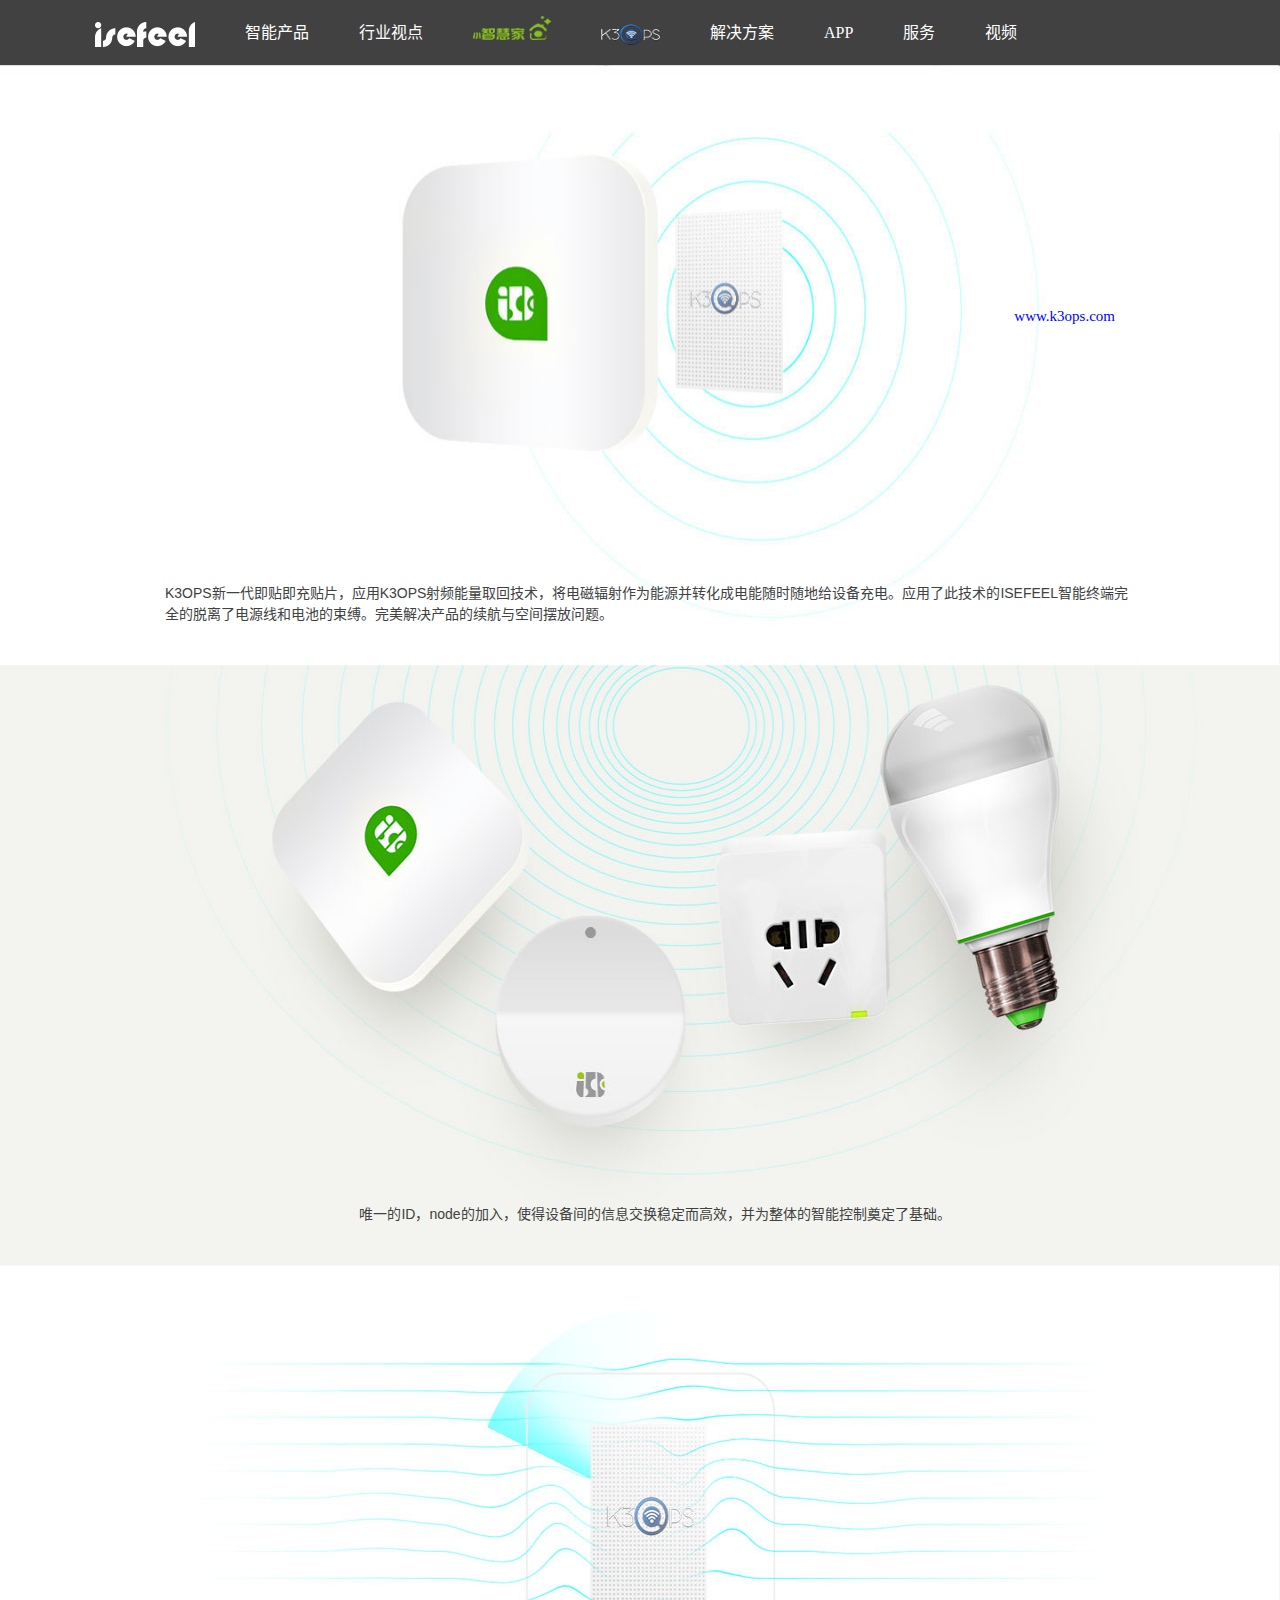
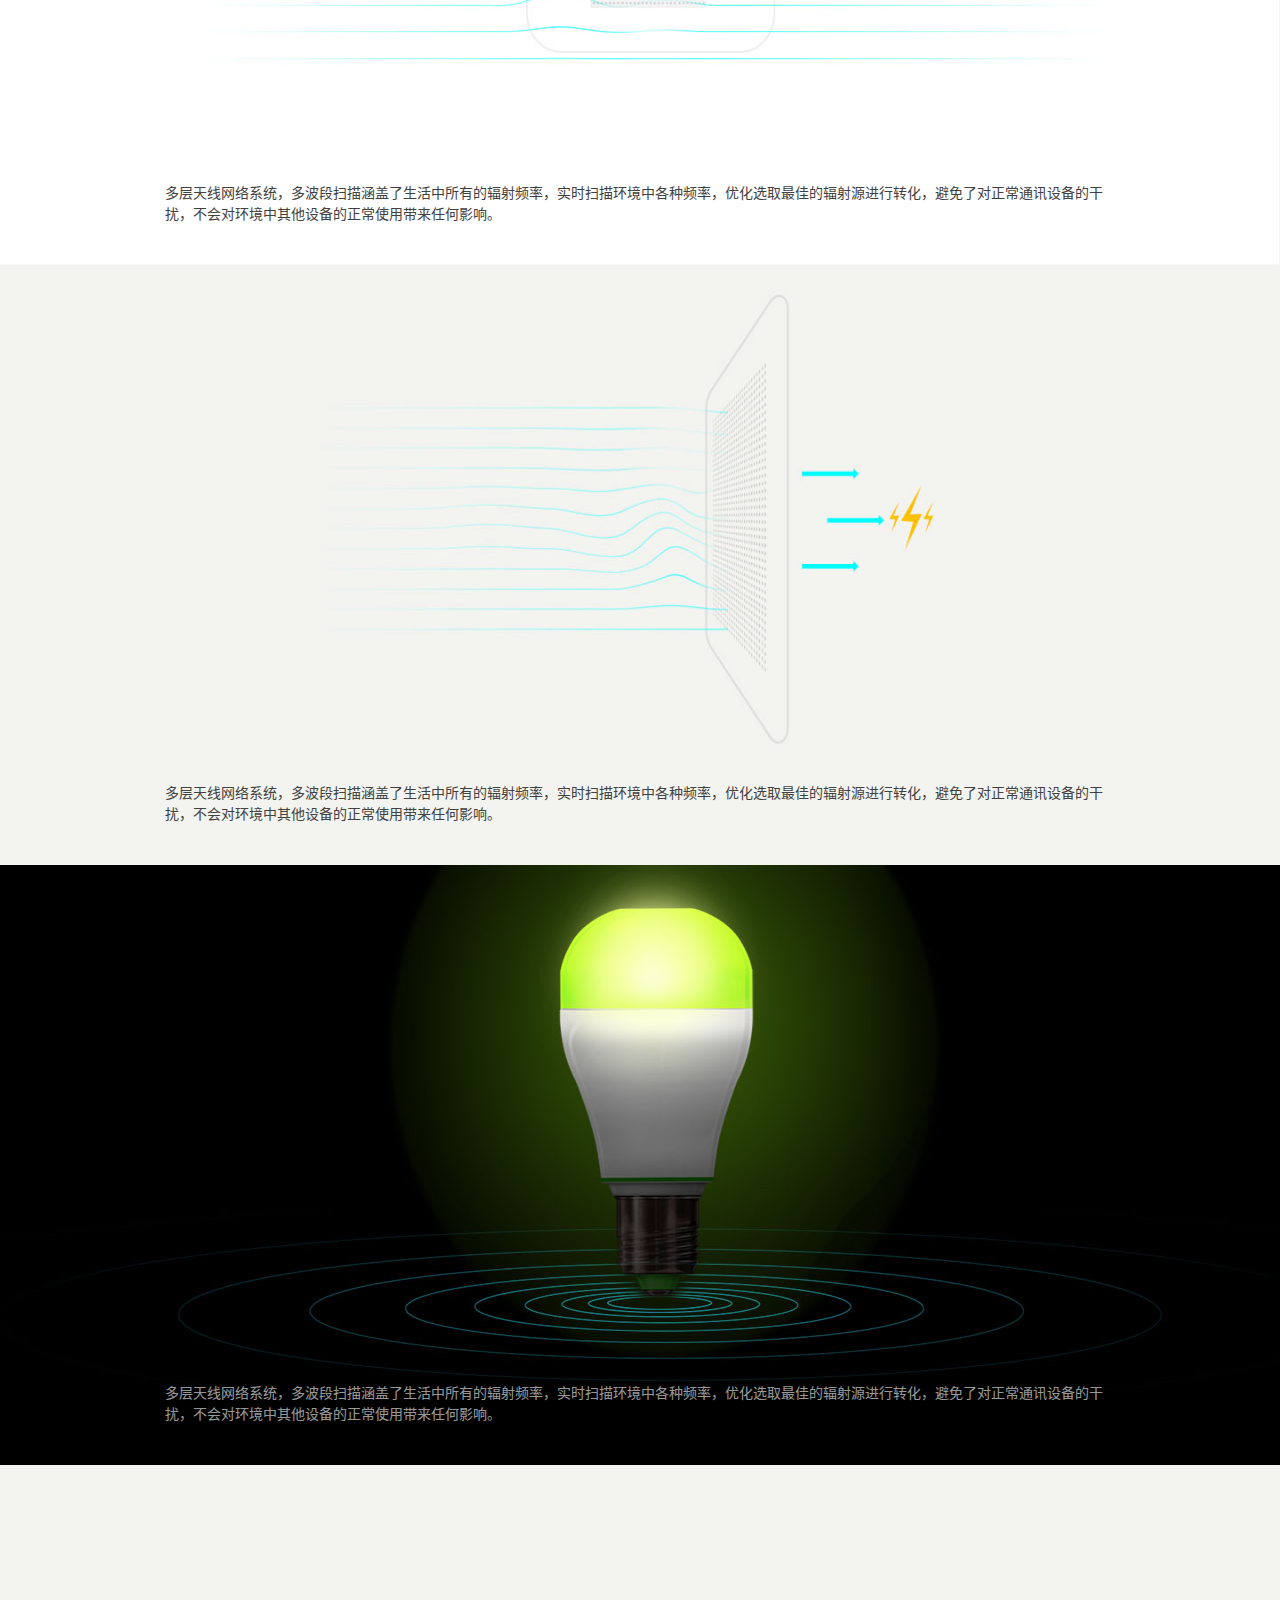
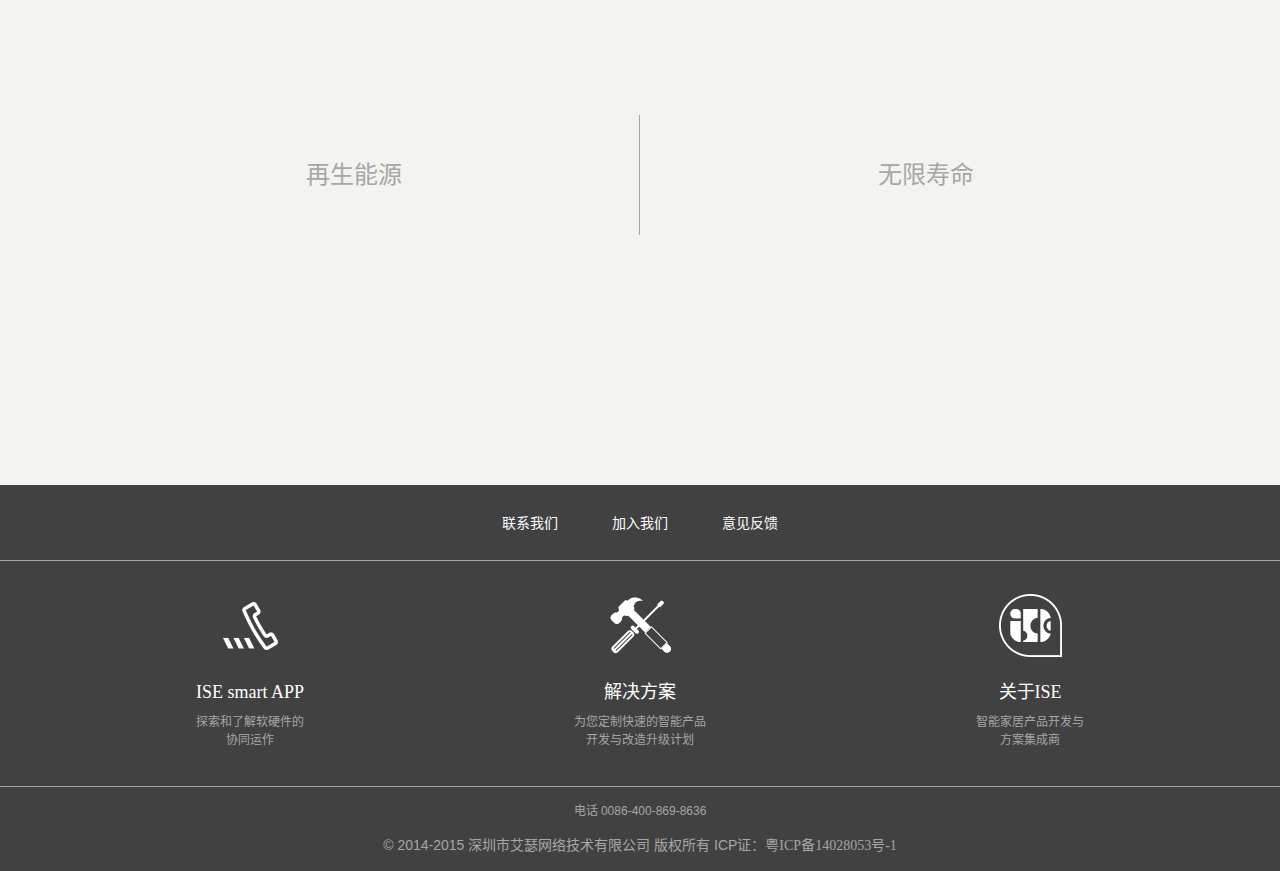
<file: MISE_WZ_ZH/k3ops.html>
<!doctype html>
<html lang="zh-CN">
	<head>
		<meta charset="utf-8"/>
		<meta http-equiv="X-UA-Compatible" content="IE=Edge"/>
		<meta name="viewport" content="width=device-width, initial-scale=1"/> 
		<title>K3OPS</title>
		<link rel="shortcut icon" href="images/logo.ico">
		<link rel="stylesheet" href="css/bootstrap.css"/>
		<link rel="stylesheet" href="css/ise.css"/>
		<link rel="stylesheet" href="css/index.css"/>
		<link rel="stylesheet" href="css/header.css"/>
		<link rel="stylesheet" href="css/k3ops.css"/>
		<link rel="stylesheet" href="css/footer.css"/>
		<link rel="stylesheet" href="css/swiper.min.css"/>
		<script type="text/javascript" src="js/jquery-1.8.3.min.js"></script>
		<script type="text/javascript" src="js/swiper.min.js"></script>
		<script type="text/javascript" src="js/bootstrap.min.js"></script>
	</head>
	<body>
		<nav class="navbar navbar-default navbar-fixed-top" role="navigation">
			<div class="container">
				<div class="navbar-header">
					<button type="botton" class="navbar-toggle" data-toggle="collapse" data-target="#example-navbar-collapse">
						<span class="sr-only"></span>
						<span class="icon-bar"></span>
						<span class="icon-bar"></span>
						<span class="icon-bar"></span>
					</button>
					<a href="index.html" class="nav-brand">
						<img src="images/logo.png">
					</a>
				</div>
				<div class="collapse navbar-collapse" id="example-navbar-collapse">
					<ul class="nav navbar-nav">
						<li>
							<a href="product.html">智能产品</a>
						</li>
						<li>
							<a href="industry.html">行业视点</a>
						</li>
						<li>
							<a href="smallhome.html"><img src="images/logoico.png"/></a>
						</li>
						<li>
							<a href="k3ops.html"><img src="images/k3ops.png" alt=""></a>
						</li>
						<li>
							<a href="solution.html">解决方案</a>
						</li>
						<li>
							<a href="app.html">APP</a>
						</li>
						<li>
							<a href="service.html">服务</a>
						</li>
						<li>
							<a href="video.html">视频</a>
						</li>
					</ul>
				</div>
			</div>
		</nav>
		<div class="k3ops k3ops1">
			<div class="container k3ops11">
				<a href="http://www.k3ops.com">www.k3ops.com</a>
				<p>K3OPS新一代即贴即充贴片，应用K3OPS射频能量取回技术，将电磁辐射作为能源并转化成电能随时随地给设备充电。应用了此技术的ISEFEEL智能终端完全的脱离了电源线和电池的束缚。完美解决产品的续航与空间摆放问题。 </p>
			</div>
		</div>
		<div class="k3ops k3ops2">
			<div class="container k3ops12">
				<p>唯一的ID，node的加入，使得设备间的信息交换稳定而高效，并为整体的智能控制奠定了基础。 </p>
			</div>
		</div>
		<div class="k3ops k3ops3">
			<div class="container k3ops11">
				<p>多层天线网络系统，多波段扫描涵盖了生活中所有的辐射频率，实时扫描环境中各种频率，优化选取最佳的辐射源进行转化，避免了对正常通讯设备的干扰，不会对环境中其他设备的正常使用带来任何影响。 </p>
			</div>
		</div>
		<div class="k3ops k3ops4">
			<div class="container k3ops11">
				<p>多层天线网络系统，多波段扫描涵盖了生活中所有的辐射频率，实时扫描环境中各种频率，优化选取最佳的辐射源进行转化，避免了对正常通讯设备的干扰，不会对环境中其他设备的正常使用带来任何影响。 </p>
			</div>
		</div>
		<div class="k3ops k3ops5">
			<div class="container k3ops11">
				<p style="color:rgba(255,255,255,0.62);">多层天线网络系统，多波段扫描涵盖了生活中所有的辐射频率，实时扫描环境中各种频率，优化选取最佳的辐射源进行转化，避免了对正常通讯设备的干扰，不会对环境中其他设备的正常使用带来任何影响。 </p>
			</div>
		</div>
		<div class="container k3ops6">
			<div class="k3ops6-l">
				<p>再生能源</p>
			</div>
			<div class="k3ops6-c"></div>
			<div class="k3ops6-r">
				<p>无限寿命</p>
			</div>
		</div>
		<div class="footer">
		    <div class="footer-one">
		    	<div class="container footer1">
					<a href="contactus.html">联系我们</a>
					<a href="joinus.html">加入我们</a>
					<a href="feedback.html">意见反馈</a>
				</div>
		    </div>
			<div class="footer-two">
				<div class="container footer2">
					<div class="row">
						<div class="col-md-4 footer22 footer221">
							<ul>
								<li>
									<a href="app.html">
										<img src="images/phone.png"/>
									</a>
								</li>
								<li>
									<h4>
										<a href="app.html">ISE smart APP</a>
									</h4>
								</li>
								<li>
									<p>探索和了解软硬件的</p>
								</li>
								<li>
									<p>协同运作</p>
								</li>
							</ul>
						</div>
						<div class="col-md-4 footer22 footer222">
							<ul>
								<li>
									<a href="solution.html">
										<img src="images/set.png"/>
									</a>
								</li>
								<li>
									<h4>
										<a href="solution.html">解决方案</a>
									</h4>
								</li>
								<li>
									<p>为您定制快速的智能产品</p>
								</li>
								<li>
									<p>开发与改造升级计划</p>
								</li>
							</ul>
						</div>
						<div class="col-md-4 footer22">
							<ul>
								<li>
									<a href="aboutus.html">
										<img src="images/ise.png"/>
									</a>
								</li>
								<li>
									<h4>
										<a href="aboutus.html">关于ISE</a>
									</h4>
								</li>
								<li>
									<p>智能家居产品开发与</p>
								</li>
								<li>
									<p>方案集成商</p>
								</li>
							</ul>
						</div>
					</div>
				</div>
			</div>
			<div class="container footer3">
				<p>电话 0086-400-869-8636</p>
				<p style="font-size:14px;margin-top:15px;">© 2014-2015 深圳市艾瑟网络技术有限公司 版权所有 ICP证：<a target="_blank" href="http://www.miitbeian.gov.cn/">粤ICP备14028053号-1</a></p>
			</div>
		</div>
	</body>
</html>
</file>
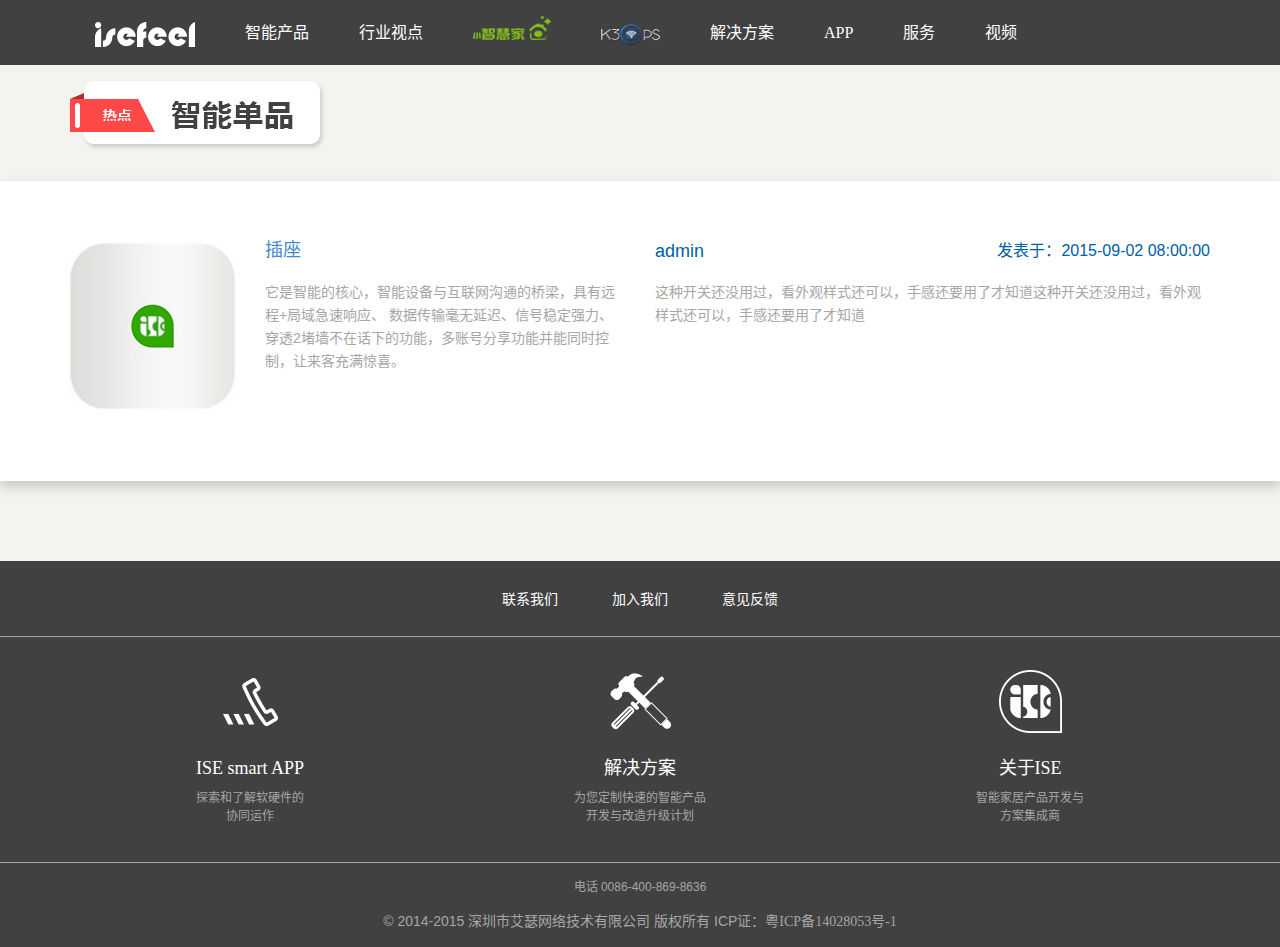
<file: MISE_WZ_ZH/product.html>
<!doctype html>
<html lang="zh-CN">
	<head>
		<meta charset="utf-8"/>
		<meta http-equiv="X-UA-Compatible" content="IE=Edge"/>
		<meta name="viewport" content="width=device-width, initial-scale=1"/> 
		<title>智能单品</title>
		<link rel="shortcut icon" href="images/logo.ico">
		<link rel="stylesheet" href="css/bootstrap.css"/>
		<link rel="stylesheet" href="css/ise.css"/>
		<link rel="stylesheet" href="css/index.css"/>
		<link rel="stylesheet" href="css/header.css"/>
		<link rel="stylesheet" href="css/footer.css"/>
		<link rel="stylesheet" href="css/swiper.min.css"/>
		<script type="text/javascript" src="js/jquery-1.8.3.min.js"></script>
		<script type="text/javascript" src="js/swiper.min.js"></script>
		<script type="text/javascript" src="js/bootstrap.min.js"></script>
	</head>
	<body>
		<nav class="navbar navbar-default navbar-fixed-top" role="navigation">
			<div class="container">
				<div class="navbar-header">
					<button type="botton" class="navbar-toggle" data-toggle="collapse" data-target="#example-navbar-collapse">
						<span class="sr-only"></span>
						<span class="icon-bar"></span>
						<span class="icon-bar"></span>
						<span class="icon-bar"></span>
					</button>
					<a href="index.html" class="nav-brand">
						<img src="images/logo.png">
					</a>
				</div>
				<div class="collapse navbar-collapse" id="example-navbar-collapse">
					<ul class="nav navbar-nav">
						<li>
							<a href="product.html">智能产品</a>
						</li>
						<li>
							<a href="industry.html">行业视点</a>
						</li>
						<li>
							<a href="smallhome.html"><img src="images/logoico.png"/></a>
						</li>
						<li>
							<a href="k3ops.html"><img src="images/k3ops.png" alt=""></a>
						</li>
						<li>
							<a href="solution.html">解决方案</a>
						</li>
						<li>
							<a href="app.html">APP</a>
						</li>
						<li>
							<a href="service.html">服务</a>
						</li>
						<li>
							<a href="video.html">视频</a>
						</li>
					</ul>
				</div>
			</div>
		</nav>
		<div class="container intellectualproducts" style="margin-top:80px;">
			<div class="industeryview-l">
				<img src="images/smartproducts.png" class="img-responsive"/>
			</div>
		</div>
		<div class="intellectualproductscontainer">
			<div class="container">
				<div class="row">
					<div class="col-md-6 products">
						<div class="col-md-4 productsimg">
							<a href="productdetail.html">
								<img src="images/gateway.jpg" class="img-responsive"/>
							</a>
						</div>
						<div class="col-md-8 productstxt">
							<h4>
								<a href="productdetail.html">插座</a>
							</h4>
							<p>它是智能的核心，智能设备与互联网沟通的桥梁，具有远程+局域急速响应、 数据传输毫无延迟、信号稳定强力、 穿透2堵墙不在话下的功能，多账号分享功能并能同时控制，让来客充满惊喜。</p>
						</div>
					</div>
					<div class="col-md-6">
						<div class="pcomments1">
							<span>admin</span>
							<span>发表于：2015-09-02 08:00:00</span>
						</div>
						<div class="pcomments2">
							<p>这种开关还没用过，看外观样式还可以，手感还要用了才知道这种开关还没用过，看外观样式还可以，手感还要用了才知道</p>
						</div>
					</div>
				</div>
			</div>
		</div>
		<div class="footer">
		    <div class="footer-one">
		    	<div class="container footer1">
					<a href="contactus.html">联系我们</a>
					<a href="joinus.html">加入我们</a>
					<a href="feedback.html">意见反馈</a>
				</div>
		    </div>
			<div class="footer-two">
				<div class="container footer2">
					<div class="row">
						<div class="col-md-4 footer22 footer221">
							<ul>
								<li>
									<a href="app.html">
										<img src="images/phone.png"/>
									</a>
								</li>
								<li>
									<h4>
										<a href="app.html">ISE smart APP</a>
									</h4>
								</li>
								<li>
									<p>探索和了解软硬件的</p>
								</li>
								<li>
									<p>协同运作</p>
								</li>
							</ul>
						</div>
						<div class="col-md-4 footer22 footer222">
							<ul>
								<li>
									<a href="solution.html">
										<img src="images/set.png"/>
									</a>
								</li>
								<li>
									<h4>
										<a href="solution.html">解决方案</a>
									</h4>
								</li>
								<li>
									<p>为您定制快速的智能产品</p>
								</li>
								<li>
									<p>开发与改造升级计划</p>
								</li>
							</ul>
						</div>
						<div class="col-md-4 footer22">
							<ul>
								<li>
									<a href="aboutus.html">
										<img src="images/ise.png"/>
									</a>
								</li>
								<li>
									<h4>
										<a href="aboutus.html">关于ISE</a>
									</h4>
								</li>
								<li>
									<p>智能家居产品开发与</p>
								</li>
								<li>
									<p>方案集成商</p>
								</li>
							</ul>
						</div>
					</div>
				</div>
			</div>
			<div class="container footer3">
				<p>电话 0086-400-869-8636</p>
				<p style="font-size:14px;margin-top:15px;">© 2014-2015 深圳市艾瑟网络技术有限公司 版权所有 ICP证：<a target="_blank" href="http://www.miitbeian.gov.cn/">粤ICP备14028053号-1</a></p>
			</div>
		</div>
	</body>
</html>
</file>
<file: chuncha/css/index.css>
/*首页*/
.header-bg{}
.wrap{ width: 80%; margin: 0 auto;}
.header{}
.header .logo{ padding: 1.5em 0;}

.header .nav ul li{ float: left; margin-right: 4px;}

.header .nav ul li a{ display: block; color: #4E525D; font-size: 1em; padding: 2.3em 1.8em;
 text-decoration: none; border-bottom: 2px solid #fff;
transition: 0.5s all; -webkit-transition: 0.5s all; -moz-transition: 0.5s all; -ms-transition: 0.5s all;
-o-transition: 0.5s all;}

.header .nav ul li.active a{ border-bottom: 2px solid #0C0; color: #0C0; background-color: #eee; }

.header .nav ul li a:hover{ border-bottom: 2px solid #0C0; color: #0C0; background-color: #eee;}
@media screen and (max-width:1190px){
	body{
		width: 1190px
	}
}


/*轮播开始*/
.carousel{ clear: both; position:relative; width: 100%;}

.carousel ul{ position:relative; width: 100%; height: 460px;}

.carousel ul li{display: none;}

.carousel ul li img{width: 100%; height: 460px; max-height: 460px; min-height: 460px;}

.carousel ul li.active{ display: block;}

.carousel .btn{ font-size: 0; position: absolute; left: 0; bottom: 10px; width: 100%; text-align: center;}

.carousel .btn span{ cursor: pointer; display: inline-block; width: 10px; height: 10px;border-radius: 5px;
 background-color: #eee; border:1px solid #CCC;margin-right: 15px;
}

.carousel .btn span.active{ background-color: #0c0; width: 30px; transition: all .5s}
/*轮播结束*/

/*服务开始*/
.sevice .serve{background-color: #eee;padding-top:30px;padding-bottom:30px}
.sevice .serve h3{text-align: center;}
.sevice .serve h3 a{ font-size:1.5em; color: #555658; text-decoration: none; font-weight: lighter;}
.service-grids{ margin: 5em 0;}

.service-grids ul{ overflow: hidden;}

.service-grids ul li{ float: left; width: 25%; margin: 0 auto; text-align: center;}

.service-grids ul li div{ width: 90%; margin: 0 auto;}

.service-grids ul li img{}

.service-grids ul li h3{ color: #0c0; font-size: 1.2em; font-family: "微软雅黑"; font-weight: bold; margin-top: 1em;
transition: all 0.3s ease-out; -moz-transition: all 0.3s ease-out; -ms-transition: all 0.3s ease-out;
-o-transition: all 0.3s ease-out; -webkit-transition: all 0.3s ease-out;}

.service-grids ul li p{ font-size: 0.875em; color: #5A5E68; line-height:1.8em; font-family: "微软雅黑";}

.service-grids ul li h3,.service-grids ul li p{ padding: 0 0 1.5em 0;}


/*服务结束*/

/*春茶图开始*/
.springtea-logo{  background-color: #eee;}

.springtea-logo .title{ padding: 2.4em 0em; text-align: center;}

.springtea-logo .title h3{}

.springtea-logo .title h3 a{ font-size:1.5em; color: #555658; text-decoration: none; font-weight: lighter;}

.springtea-logo ul{ overflow: hidden; }

.springtea-logo ul li{ float: left; width: 25%; margin: 0 auto; }

.springtea-logo ul li a{}

.springtea-logo ul li img{ display: block; width: 90%; margin: 8px auto; transition: all 0.45s ease 0s;
-moz-transition: all 0.45s ease 0s; -ms-transition: all 0.45s ease 0s; -o-transition: all 0.45s ease 0s; 
-webkit-transition: all 0.45s ease 0s;}

.springtea-logo ul li img:hover{ background-color: #0c0; opacity: 0.5; -moz-opacity: 0.5;
-ms-opacity: 0.5; -o-opacity: 0.5; -webkit-opacity: 0.5; transform: scale(1.1,1.1); -moz-transform: scale(1.1,1.1);
-ms-transform: scale(1.1,1.1); -o-transform: scale(1.1,1.1); -webkit-transform: scale(1.1,1.1);}

.botton{ clear: left; margin-top: 1.5em; padding: 2em 0; text-align: center;}

.botton a{ background-color: #0c0; color: #fff; text-decoration: none; text-align: center;
 font-family: "微软雅黑"; padding: 0.6em 2.5em;
font-size: 1.5em; border-radius: 3px; transition: all 0.3s ease 0s; -moz-transition: all 0.3s ease 0s;
-ms-transition: all 0.3s ease 0s; -o-transition: all 0.3s ease 0s; -webkit-transition: all 0.3s ease 0s;}

.botton a:hover{ background-color: #5af25a;}

/*春茶图结束*/

/*茶品牌开始*/
.tea-brand{ clear: both;}

.tea-brand .title{ padding: 2.4em 0em; text-align: center;}

.tea-brand .title h3{}

.tea-brand .title h3 a{ font-size:1.5em; color: #555658; text-decoration: none; font-weight: lighter; }

.tea-brand ul{ overflow:  hidden;}

.tea-brand ul li{ float: left; width: 25%; margin: 0 auto;}

.tea-brand ul li div{ width: 90%; margin: 5px auto; text-align: center; position: relative;}

.tea-brand ul li div span.rollover{ background: url(../images/puls.png) no-repeat center center rgba(0,0,0,.5);
cursor: pointer; width: 230px; height: 230px; position: absolute; top: 0; left: 0; opacity: 0; z-index: 10;
border-radius: 50%;
-moz-border-radius: 50%;
-ms-border-radius: 50%;
-o-border-radius: 50%; 
-webkit-border-radius: 50%; 
transition: all 0.3s ease-out;
-moz-transition: all 0.3s ease-out; 
-ms-transition: all 0.3s ease-out; 
-o-transition: all 0.3s ease-out;
-webkit-transition: all 0.3s ease-out;}

.tea-brand ul li div span.rollover:hover{ opacity: 0.7; transition: all 0.3 ease-out;}

.tea-brand ul li div img{ display: block; width: 230px; height: 230px; border-radius: 50%; }

.tea-brand ul li div h3{ color: #0c0; font-size: 1.2em; font-family: "微软雅黑"; font-weight: normal; margin-top: 1em;}

.tea-brand ul li div p{ font-size: 0.8em; color: #5A5E68; line-height:1.8em; font-family: "微软雅黑";}

.tea-brand ul li div h3,.tea-brand ul li div p{ padding: 0 0 1.5em 0;}
/*茶品牌结束*/

/*茶价格销售开始*/
.explain{ clear: both; background-color: #eee; padding: 6em 0;}

.explain .list-inline{ overflow: hidden; padding: 20px;}

.explain .list-inline>li{ float: left; width: 25%; margin: 0 auto; transition: all 0.45s ease 0s; -moz-transition: all 0.45s ease 0s; -ms-transition: all 0.45s ease 0s; 
-o-transition: all 0.45s ease 0s; -webkit-transition: all 0.45s ease 0s; }

.explain .list-inline>li:hover ul li a.bg{ background-color: #5af25a; color: #fff;}
/*.explain .list-inline>li:hover ul li a{ color: #0c0;}
*/

.explain .list-inline>li ul{ width: 90%; margin: 0px auto; text-align: center; }

.explain .list-inline>li:hover{ transform: scale(1.1,1.1);}

.explain .list-inline>li ul li{ background-color: #fff; text-align: center; line-height: 50px; border-bottom: 1px solid #eee;
}


.explain .list-inline>li ul li.frist-list{line-height: 70px;}


.explain .list-inline>li ul li a{ text-decoration: none; font-size: 14px; color: #666;}

.explain .list-inline>li ul li a.bg{ display: block; background-color: #485460; color: #fff;
font-size: 20px;}

.explain .list-inline>li ul li a.pice{ color:#333; font-size: 18px;}

.explain .list-inline>li ul li input{ line-height: 30px; background-color: #999; color: #fff; font-size: 18px;
border: none; border-radius: 3px; width: 50%; text-align: center; margin: 15px 0;
}
.explain .list-inline>li:hover ul li input{ background-color: #5af25a;}
/*茶价格销售结束*/

/*说明开始*/
.sketch{ text-align: center; padding: 6em 0;}

.sketch h3{ font-weight: lighter; margin-bottom: 20px;}

.sketch p{ line-height: 25px; font-size: 16px;}

/*联系我们开始*/
.contact{ background: #000 url(../images/cbg.png) no-repeat; padding: 3em 0;}

.contact h2{ color: #fff; font-weight: lighter; text-align: center; padding: 2em 0;}

.contact .contact-from{ overflow: hidden;}

.contact .para-contact{ float: left; width: 49%; margin: 2em 0;}

.contact-from h4{ color: #F2F2F2; font-weight: lighter; font-size: 1.5em; font-family: "微软雅黑";}

.contact-from p{ color: #666666; font-size: 0.9em; line-height: 2em; margin-top: 0.5em; width: 89%;}

.contact-from 

.contact-from .social_2{}

.contact-from .social_2 ul li{ display: inline-block; margin-right: 1em;}

.contact-from .social_2 ul li.facebook a span{ background-position: -8px -54px;}

.contact-from .social_2 ul li.twitter a span{ background-position: -108px -54px;}

.contact-from .social_2 ul li.google a span{ background-position: -59px -54px;}

.contact-from .social_2 ul li a span{ display: block; width: 42px; height: 42px; background: url(../images/spriteimg.png);
transition: all 0.45s ease 0s; -moz-transition: all 0.45s ease 0s; -ms-transition: all 0.45s ease 0s;
-o-transition: all 0.45s ease 0s; -webkit-transition: all 0.45s ease 0s;;
}

.contact-from .copy p{ line-height: 2em; color: #9689B0; font-size: 16px;}

.contact-from .from{ float: right; width: 49%; margin: 2em 0;}

.contact-from from{}

.contact-from .from input{ display: block; padding: 15px; width: 48%; border-radius: 3px;
-moz-border-radius: 3px; -ms-border-radius: 3px; -o-border-radius: 3px; -webkit-border-radius: 3px;
border: none; outline: none;}

.contact-from .from textarea{ margin: 2em 0; width: 100%; height: 200px; border-radius: 3px;
-moz-border-radius: 3px; -ms-border-radius: 3px; -o-border-radius: 3px; -webkit-border-radius: 3px;
border: none; outline: none; padding: 15px 0 0 15px;}

.contact-from .from .botton{ width: 30%; background-color: #0c0; color: #fff; font-size: 15px; }
</file>
<file: MISE_WZ_ZH/css/ise.css>
html,body{padding:0; margin:0;}
body, h1, h2, h3, h4, h5, h6, hr, p, blockquote, dl, dt, dd, ul, ol, li, pre, form, fieldset, legend, button, input, textarea, th, td ,span{ margin: 0; padding: 0 }
body, button, input, select, textarea { font: 12px/1.5 "Microsoft YaHei", 微软雅黑,\9ed1\4f53,\5b8b\4f53, "Microsoft JhengHei", 华文细黑, STHeiti, MingLiu; color:#666 }
h1, h2, h3, h4, h5, h6 { font-size: 100% }
address, cite, dfn, em, var { font-style: normal }
ul, ol, dl { list-style: none }
a { text-decoration: none; outline:medium none ;display: inline-block;font-family:"Microsoft YaHei", 微软雅黑,\9ed1\4f53,\5b8b\4f53, "Microsoft JhengHei", 华文细黑, STHeiti, MingLiu;cursor: pointer;}
a:link,a:hover,a:active{text-decoration: none;outline: none;}
img { border: 0 }
button, input, select, textarea { font-size: 100% ;font-family:"Microsoft YaHei", 微软雅黑,\9ed1\4f53,\5b8b\4f53, "Microsoft JhengHei", 华文细黑, STHeiti, MingLiu;outline:medium none;}
table { border-collapse: collapse; border-spacing: 0 }
.clear{*zoom:1;}
.clear:after{display:block;clear:both;content:"\0020";visibility:hidden;height:0;}
.cl:before{content: ''; display: table;}
.cl:after{content: ''; display: table; clear: both}
</file>
<file: MISE_WZ_ZH/css/index.css>
@charset "utf-8";
/*css Document*/
body{
	background-color: #f3f4ef;
    -webkit-font-smoothing: antialiased;
      font: normal 15px/1.5 "Helvetica Neue", Helvetica, Arial, sans-serif;
}
.lunbo{
  margin-top: 65px;
}
.swiper-pagination{
  margin: 0 auto;
}
/*行业视点*/
.industeryview{
  margin-top: 20px;
}
.industeryview-l{
  float: left;
  width: 156px;
  height: 43px;
}
.industeryview-r{
  float: right;
}
.chakan{
  color: #a6a6a6;
  font-size: 16px;
  outline: none;
  line-height: 43px;
}
.industeryviewcontainer,.intellectualproductscontainer,.videoshows{
  background-color: #fff;
  box-shadow: 0 6px 12px rgba(0,0,0,0.176);
  margin: 10px auto;
  width: 100%;
}
.industeryviewcontainer-l{
  text-align: center;
}
.viewimg{
  margin: 40px auto;
}
.industeryviewcontainer-r a{
  color: #a6a6a6;
  cursor: default;
  font-size: 14px;
  line-height: 20px;
  outline: none;
}
.industeryviewcontainer-r-one{
  width: 100%;
  height: 30px;
}
.industeryviewcontainer-r-one a{
  color: #0061a5;
  font-size: 18px;
  outline: none;
}
.industeryviewcontainer-r-two{
  margin-top: 10px;
}
.industeryviewcontainer-r-three{
    margin-top: 20px;
    padding-bottom: 40px;
  }
.industeryviewcontainer-r-three span:nth-child(1){
  color: #a6a6a6;
  font-size: 14px;
  margin-right: 10px;
}
.industeryviewcontainer-r-three span:nth-child(2){
  color: #0061a5;
  font-size: 14px;
  margin-left: 10px;
}
.intellectualproducts{
  margin-top: 15px;
}
/*智能产品*/
.products{
  padding: 0;
}
.productsimg{
  padding: 0;
  margin: 47px auto;
  text-align: center;
}
.productstxt{
  margin-top: 60px;
}
.productstxt h4{
  font-size: 18px;
}
.productstxt p,.pcomments2 p{
  color: #a6a6a6;
  font-size: 14px;
  line-height: 23px;
  margin-top: 20px;
}
.pcomments1{
  margin-top: 60px;
  color: #0061a5; 
  height: 20px;
  line-height: 20px;
}
.pcomments1 span:nth-child(1){
  float: left;
  font-size: 18px;
}
.pcomments1 span:nth-child(2){
  float: right;
  font-size: 16px;
}
.pcomments2{
  padding-bottom: 40px;
}
/*视频展示*/
.video{
  position: relative;
  margin-top: 28px;
  text-align: center;
}
.video p{
  color: #414141;
  font-size: 20px;
  text-align: center;
  line-height: 75px;
}
.video_play{
  position: absolute;
  left: 40%;
  top: 20%;
}
@media (min-width: 768px) {
  .industeryviewcontainer,.intellectualproductscontainer,.videoshows{
    height: auto;
    background-color: #fff;
    box-shadow: 0 6px 12px rgba(0,0,0,0.176);
    margin: 10px auto;
  }
  .intellectualproducts{
    margin-top: 15px; 
  }
  .viewimg{
    height: auto;
  }
  .industeryviewcontainer-r-one{
    margin-top: 0;
  }
  .industeryview-l{
    width: 156px;
    height: 43px;
  }
  .chakan{
    font-size: 16px;
  }
  .pcomments2{
    padding-bottom: 40px;
  }
  .industeryview{
    margin-top: 20px;
  }
}
@media (min-width: 992px) {
  .industeryviewcontainer,.intellectualproductscontainer{
    height: 300px;
  }
  .industeryviewcontainer,.intellectualproductscontainer,.videoshows{
    margin: 30px auto;
  }
  .intellectualproducts{
    margin-top: 30px; 
  }
  .videoshows{
    height: 340px;
  }
  .viewimg{
    width: 300px;
    height: 220px;
  }
  .industeryviewcontainer-r-one{
    margin-top: 40px;
  }
  .industeryviewcontainer-r-three{
    margin-top: 50px;
  }
  .industeryview-l{
    width: 256px;
    height: 71px;
  }
  .chakan{
    font-size: 20px;
    line-height: 71px;
  }
  .pcomments2{
    padding-bottom: 0;
  }
  .industeryview{
    margin-top: 30px;
  }
}
@media (min-width: 1200px) {
  .industeryviewcontainer,.intellectualproductscontainer{
    height: 300px;
  }
  .intellectualproducts{
    margin-top: 30px; 
  }
  .industeryviewcontainer,.intellectualproductscontainer,.videoshows{
    margin: 30px auto;
  }
  .videoshows{
    height: 340px;
  }
  .viewimg{
    width: 300px;
    height: 220px;
  }
  .industeryviewcontainer-r-one{
    margin-top: 40px;
  }
  .industeryviewcontainer-r-three{
    margin-top: 100px;
  }
  .industeryview-l{
    width: 256px;
    height: 71px;
  }
  .chakan{
    font-size: 20px;
    line-height: 71px;
  }
  .pcomments2{
    padding-bottom: 0;
  }
  .videoimg{
    width: 360px;
  }
  .industeryview{
    margin-top: 30px;
  }
}
</file>
<file: MISE_WZ_ZH/css/header.css>
@charset "utf-8";
/*css Document*/
.navbar{
	min-height: 65px;
	position: relative;
	border: none;
	z-index: 100;
	background-color: #414141;
	margin: 0;
	border-radius: 0;
}
.navbar-header{
	height: 65px;
	line-height: 65px;
	margin-left: 80px;
}
.navbar-header a{
	color: #fff;
	font-family: "微软雅黑";
	line-height: 65px;
	padding: 0 25px;
}
.navbar-default .navbar-nav>li>a{
	color: #fff;
	font-family: "微软雅黑";
	line-height: 40px;
	padding: 0 25px;
	font-size: 16px;
	text-align: center;
}
.navbar-nav li:nth-child(3) img{
	margin-top: -12px;
	width: 78px;
	height: 24px;
}
.navbar-nav li:nth-child(4) img{
	width: 59px;
	height: 21px;
}
.navbar-fixed-top,.navbar-fixed-bottom{
    position: fixed;
    z-index: 1030;
}
@media (min-width: 768px) {
  .navbar-default .navbar-nav>li>a{
    line-height: 40px;
  }
}
@media (min-width: 992px) {
  .navbar-default .navbar-nav>li>a{
    line-height: 65px;
  }
}
@media (min-width: 1200px) {
  .navbar-default .navbar-nav>li>a{
    line-height: 65px;
  }
}
</file>
<file: MISE_WZ_ZH/css/footer.css>
@charset "utf-8";
/*css Document*/
.footer{
	background-color: #414141;
	font-family: "Helvetica Neue",Helvetica,Arial,sans-serif;
	width: 100%;
	margin-top: 80px;
}
.footer-one,.footer-two{
	width: 100%;
    border-bottom: 1px solid #a6a6a6;
}
.footer1{
	height: auto;	
	text-align: center;
	line-height: 45px;
}
.footer1 a{
	color: #fff;
	font-size: 14px;
    padding: 0 25px;
}
.footer1 a:hover,.footer11 a:link,.footer11 a:active{
	color: #a6a6a6;
}
.footer2{
	height: auto;
	text-align: center;
}
.footer22{
	color: #a6a6a6;
	font-size: 12px;
	text-align: center;
	padding-bottom: 20px;
}
.footer22 li:nth-child(1){
    margin-top: 32px;
}
.footer22 li:nth-child(2){
    margin-top: 25px;
}
.footer22 li:nth-child(2) a{
	color: #fff;
	font-size: 18px;
}
.footer22 li:nth-child(3){
	margin-top: 10px;
}
.footer3{
	margin-top: 15px;
	font-size: 12px;
	color: #a6a6a6;
	text-align: center;
	padding-bottom: 15px;
}
.footer3 a{
	color: #a6a6a6;
}
.footer221,.footer222{
    display: none;
}
@media (min-width: 768px) {
    .footer1{
    	height: auto;
    	line-height: 45px;
    }
    .footer2{
	    height: auto;
    }
    .footer221,.footer222{
    	display: none;
    }
    .footer22{
    	padding-bottom: 20px;
    }
}
@media (min-width: 992px) {
    .footer1{
    	height: 75px;
    	line-height: 75px;
    }
    .footer2{
	    height: 225px;
    }
    .footer221,.footer222{
    	display: block;
    }
    .footer22{
    	padding-bottom: 0;
    }
}
@media (min-width: 1200px) {
    .footer1{
    	height: 75px;
    	line-height: 75px;
    }
    .footer2{
	    height: 225px;
    }
    .footer221,.footer222{
    	display: block;
    }
    .footer22{
    	padding-bottom: 0;
    }
}
</file>
<file: PR/css/mainpr.css>
* {
  margin: 0;
  padding: 0;
}
body,
html {
  font-size: 1vh;
}
@keyframes word {
  from {
    bottom: -6.5%;
  }
  to {
    bottom: 5%;
  }
}
@keyframes feisha {
  0% {
    -webkit-transform: translateY(0);
    -moz-transform: translateY(0);
    -ms-transform: translateY(0);
    -o-transform: translateY(0);
    transform: translateY(0);
  }
  25% {
    -webkit-transform: translateY(-10px);
    -moz-transform: translateY(-10px);
    -ms-transform: translateY(-10px);
    -o-transform: translateY(-10px);
    transform: translateY(-10px);
  }
  50% {
    -webkit-transform: translateY(0);
    -moz-transform: translateY(0);
    -ms-transform: translateY(0);
    -o-transform: translateY(0);
    transform: translateY(0);
  }
  75% {
    -webkit-transform: translateY(10px);
    -moz-transform: translateY(10px);
    -ms-transform: translateY(10px);
    -o-transform: translateY(10px);
    transform: translateY(10px);
  }
  100% {
    -webkit-transform: translateY(0);
    -moz-transform: translateY(0);
    -ms-transform: translateY(0);
    -o-transform: translateY(0);
    transform: translateY(0);
  }
}
.gong {
  position: absolute;
  display: flex;
  justify-content: space-around;
  vertical-align: middle;
  align-items: center;
}
#wrap .allwrap {
  position: relative;
  background: url("../img/bg.jpg") no-repeat center top;
  background-size: 100% 100%;
}
#wrap .title {
  width: 100%;
  text-align: center;
  font-size: 2.5vh;
  padding-top: 5%;
}
#wrap #home .home_sun {
  display: block;
  clear: both;
  margin: auto;
  width: 120px;
  height: 120px;
  -moz-border-radius: 50%;
  -webkit-border-radius: 50%;
  border-radius: 50%;
  position: relative;
  top: 16%;
}
#wrap #home h2 {
  width: 100%;
  font-family: "copperplate gothic light";
  text-align: center;
  position: absolute;
  top: 35%;
}
#wrap #home .home_span {
  width: 80%;
  height: 0.25%;
  background-color: #ADADAD;
  position: absolute;
  top: 48%;
  left: 10%;
  font-size: 3vh;
}
#wrap #home p {
  width: 100%;
  text-align: center;
  font-family: "copperplate gothic light";
  position: absolute;
  font-size: 2rem;
}
#wrap #home P:nth-of-type(1) {
  top: 54%;
}
#wrap #home P:nth-of-type(2) {
  top: 62%;
}
#wrap #home P:nth-of-type(3) {
  top: 70%;
}
#wrap #aboutme .aboutme_bg {
  width: 80%;
  height: 10%;
  background-color: rgba(143, 142, 166, 0.8);
  border-radius: 30px 30px 0 0;
  top: 20%;
  left: 10%;
  position: absolute;
  display: flex;
  justify-content: space-around;
  vertical-align: middle;
  align-items: center;
}
#wrap #aboutme .aboutme_bg img {
  height: 78%;
}
#wrap #aboutme .aboutme_bg img:hover {
  animation: feisha 0.5s linear 0s 3 backwards;
}
#wrap #aboutme .aboutme_word {
  width: 80%;
  height: 8%;
  background-color: rgba(143, 142, 166, 0.8);
  border-radius: 0 0 30px 30px;
  border-top: 2px solid #FF9797;
  top: 30%;
  left: 10%;
  position: absolute;
  display: flex;
  justify-content: space-around;
  vertical-align: middle;
  align-items: center;
  font-size: 1.8vh;
  font-weight: bold;
}
#wrap #aboutme .aboutme_js {
  width: 80%;
  height: 30%;
  position: absolute;
  top: 50%;
  left: 10%;
}
#wrap #aboutme .aboutme_js p {
  text-indent: 2em;
  font-size: 1.6vh;
  line-height: 30px;
}
#wrap #skill .skilltop {
  width: 80%;
  height: 10%;
  top: 20%;
  left: 10%;
  position: absolute;
  display: flex;
  justify-content: space-around;
  vertical-align: middle;
  align-items: center;
}
#wrap #skill .skilltop img {
  height: 80%;
}
#wrap #skill .skillword {
  width: 80%;
  height: 5%;
  top: 30%;
  left: 10%;
  position: absolute;
  display: flex;
  justify-content: space-around;
  vertical-align: middle;
  align-items: center;
}
#wrap #skill .skillword div {
  width: 25%;
  height: 100%;
  text-align: center;
  font-size: 2vh;
  padding-top: 2%;
}
#wrap #skill .skillbottom {
  width: 80%;
  height: 5%;
  top: 35%;
  left: 10%;
  position: absolute;
  display: flex;
  justify-content: space-around;
  vertical-align: middle;
  align-items: center;
}
#wrap #skill .skillbottom img {
  transform: rotateZ(180deg);
}
#wrap #skill .skilljs {
  width: 90%;
  height: 20%;
  top: 40%;
  left: 5%;
  position: absolute;
  display: flex;
  justify-content: space-around;
  vertical-align: middle;
  align-items: center;
}
#wrap #skill .skilljs .skillol {
  width: 80%;
  height: 80%;
  position: absolute;
  top: 10%;
  left: 15%;
}
#wrap #skill .skilljs .skillol li {
  height: 25%;
  font-size: 1.5vh;
}
#wrap #skill .skilljs .skilljsword {
  width: 30%;
  height: 100%;
  background-color: #FCFCFC;
  border-radius: 20px;
  position: absolute;
  display: none;
}
#wrap #skill .skilljs .skilljsword:nth-of-type(1) {
  position: absolute;
  left: 0;
}
#wrap #skill .skilljs .skilljsword:nth-of-type(2) {
  position: absolute;
  left: 24%;
}
#wrap #skill .skilljs .skilljsword:nth-of-type(3) {
  position: absolute;
  right: 24%;
}
#wrap #skill .skilljs .skilljsword:nth-of-type(4) {
  position: absolute;
  right: 0;
}
#wrap #works .swiper-container {
  width: 80%;
  height: 60%;
  border: 2px solid #FFECF5;
  position: absolute;
  top: 20%;
  left: 10%;
}
#wrap #works .swiper-container .swiper-slide {
  width: 100%;
  height: 100%;
}
#wrap #works .swiper-container .swiper-slide .worksbutton {
  width: 100%;
  height: 100%;
  display: none;
  position: absolute;
  background-color: #7B7B7B;
  opacity: 0.7;
}
#wrap #works .swiper-container .swiper-slide .worksbutton button {
  width: 20%;
  height: 5%;
  border-radius: 10px;
  opacity: 1;
  position: absolute;
  top: 40%;
  left: 40%;
}
#wrap #works .swiper-container .swiper-slide img {
  width: 100%;
  height: 100%;
}
#wrap #works .swiper-container .workslx h4,
#wrap #works .swiper-container .workslx p {
  text-align: center;
  color: red;
}
/*# sourceMappingURL=mainpr.css.map */
</file>
<file: itim/无忧专家保/css/style.css>
img{
    position: absolute;
}

#iphonemove h2 {
  background: -moz-linear-gradient(left, #FFFFFF,0.4 , #FFFFFF,0.5,#4d4d4d, 0.6, #FFFFFF, #FFFFFF);
  background: -webkit-gradient(linear,left top,right top,color-stop(0, #FFFFFF),color-stop(0.4, #FFFFFF),color-stop(0.5, #4d4d4d),color-stop(0.6, #FFFFFF),color-stop(1, #FFFFFF));
  -moz-background-clip: text;
  -webkit-background-clip: text;
  -moz-text-fill-color: transparent;
  -webkit-text-fill-color: transparent;
  -webkit-animation: slidetounlock 5s infinite;
  -webkit-text-size-adjust: none;
	font-size: 42px;
}
@-webkit-keyframes slidetounlock {
	0% {
		background-position: -250px 0;
	}
	100%{
		background-position: 250px 0;
	}
}

.page-loading {
    position: absolute;
    top: 0;
    right: 0;
    bottom: 0;
    left: 0;
    z-index: 1000;
    background: #fff;
}

.page-loading .border {
    position: relative;
    margin: 60% auto auto auto;
    width: 1em;
    height: 1em;
    border-radius: 50%;
    list-style: none;
    font-size: 100px;
}

.page-loading .border li {
    position: absolute;
    width: .2em;
    height: .2em;
    border-radius: 50%;
}

.page-loading .border li:nth-child(1) {
    top: 0;
    left: 50%;
    margin: 0 0 0 -.1em;
    background: #feb963;
    -webkit-transform-origin: 50% 250%;
    -webkit-animation: rota 1.13s linear infinite, opa 3.67s ease-in-out infinite alternate;
}

.page-loading .border li:nth-child(2) {
    top: 50%;
    right: 0;
    margin: -.1em 0 0 0;
    background: #f86260;
    -webkit-transform-origin: -150% 50%;
    -webkit-animation: rota 1.86s linear infinite, opa 4.29s ease-in-out infinite alternate;
}

.page-loading .border li:nth-child(3) {
    bottom: 0;
    left: 50%;
    margin: 0 0 0 -.1em;
    background: #49b2e1;
    -webkit-transform-origin: 50% -150%;
    -webkit-animation: rota 1.45s linear infinite, opa 5.12s ease-in-out infinite alternate;
}

.page-loading .border li:nth-child(4) {
    top: 50%;
    left: 0;
    margin: -.1em 0 0 0;
    background: #feb95d;
    -webkit-transform-origin: 250% 50%;
    -webkit-animation: rota 1.72s linear infinite, opa 5.25s ease-in-out infinite alternate;
}

@-webkit-keyframes rota {
    from {
    }

    to {
        -webkit-transform: scale(1.2);
    }
}

@keyframes rota {
    from {
    }

    to {
        transform: scale(1.2);
    }
}


/* style */
html, body { width: 100%; height: 100%;}
.wrap { position: relative; width: 100%; height: 100%; margin: 0 auto; }
.page { position: absolute; top: 0; left: 0; width: 100%; height: 100%; background-color: white;}
.bg { position: absolute; top: 0; left: 0; width: 100%; height: auto; }
.pa{position: absolute;}
input{ border: none; background-color: transparent;}
p{ font-family: "Microsoft Yahei";}



.audio-controls {cursor: pointer; height: 32px; right: 10px; position: absolute; top: 10px; width: 32px; opacity: .9; z-index:99;}



/* index */
.bg_0{height: 100%; width: 100%; top: 0%;  position: absolute;}
.bg_1{height: 100%; width: 100%; top: 0%;  position: absolute;}
.img1{width: 40%; height: auto; top: 7%;  left: 30%; position: absolute;}
.img2{width: 90%; height: auto; top: 26%;  left: 5%; position: absolute;}
.img3{width: 90%; height: auto; top: 37%;  left: 5%; position: absolute; -webkit-animation: jb 1s 2s ease both;}
.img4{width: 90%; height: auto; top: 50%;  left: 5%; position: absolute; -webkit-animation: jb 1s 3.5s ease both;}
.img5{width: 90%; height: auto; top: 60%;  left: 5%; position: absolute; -webkit-animation: jb 1s 5s ease both;}
.img6{width: 90%; height: auto; top: 72%;  left: 5%; position: absolute; -webkit-animation: jb 1s 6.5s ease both;}
.img7{width: 40%; height: auto; top: 90%;  left: 30%; position: absolute; -webkit-animation: moveLeft ease 1.8s .6s both infinite;} 
.img8{width: 100%; height: auto; top: 7%; left: 0%; position: absolute; }
.img9{width: 80%; height: auto; top: 19%; left: 5%; position: absolute; -webkit-animation: jb .6s 1s ease both;}
.img10{width: 80%; height: auto; top: 32%; left: 5%; position: absolute; -webkit-animation: jb .6s 1.6s ease both;}
.img11{width: 80%; height: auto; top: 41%; left: 5%; position: absolute; -webkit-animation: jb .6s 2.2s ease both;}
.img12{width: 100%; height: auto; top: 40%; left: 0%; position: absolute; -webkit-animation: jb .6s .6s ease both;}
.img13{width: 100%; height: auto; top: 53%; left: 0%; position: absolute; -webkit-animation: jb .6s 1.8s ease both;}
.img14{width: 100%; height: auto; top: 63%; left: 0%; position: absolute; -webkit-animation: jb .6s 3s ease both;}
.img15{width: 100%; height: auto; top: 70%; right: 0%; position: absolute; -webkit-animation: jb .6s 4.8s ease both;}
.img16{width: 100%; height: auto; top: 80%; left: 0%; position: absolute; -webkit-animation: jb .6s 5.6s ease both;}
.img17jpg{width: 70%; height: auto; bottom: 0%; position: absolute; left: 3%;}
.img17{width: 60%; height: auto; top: 15%;  position: absolute; left: 20%; -webkit-animation: jb 1s .4s ease both;}
.img17_1{width: 60%; height: auto; top: 22%;  position: absolute; left: 20%; -webkit-animation: jb 1s 1.4s ease both;}
.img18{width: 15%; height: auto; bottom: 1%;  position: absolute; right: 1%; -webkit-animation: jb1 4.6s 1s ease both infinite;}
.img19{width: 25%; height: auto; bottom: 12%;  position: absolute; right: 7%; -webkit-animation: jb2 4.6s 1s ease both infinite;}
.img20{width: 20%; height: auto; bottom: 27%;  position: absolute; right: 12%; -webkit-animation: jb3 4.6s 1s ease both infinite;}
.img21{width: 13%; height: auto; bottom: 40%;  position: absolute; right: 15%; -webkit-animation: jb4 4.6s 1s ease both infinite;}
.img22{width: 10%; height: auto; bottom: 50%;  position: absolute; right: 13%; -webkit-animation: jb5 4.6s 1s ease both infinite;}
.img23{width: 70%; height: auto; top: 15%;  position: absolute; left: 15%; -webkit-animation: jb 1s .4s ease both;}
.img23_1{width: 70%; height: auto; top: 20%;  position: absolute; left: 15%; -webkit-animation: jb 1s 1.4s ease both;}
.img24{width: 15%; height: auto; top: 33%;  position: absolute; left: 22%; -webkit-animation: jb6 3s .4s ease both infinite;}
.img25{width: 28%; height: auto; top: 3%;  position: absolute; left: 4%;}
.img26{width: 100%; height: auto; top: 10%;  position: absolute; left: 0%; -webkit-animation: move3Circle .6s .4s ease both;}
.img27{width: 80%; height: auto; top: 33%;  position: absolute; left: 10%; -webkit-animation: move2Circle .6s 1s ease both;}
.img32{width: 12%; height: auto; top: 46%;  position: absolute; left: 43%; -webkit-animation: jb .6s 1.6s ease both;}
.img33{width: 35%; height: auto; top: 55%;  position: absolute; left: 33%; -webkit-animation: jb .6s 1.6s ease both,rota 2s 1.6s ease both infinite;}

.img29{width: 65%; height: auto; top: 60%;  position: absolute; left: 17%;}
.img30{width: 15%; height: auto; top: 61%;  position: absolute; left: 3%; -webkit-animation: jb6 2s 2.8s ease both infinite;}
.img31{width: 15%; height: auto; top: 50%;  position: absolute; right: 5%; -webkit-animation: jb6 2s 3.8s ease both infinite;}

.icon{height:auto; width:30px; position:absolute; left:50%; bottom:0%; margin-left:-15px; -webkit-animation: moveIconUp1 ease 1.6s 1.2s both infinite;}
@-webkit-keyframes moveIconUp1 { 0% { -webkit-transform: translateY(100%); opacity:0;}50% { -webkit-transform: translateY(0%); opacity:1;}100% { -webkit-transform: translateY(-100%); opacity:0;}}



.move_btn{
    bottom:6.2rem;
    left: 16.5rem;
}

.page_2{
    z-index: 189;
    display: none;
/*    overflow: scroll;
*/}

.images_5{
    height: 100%; 
    width: 100%; 
    top: 0%;  
    position: absolute;
}


.images_6{ 
    width: 70%; 
    height: auto;
    top: 10%;  
    position: absolute;
}

.images_7{
    width: 100%; 
    height: auto;
    bottom: 0%; 
    position: absolute;
}

.images_8{
    width: 100%; 
    height: auto;
    bottom: 0%; 
    position: absolute;
}

.page_3{
    display: none;
    z-index: 190;
}



.page_4{
    display: none;
    z-index: 190;
}

.images_9{
    width: 70%; 
    height: auto;
    top: 59%;  
    position: absolute;
    display: none;
}

.images_10{
    width: 70%; 
    height: auto;
    top: 64%;  
    position: absolute;
    display: none;
}
.images_11{
    width: 70%; 
    height: auto;
    top: 50%;
    right: 0%;  
    position: absolute;
    display: none;
}

.page_5 {
    display: none;
    z-index: 190;
}

.images_12{ 
    width: 70%; 
    height: auto;
    top: 10%;  
    left: 15%;
    position: absolute;
    -webkit-animation: moveIconUp ease 1.8s .6s both infinite;

}

.images_13{ 
    width: 70%; 
    height: auto;
    top: 40%;  
    left: 15%;
    position: absolute;
}

.images_14{ 
    width: 49%; 
    height: auto;
    top: 48%;  
    left: 28%;
    position: absolute;
    -webkit-animation: move2Circle .4s .4s ease both;

}

.page_6 {
    display: none;
    z-index: 190;
}
.images_15{ 
    width: 40%; 
    height: auto;
    top: 0%;  
    right: 0%;
    position: absolute;
}
.images_16{ 
    width: 70%; 
    height: auto;
    top: 13%;  
    left: 15%;
    position: absolute;
    -webkit-animation: moveIconUp ease 1.8s .4s both infinite;

}
.images_17{ 
    width: 50%; 
    height: auto;
    top: 45%;  
    left: 25%;
    position: absolute;
    -webkit-animation: jb .6s .8s ease both;

}

@-webkit-keyframes moveIconUp { 0% { -webkit-transform: translateY(0%); opacity:1;}50% { -webkit-transform: translateY(10%); opacity:1;}100% { -webkit-transform: translateY(0%); opacity:1;}}



@-webkit-keyframes moveLeft { 0% { -webkit-transform: translateX(0%); opacity:1;}50% { -webkit-transform: translateX(10%); opacity:1;}100% { -webkit-transform: translateX(0%); opacity:1;}}


@-webkit-keyframes move2Circle {0% { -webkit-transform: translateX(-80%);-webkit-opacity:0;}    5% { -webkit-transform: translateX(-80%);-webkit-opacity:0.3;}35% { -webkit-transform: translateX(10%);-webkit-opacity:1;}60% { -webkit-transform: translateX(-13%);}65% { -webkit-transform: translateX(-13%);} 100% { -webkit-transform: translateX(0%);}}

@-webkit-keyframes move3Circle {0% { -webkit-transform: translateY(-80%);-webkit-opacity:0;}    5% { -webkit-transform: translateY(-80%);-webkit-opacity:0.3;}35% { -webkit-transform: translateY(10%);-webkit-opacity:1;}60% { -webkit-transform: translateY(-13%);}65% { -webkit-transform: translateY(-13%);} 100% { -webkit-transform: translateY(0%);}}

@-webkit-keyframes jb{0% { opacity:0;}100% {opacity:1;}}

@-webkit-keyframes jb1{0% { opacity:0;}20% {opacity:1;}100% {opacity:1;}}
@-webkit-keyframes jb2{0% { opacity:0;}20% {opacity:0;}40% {opacity:1;}100% {opacity:1;}}
@-webkit-keyframes jb3{0% { opacity:0;}40% {opacity:0;}60% {opacity:1;}100% {opacity:1;}}
@-webkit-keyframes jb4{0% { opacity:0;}60% {opacity:0;}80% {opacity:1;}100% {opacity:1;}}
@-webkit-keyframes jb5{0% { opacity:0;}80% {opacity:0;}100% {opacity:1;}}
@-webkit-keyframes jb6{0% { opacity:0;}50% {opacity:1;}100% {opacity:0;}}
</file>
<file: itim/枫叶/css/cam.css>
@charset "utf-8";
* {
	padding: 0;
	margin: 0;
}

body {
	overflow: hidden;
	background: #810d00;
	-webkit-touch-callout: none;
	/* 禁用长触弹出的下载图片菜单 */
	-webkit-user-select: none;
	/* 禁用长触选择文字等功能 */
}

.audio-controls {
	cursor: pointer;
	height: 32px;
	position: absolute;
	top: 10px;
	right: 10px;
	width: 32px;
	opacity: 0.9;
	z-index: 99;
}

.icon {
	height: auto;
	width: 30px;
	position: absolute;
	left: 50%;
	bottom: 0%;
	margin-left: -15px;
	-webkit-animation: moveIconUp ease 1.6s 1.2s both infinite;
}

#section0 {
	background: #810d00;
}

#section1 {
	background: #810d00;
}

#section2 {
	background: #810d00;
}

#section3 {
	background: #810d00;
}

#section4 {
	background: #810d00;
}

#section5 {
	background: #810d00;
}

#section6 {
	background: #810d00;
}

.logo {
	height: auto;
	width: 40%;
	position: absolute;
	left: 5%;
	bottom: 10%;
	-webkit-animation: move5Circle .4s 2.4s both;
}

.bg {
	width: 100%;
	height: 100%;
	position: absolute;
	left: 0%;
	top: 0%;
}

.images_1 {
	width: 90%;
	height: auto;
	position: absolute;
	left: 5%;
	top: 15%;
	-webkit-animation: move2Circle 2s 0.4s both;
}

.images_2 {
	width: 40%;
	height: auto;
	position: absolute;
	left: 30%;
	bottom: 4.2%;
	-webkit-animation: jb 1s 2.4s both;
}

.images_3 {
	width: 30%;
	height: auto;
	position: absolute;
	right: 10%;
	top: 10%;
	-webkit-animation: move3Circle 2s .4s both;
}

.images_5 {
	width: 80%;
	height: auto;
	position: absolute;
	left: 5%;
	top: 15%;
	-webkit-animation: move4Circle 2s 0.4s both;
}

.images_6 {
	width: 35%;
	height: auto;
	position: absolute;
	left: 32%;
	bottom: 3.5%;
	-webkit-animation: jb 1s 2.4s both;
}

.images_7 {
	width: 30%;
	height: auto;
	position: absolute;
	right: 10%;
	top: 8%;
	-webkit-animation: move3Circle 2s .4s both;
}

.images_9 {
	width: 30%;
	height: auto;
	position: absolute;
	right: 8%;
	top: 20%;
	-webkit-animation: move5Circle 2s .4s both;
}

.images_11 {
	width: 80%;
	height: auto;
	position: absolute;
	left: 5%;
	top: 55%;
	-webkit-animation: move1Circle 2s 0.4s both;
}

.box {
	position: absolute;
	left: 0;
	top: 0;
	bottom: 0;
	right: 0;
	background: url(../img/bg7.jpg) no-repeat;
	background-size: 100% 100%;
	backface-visibility: hidden;
	overflow: hidden;
}

#cas {
	width: 100%;
	height: 100%;
	opacity: 1;
	-webkit-transition: opacity .5s;
	-ms-transition: opacity .5s;
	-moz-transition: opacity .5s;
}

.noOp {
	opacity: 0 !important;
}

.p0-1 {
	height: auto;
	width: 60%;
	position: absolute;
	left: 50%;
	margin-left: -30%;
	top: 30%;
	-webkit-animation: move4Circle .4s 0s ease both;
}

.p0-2 {
	height: auto;
	width: 80%;
	position: absolute;
	left: 50%;
	margin-left: -40%;
	top: 60%;
	-webkit-animation: move5Circle .4s 0.4s ease both;
}

.p1-1 {
	height: auto;
	width: 120%;
	position: absolute;
	right: -42%;
	bottom: -5%;
	-webkit-animation: move4Circle .4s 0s ease both;
}

.p1-2 {
	height: auto;
	width: 27%;
	position: absolute;
	left: 0%;
	top: 0px;
	-webkit-animation: move2Circle .4s 0.4s both;
}

.p1-3 {
	height: auto;
	width: 60%;
	position: absolute;
	left: 30%;
	top: 3%;
	-webkit-animation: move3Circle .4s 0.8s both;
}

.p1-5 {
	height: auto;
	width: 95%;
	position: absolute;
	right: 0%;
	top: 18%;
	-webkit-animation: move1Circle .4s 1.2s both;
}

.p1-6 {
	height: auto;
	width: 70%;
	position: absolute;
	left: 5%;
	top: 18%;
	-webkit-animation: move1Circle .4s 1.6s both;
}

.p1-4 {
	height: auto;
	width: 50%;
	position: absolute;
	left: 5%;
	bottom: 18%;
	-webkit-animation: move2Circle .4s 2.0s both;
}

.p2-1 {
	height: auto;
	width: 80%;
	position: absolute;
	right: -12%;
	bottom: -5%;
	-webkit-animation: movetozuo .4s 0s ease both;
}

.p2-5 {
	height: auto;
	width: 27%;
	position: absolute;
	left: 0%;
	top: 0px;
	-webkit-animation: move2Circle .4s 0.4s both;
}

.p2-3 {
	height: auto;
	width: 95%;
	position: absolute;
	right: 0%;
	top: 22%;
	-webkit-animation: move1Circle .4s 1.2s both;
}

.p2-2 {
	height: auto;
	width: 60%;
	position: absolute;
	left: 5%;
	top: 22%;
	-webkit-animation: move1Circle .4s 1.6s both;
}

.p2-4 {
	height: auto;
	width: 50%;
	position: absolute;
	left: 5%;
	bottom: 18%;
	-webkit-animation: move2Circle .4s 2.0s both;
}

.p3-1 {
	height: auto;
	width: 60%;
	position: absolute;
	right: -6%;
	bottom: -5%;
	-webkit-animation: movetozuo .4s 0s ease both;
}

.p3-3 {
	height: auto;
	width: 27%;
	position: absolute;
	left: 0%;
	top: 0px;
	-webkit-animation: move2Circle .4s 0.4s both;
}

.p3-2 {
	height: auto;
	width: 60%;
	position: absolute;
	left: 5%;
	top: 22%;
	-webkit-animation: move1Circle .4s 1.6s both;
}

.p3-4 {
	height: auto;
	width: 50%;
	position: absolute;
	left: 5%;
	bottom: 18%;
	-webkit-animation: move2Circle .4s 2.0s both;
}

.p4-1 {
	height: auto;
	width: 60%;
	position: absolute;
	right: -2%;
	bottom: -5%;
	-webkit-animation: movetozuo .4s 0s ease both;
}

.p4-3 {
	height: auto;
	width: 27%;
	position: absolute;
	left: 0%;
	top: 0px;
	-webkit-animation: move2Circle .4s 0.4s both;
}

.p4-2 {
	height: auto;
	width: 60%;
	position: absolute;
	left: 5%;
	top: 22%;
	-webkit-animation: move1Circle .4s 1.6s both;
}

.p4-4 {
	height: auto;
	width: 50%;
	position: absolute;
	left: 5%;
	bottom: 18%;
	-webkit-animation: move2Circle .4s 2.0s both;
}

.p5-1 {
	height: auto;
	width: 70%;
	position: absolute;
	right: -6%;
	bottom: -5%;
	-webkit-animation: movetozuo .4s 0s ease both;
}

.p5-3 {
	height: auto;
	width: 27%;
	position: absolute;
	left: 0%;
	top: 0px;
	-webkit-animation: move2Circle .4s 0.4s both;
}

.p5-2 {
	height: auto;
	width: 50%;
	position: absolute;
	left: 5%;
	top: 22%;
	-webkit-animation: move1Circle .4s 1.6s both;
}

.p5-4 {
	height: auto;
	width: 50%;
	position: absolute;
	left: 5%;
	bottom: 18%;
	-webkit-animation: move2Circle .4s 2.0s both;
}

.p6-1 {
	height: auto;
	width: 90%;
	position: absolute;
	right: -10%;
	bottom: -5%;
	-webkit-animation: movetozuo .4s 0s ease both;
}

.p6-3 {
	height: auto;
	width: 27%;
	position: absolute;
	left: 0%;
	top: 0px;
	-webkit-animation: move2Circle .4s 0.4s both;
}

.p6-2 {
	height: auto;
	width: 50%;
	position: absolute;
	left: 5%;
	top: 22%;
	-webkit-animation: move1Circle .4s 1.6s both;
}

.p6-4 {
	height: auto;
	width: 50%;
	position: absolute;
	left: 5%;
	bottom: 18%;
	-webkit-animation: move2Circle .4s 2.0s both;
}

.p7-1 {
	height: auto;
	width: 70%;
	position: absolute;
	right: -15%;
	bottom: -5%;
	-webkit-animation: movetozuo .4s 0s ease both;
}

.p7-3 {
	height: auto;
	width: 27%;
	position: absolute;
	left: 0%;
	top: 0px;
	-webkit-animation: move2Circle .4s 0.4s both;
}

.p7-2 {
	height: auto;
	width: 50%;
	position: absolute;
	left: 5%;
	top: 22%;
	-webkit-animation: move1Circle .4s 1.6s both;
}

.p7-4 {
	height: auto;
	width: 50%;
	position: absolute;
	left: 5%;
	bottom: 18%;
	-webkit-animation: move2Circle .4s 2.0s both;
}

.p8-1 {
	height: auto;
	width: 125%;
	position: absolute;
	right: -15%;
	bottom: -5%;
	-webkit-animation: movetozuo .4s 0s ease both;
}

.p8-3 {
	height: auto;
	width: 60%;
	position: absolute;
	left: 30%;
	top: 3%;
	-webkit-animation: move3Circle .4s 0.4s both;
}

.p8-4 {
	height: auto;
	width: 50%;
	position: absolute;
	left: 5%;
	bottom: 18%;
	-webkit-animation: move2Circle .4s 1.6s both;
}

@-webkit-keyframes moveCircle {
	0% {
		-webkit-transform: translateY(-80%);
		-webkit-opacity: 0;
	}
	5% {
		-webkit-transform: translateY(-80%);
		-webkit-opacity: 0.3;
	}
	35% {
		-webkit-transform: translateY(10%);
		-webkit-opacity: 1;
	}
	60% {
		-webkit-transform: translateY(-13%);
	}
	65% {
		-webkit-transform: translateY(-13%);
	}
	100% {
		-webkit-transform: translateY(0%);
	}
}

@-webkit-keyframes move1Circle {
	0% {
		-webkit-transform: translateY(80%);
		-webkit-opacity: 0;
	}
	5% {
		-webkit-transform: translateY(80%);
		-webkit-opacity: 0.3;
	}
	35% {
		-webkit-transform: translateY(-10%);
		-webkit-opacity: 1;
	}
	60% {
		-webkit-transform: translateY(13%);
	}
	65% {
		-webkit-transform: translateY(13%);
	}
	100% {
		-webkit-transform: translateY(0%);
	}
}

@-webkit-keyframes move2Circle {
	0% {
		-webkit-transform: translateX(-80%);
		-webkit-opacity: 0;
	}
	5% {
		-webkit-transform: translateX(-80%);
		-webkit-opacity: 0.3;
	}
	35% {
		-webkit-transform: translateX(10%);
		-webkit-opacity: 1;
	}
	60% {
		-webkit-transform: translateX(-13%);
	}
	65% {
		-webkit-transform: translateX(-13%);
	}
	100% {
		-webkit-transform: translateX(0%);
	}
}

@-webkit-keyframes move3Circle {
	0% {
		-webkit-transform: translateX(80%);
		-webkit-opacity: 0;
	}
	5% {
		-webkit-transform: translateX(80%);
		-webkit-opacity: 0.3;
	}
	35% {
		-webkit-transform: translateX(-10%);
		-webkit-opacity: 1;
	}
	60% {
		-webkit-transform: translateX(13%);
	}
	65% {
		-webkit-transform: translateX(13%);
	}
	100% {
		-webkit-transform: translateX(0%);
	}
}

@-webkit-keyframes move4Circle {
	0% {
		-webkit-transform: translateY(-90px);
		-webkit-opacity: 0;
	}
	5% {
		-webkit-transform: translateY(-90px);
		-webkit-opacity: 0.3;
	}
	35% {
		-webkit-transform: translateY(10px);
		-webkit-opacity: 1;
	}
	60% {
		-webkit-transform: translateY(-13px);
	}
	65% {
		-webkit-transform: translateY(-13px);
	}
	100% {
		-webkit-transform: translateY(0%);
	}
}

@-webkit-keyframes move5Circle {
	0% {
		-webkit-transform: translateY(90px);
		-webkit-opacity: 0;
	}
	5% {
		-webkit-transform: translateY(90px);
		-webkit-opacity: 0.3;
	}
	35% {
		-webkit-transform: translateY(-10px);
		-webkit-opacity: 1;
	}
	60% {
		-webkit-transform: translateY(13px);
	}
	65% {
		-webkit-transform: translateY(13px);
	}
	100% {
		-webkit-transform: translateY(0%);
	}
}

@-webkit-keyframes moveIconUp {
	0% {
		-webkit-transform: translateY(100%);
		opacity: 0;
	}
	50% {
		-webkit-transform: translateY(0%);
		opacity: 1;
	}
	100% {
		-webkit-transform: translateY(-100%);
		opacity: 0;
	}
}

@-webkit-keyframes moveIconl {
	0% {
		-webkit-transform: translateX(-100%);
		opacity: 0;
	}
	50% {
		-webkit-transform: translateX(0%);
		opacity: 1;
	}
	100% {
		-webkit-transform: translateX(100%);
		opacity: 0;
	}
}

@-webkit-keyframes moveIconr {
	0% {
		-webkit-transform: translateX(100%);
		opacity: 0;
	}
	50% {
		-webkit-transform: translateX(0%);
		opacity: 1;
	}
	100% {
		-webkit-transform: translateX(-100%);
		opacity: 0;
	}
}

@-webkit-keyframes jb {
	0% {
		opacity: 0;
	}
	100% {
		opacity: 1;
	}
}

@-webkit-keyframes move1aCircle {
	0% {
		-webkit-transform: translateY(80px);
		-webkit-opacity: 0;
	}
	5% {
		-webkit-transform: translateY(80px);
		-webkit-opacity: 0.3;
	}
	35% {
		-webkit-transform: translateY(-10px);
		-webkit-opacity: 1;
	}
	60% {
		-webkit-transform: translateY(13px);
	}
	65% {
		-webkit-transform: translateY(13px);
	}
	100% {
		-webkit-transform: translateY(0px);
	}
}

@-webkit-keyframes movetozuo {
	0% {
		-webkit-transform: translateX(80px);
		-webkit-opacity: 0;
	}
	100% {
		-webkit-transform: translateX(0px);
	}
}

@-webkit-keyframes movetoright {
	0% {
		-webkit-transform: translateX(-80px);
		-webkit-opacity: 0;
	}
	100% {
		-webkit-transform: translateX(0px);
	}
}

@-webkit-keyframes movetoup {
	0% {
		-webkit-transform: translateY(-80px);
		-webkit-opacity: 0;
	}
	100% {
		-webkit-transform: translateY(0px);
	}
}

@-webkit-keyframes movetodown {
	0% {
		-webkit-transform: translateY(80px);
		-webkit-opacity: 0;
	}
	100% {
		-webkit-transform: translateY(0px);
	}
}
</file>
<file: MISE_WZ_ZH/css/aboutus.css>
@charset "utf-8";
/*css Document*/
.aboutus{
	margin: 95px auto 0;
	text-align: center;
}
.aboutus-main{
	margin: 20px auto;
	width: 100%;
}
.aboutus-three{
	margin: 20px auto;
	width: 100%;
}
.aboutus-main p{
	color: #414141;
	font-size: 18px;
	padding-bottom: 8px;
	text-align: left;
	font-family: "微软雅黑";
}
.aboutus-three p{
	color: #414141;
	font-size: 18px;
	text-align: left;
	font-family: "微软雅黑";
}
.aboutus-footer{
	margin-top:50px; 
	color: #414141;
	font-size: 14px;
}
.aboutus-footer h4{
	font-size: 18px;
	margin-bottom: 20px;
	text-align: left;
	margin-left: 0;
}
.aboutus-footer p{
	text-align: left;
}
.aboutus-footer ul{
	margin-left: 0;
	margin-bottom: 30px;
}
.aboutus-footer ul li{
	margin-bottom: 10px;
}
.aboutus-main p:nth-child(2){
	margin-top: 20px;
}
.aboutus-three p:nth-child(2){
	margin-top: 30px;
}
@media (min-width: 768px) {
  .aboutus-main,.aboutus-three{
  	width: 100%;
  }
  .aboutus-footer h4{
  	margin-left: 0;
  	margin-bottom: 20px;
  }
  .aboutus-footer ul{
	margin-left: 0;
	margin-bottom: 30px;
  }
}
@media (min-width: 992px) {
  .aboutus-main,.aboutus-three{
  	width: 55%;
  }
  .aboutus-footer h4{
  	margin-left: 70px;
  	margin-bottom: 50px;
  }
  .aboutus-footer ul{
	margin-left: 70px;
	margin-bottom: 0px;
  }
}
@media (min-width: 1200px) {
  .aboutus-main,.aboutus-three{
  	width: 55%;
  }
  .aboutus-footer h4{
  	margin-left: 70px;
  	margin-bottom: 50px;
  }
  .aboutus-footer ul{
	margin-left: 70px;
	margin-bottom: 0px;
  }
}
</file>
<file: MISE_WZ_ZH/css/app.css>
@charset "utf-8";
/*css Document*/
.app{
	margin-top: 115px;
}
.iseapp-top img{
	margin:0 auto;
	width: 100%;
}
.iseapp-app{
	height: 92px;
}
.iseapp-app img{
	float: left;
	width: 109px;
	height: 92px;
	cursor: pointer;
}
.iseapp-app p{
	color: #7e7e7e;
	cursor: pointer;
	font-size: 25px;
	margin-left: 10px;
	float: left;
	padding-top: 55px;
}
#iseapp_img1{
	display: block;
}
#iseapp_img2{
	display: none;
}

#iseshop_img1{
	display: block;
}
#iseshop_img2{
	display: none;
}
.code{
	text-align: center;
	color: #414141;
	font-family: "黑体";
	font-size: 14px;
	margin: 5px auto 0;
}
.iseapp-img{
	margin: 70px auto;
	color: #b5b5b4;
	font-family: "黑体";
	font-size: 14px;
	height: 100px;
	width: 100%;
}
.iseapp-o{
	float: left;
	width: 50%;
	text-align: center;
}
.iseapp-a{
	float: right;
	width: 50%;
	text-align: center;
}
#iseapp{
	display: block;
}
#iseshop{
	display: none;
}
@media (min-width: 768px) {
  .app{
	margin-top: 50px;
  }
  .iseapp-img{
  	width: 100%;
  	font-size: 14px;
  }
}
@media (min-width: 992px) {
  .app{
	margin-top: 100px;
  }
  .iseapp-top img{
	float: right;
  }
  .iseapp-img{
  	width: 80%;
  	font-size: 18px;
  }
}
@media (min-width: 1200px) {
  .app{
	margin-top: 100px;
  }
  .iseapp-top img{
	float: right;
  }
  .iseapp-img{
  	width: 80%;
  	font-size: 18px;
  }
}
</file>
<file: MISE_WZ_ZH/css/contactus.css>
@charset "utf-8";
/*css Document*/
.contactus{
	margin-top: 95px;
	text-align: center;
}
.contactus-main{
	margin-top: 50px;
}
.contactus-one{
	border-bottom: 2px solid #fff;
	height: 100px;
}
.contactus-left{
	float: left;
	width: 45%;
}
.contactus-left img{
	cursor: pointer;
	margin: 0 auto;
}
.contactus-right{
	float: right;
	width: 45%;
}
.contactus-right img{
	cursor: pointer;
	margin: 0 auto;
}
#szditu1{
	display: block;
}
#szditu2{
	display: none;
}
#zsditu1{
	display: block;
}
#zsditu2{
	display: none;
}
.contactus-footer{
	margin-top: 30px;
}
.contactus-footer1 img{
	margin:0 auto;
}
.contactus-footer1 ul{
	margin-top: 60px;
}
.contactus-footer1 ul li{
	color: #414141;
	font-size: 18px;
	margin-bottom: 10px;
	text-align: left;
}
#szft{
	display: block;
}
#zsft{
	display: none;
}
@media (min-width: 768px) {
  .contactus-left,.contactus-right{
  	width: 45%;
  }
  .contactus-one{
  	height: 100px;
  }
  .contactus,.contactus-main{
  	margin-top: 50px;
  }
  .contactus-footer1 ul{
	margin-top: 60px;
  }
}
@media (min-width: 992px) {
  .contactus-left,.contactus-right{
  	width: 50%;
  }
  .contactus-one{
  	height: 180px;
  }
  .contactus,.contactus-main{
  	margin-top: 100px;
  }
  .contactus-footer1 ul{
	margin-top: 120px;
  }
}
@media (min-width: 1200px) {
  .contactus-left,.contactus-right{
  	width: 50%;
  }
  .contactus-one{
  	height: 180px;
  }
  .contactus,.contactus-main{
  	margin-top: 100px;
  }
  .contactus-footer1 ul{
	margin-top: 120px;
  }
}
</file>
<file: MISE_WZ_ZH/css/feedback.css>
@charset "utf-8";
/*css Document*/
.feedback{
	margin: 85px auto 0;
	text-align: center;
}
.board{
	margin: 20px auto;
	width: 100%;
	text-align: left;
}
.board p{
	font-size: 14px;
	color: #414141;
}
.inputdiv{
    margin-top: 10px;
}
.inputdiv span{
	color: #414141;
	font-size: 18px;
	height: 42px;
	line-height: 42px;'
	float: left;
	text-align: center;
	display: inline-block;
}
.inputdiv input{
	background-color: #f3f4ef;
	border: 1px solid #575757;
	border-radius: 4px;
	font-size: 14px;
	height: 42px;
	line-height: 42px;
	padding: 0 10px;
	width: 88%;
	float: right;
}
.textdiv{
	margin-top: 10px;
	height: 139px;
}
.textdiv span{
	color: #414141;
	font-size: 18px;
	height: 42px;
	line-height: 42px;'
	float: left;
	text-align: center;
	display: inline-block;
}
.textdiv textarea{
	background-color: #f3f4ef;
	border: 1px solid #575757;
	border-radius: 4px;
	height: 139px;
	padding: 10px;
	width: 88%;
	resize: none;
	float: right;
}
.submitdiv{
	margin-top: 10px;
	text-align: center;
}
#show{
	color: #000;
	font-size: 12px;
	height: 42px;
	line-height: 42px;
	text-align: left;
	margin-left: 12%;
}
#sid{
	color: red;
	font-size: 16px;
}
.submitdiv button{
	float: right;
	background-color: #b9b9b9;
	border: 1px solid #575757;
	border-radius: 4px;
	color: #f9f9f9;
	height: 42px;
	line-height: 42px;
	width: 120px;
}
@media (min-width: 768px) {
  .board{
  	width: 100%;
  }
  .inputdiv input,.textdiv textarea{
  	width: 88%;
  }
  .feedback{
  	margin: 50px auto 0;
  }
}
@media (min-width: 992px) {
  .board{
  	width: 75%;
  }
  .inputdiv input,.textdiv textarea{
  	width: 94%;
  }
  .feedback{
  	margin: 100px auto 0;
  }
}
@media (min-width: 1200px) {
  .board{
  	width: 75%;
  }
  .inputdiv input,.textdiv textarea{
  	width: 94%;
  }
  .feedback{
  	margin: 100px auto 0;
  }
}
</file>
<file: MISE_WZ_ZH/css/service.css>
@charset "utf-8";
/*css Document*/
.service{
	margin-top: 95px;
	font-size: 14px;
	color: #333;
	font-family: "微软雅黑";
}
.service h2{
	color: #414141;
	text-align: center;
	font-size: 15px;
}
.service-one{
	width: 100%;
	margin: 30px auto 0;
	height: 30px;
	line-height: 30px;
}
.service-one1{
	float: left;
}
.service-one1 span:nth-child(1){
	margin-right: 10px;
}
.service-one2{
	float: right;
	display: none;
}
.service-two{
	width: 100%;
	margin: 20px auto;
}
.service-two{
	font-family: "微软雅黑";
	font-size: 18px;
	color: #333;
}
.service-two p{
	padding-top: 20px;
}
.service-two img{
	padding-top: 20px;
}
.service-three{
	width: 100%;
	margin: 30px auto 0;
	height: 30px;
	line-height: 30px;
}
.service-three1{
	float: left;
	display: none;
}
.service-three2{
	float: right;
}
.service-three2 span{
	color: #0061a5;
	padding-right:10px;
	text-align: center;
}
.service-four{
	margin-top: 30px;
}
.service-fours{
	margin-top: 20px;
}
.service-four p{
	line-height: 40px;
	font-size: 18px;
	height: 40px;
	color: #414141;
}
.service-txt{
   border-bottom: 1px solid #878787;
}
.service-four1{
	float: left;
	width: 40%;
	text-align: center;
	font-size: 45px;
	margin-top: 15px;
	color: #ffd42a;
}
.service-four1 p{
	font-size: 18px;
	color: #ffd42a;
}
.service-four2{
	float: left;
	width: 60%;
	height: 140px;
	border-left: 2px solid #fff;
	margin-top: 20px;
}
.service-four2 ul{
	margin-top:10px;
	margin-left: 20px;
}
.service-four3{
	text-align: right;
}
.service-four3 a{
	color: #0061a5;
	cursor: pointer;
	font-size: 18px;
	margin-top: 10px;
	margin-right: 15px;
}
.service-five p{
	color: #a6a6a6;
	font-size: 18px;
	padding-top: 5px;

}
.service-fives{
	margin: 20px auto;
	color: #a6a6a6;
	font-size: 14px;
	height: 25px;
	line-height: 25px;
}
.service-fives a{
	color: #0061a5;
}
.service-five1{
	float: left;
	display: none;
}
.service-five2{
	float: left;
}
.service-storng{
	color:#0061a5;
	font-size:18px;
}
@media (min-width: 768px) {
  .service-one,.service-two,.service-three{
	width: 100%;
  }
  .service-one2{
	display: none;
  }
  .service-four1{
  	font-size: 45px;
  }
  .service-five2{
	float: left;
  }
  .service-five1{
	display: none;
  }
  .service h2{
  	font-size: 18px;
  }
}
@media (min-width: 992px) {
  .service-one,.service-two,.service-three{
	width: 71%;
  }
  .service-one2,.service-three1{
	display: block;
  }
  .service-four1{
  	font-size: 90px;
  }
  .service-five2{
	float: right;
  }
  .service-five1{
	display: block;
  }
  .service h2{
  	font-size: 20px;
  }
}
@media (min-width: 1200px) {
  .service-one,.service-two,.service-three{
	width: 71%;
  }
  .service-one2,.service-three1{
	display: block;
  }
  .service-four1{
  	font-size: 90px;
  }
  .service-five2{
	float: right;
  }
  .service-five1{
	display: block;
  }
  .service h2{
  	font-size: 20px;
  }
}
</file>
<file: MISE_WZ_ZH/css/industrydetail.css>
@charset "utf-8";
/*css Document*/
.industrydetail{
	margin: 40px auto;
	width: 100%;
}
.industrydetail img{
	margin: 0 auto;
	width: 100%;
}
.industrydetail p{
	white-space: normal;
	line-height: 2em;
	font-size: 18px;
	margin-top: 30px;
	font-family: "微软雅黑";
}
.industrydetail strong{
	font-size: 18px;
	font-family: "微软雅黑";
}
@media (min-width: 768px) {
  .industrydetail{
	width: 100%;
  }  
}
@media (min-width: 992px) {
  .industrydetail{
	width: 71%;
  }
}
@media (min-width: 1200px) {
  .industrydetail{
	width: 71%;
  }
}
</file>
<file: MISE_WZ_ZH/css/joinus.css>
@charset "utf-8";
/*css Document*/
.joinus{
	margin-top: 95px;
	text-align: center;
}
.joinus img{
	margin: 0 auto;
}
.joinus img:nth-child(2){
	margin-top: 50px;
}
.joinus1{
	margin: 30px auto;
	width: 100%;
}
.joinus1_l{
	float: left;
	border-radius: 20px;
	width: 1%;
	height: 70px;
	background-color: #414141;
}
.joinus1_r{
	float: right;
	border-radius: 20px;
	width: 1%;
	height: 70px;
	background-color: #414141;
}
.joinus1_c{
	float: left;
	color: #414141;
	font-size: 14px;
	font-family: "微软雅黑";
	width: 80%;
	margin: 0 9%;
	text-align: left;
}
.joinus1-c1{
	margin-bottom: 30px;
}
.joinus2{
	margin: 50px auto;
	color: #414141;
	font-family: "微软雅黑";
	text-align: center;
}
.joinus2 p:nth-child(2){
    font-size: 12px;
    margin-top: -85px;
}
.joinus2 p:nth-child(3){
	font-size: 16px;
	margin-top: 2px;
}
@media (min-width: 768px) {
  .joinus1{
  	width: 100%;
  }
  .joinus1_c{
  	font-size: 14px;
  }
  .joinus2 p:nth-child(2){
  	margin-top: -85px;
  	font-size: 12px;
  }
  .joinus2 p:nth-child(3){
	font-size: 16px;
  }
}
@media (min-width: 992px) {
  .joinus1{
  	width: 88%;
  }
  .joinus1_c{
  	font-size: 16px;
  }
  .joinus2 p:nth-child(2){
  	margin-top: -130px;
  	font-size: 16px;
  }
  .joinus2 p:nth-child(3){
	font-size: 24px;
  }
}
@media (min-width: 1200px) {
  .joinus1{
  	width: 88%;
  }
  .joinus1_c{
  	font-size: 16px;
  }
  .joinus2 p:nth-child(2){
  	margin-top: -130px;
  	font-size: 16px;
  }
  .joinus2 p:nth-child(3){
	font-size: 24px;
  }
}
</file>
<file: MISE_WZ_ZH/css/k3ops.css>
@charset "utf-8";
/*css Document*/
.k3ops{
   width: 100%;
   background-repeat: no-repeat;
   background-position: center center;
   background-size: 100% 100%;
   height: 400px;
}
.k3ops1{
   background-image: url(../images/newk3ops1.jpg); 
   margin-top: 65px;  
}
.k3ops2{
   background-image: url(../images/newk3ops2.jpg);   
}
.k3ops3{
   background-image: url(../images/newk3ops3.jpg);   
}
.k3ops4{
   background-image: url(../images/newk3ops4.jpg);   
}
.k3ops5{
   background-image: url(../images/newk3ops5.jpg);   
}
.k3ops11,.k3ops12{
	position: relative;
	height: 400px;
	margin: 0 auto;
	width: auto;
}
.k3ops11 a{
	position: absolute;
	right: 15px;
	top: 40%;
	color: blue;
}
.k3ops11 a:hover{
	text-decoration: underline;
}
.k3ops11 p,.k3ops12 p{
	position: absolute;
	bottom: 20px;
	color: #414141;
	font-size: 14px;
}
.k3ops6{
	margin-top: 80px;
	margin-bottom: 80px;
	color: #a6a6a6;
	font-size: 24px;
}
.k3ops6-l{
	float: left;
	height: 60px;
	line-height: 60px;
	width: 49.9%;
	text-align: center;
}
.k3ops6-c{
	float: left;
	width: 1px;
	height: 60px;
	background-color: #a6a6a6;
}
.k3ops6-r{
	float: right;
	height: 60px;
	line-height: 60px;
	width: 49.9%;
	text-align: center;
}
@media (min-width: 768px) {
  .k3ops,.k3ops11,.k3ops12{
  	height: 400px;
  }
  .k3ops11,.k3ops12{
  	width: auto;
  }
  .k3ops11 p,.k3ops12 p{
  	bottom: 20px;
  }
  .k3ops6{
	margin-top: 80px;
	margin-bottom: 80px;
  }
  .k3ops6-l,.k3ops6-c,.k3ops6-r{
	height: 60px;
	line-height: 60px;
  }
}
@media (min-width: 992px) {
  .k3ops,.k3ops11,.k3ops12{
    height: 600px; 
  }
  .k3ops11{
  	width: 980px;
  }
  .k3ops11 p,.k3ops12 p{
  	bottom: 40px;
  }
  .k3ops12{
	width: 940px;
  }
  .k3ops12 p{
  	width: 940px;
  	text-align: center;
  }
  .k3ops6{
	margin-top: 250px;
	margin-bottom: 250px;
  }
  .k3ops6-l,.k3ops6-c,.k3ops6-r{
	height: 120px;
	line-height: 120px;
  }
}
@media (min-width: 1200px) {
  .k3ops,.k3ops11,.k3ops12{
    height: 600px; 
  }
  .k3ops11,.k3ops12{
  	width: 980px;
  }
  .k3ops11 p,.k3ops12 p{
  	bottom: 40px;
  }
  .k3ops12{
	width: 940px;
  }
  .k3ops12 p{
  	width: 940px;
  	text-align: center;
  }
  .k3ops6{
	margin-top: 250px;
	margin-bottom: 250px;
  }
  .k3ops6-l,.k3ops6-c,.k3ops6-r{
	height: 120px;
	line-height: 120px;
  }
}
</file>
